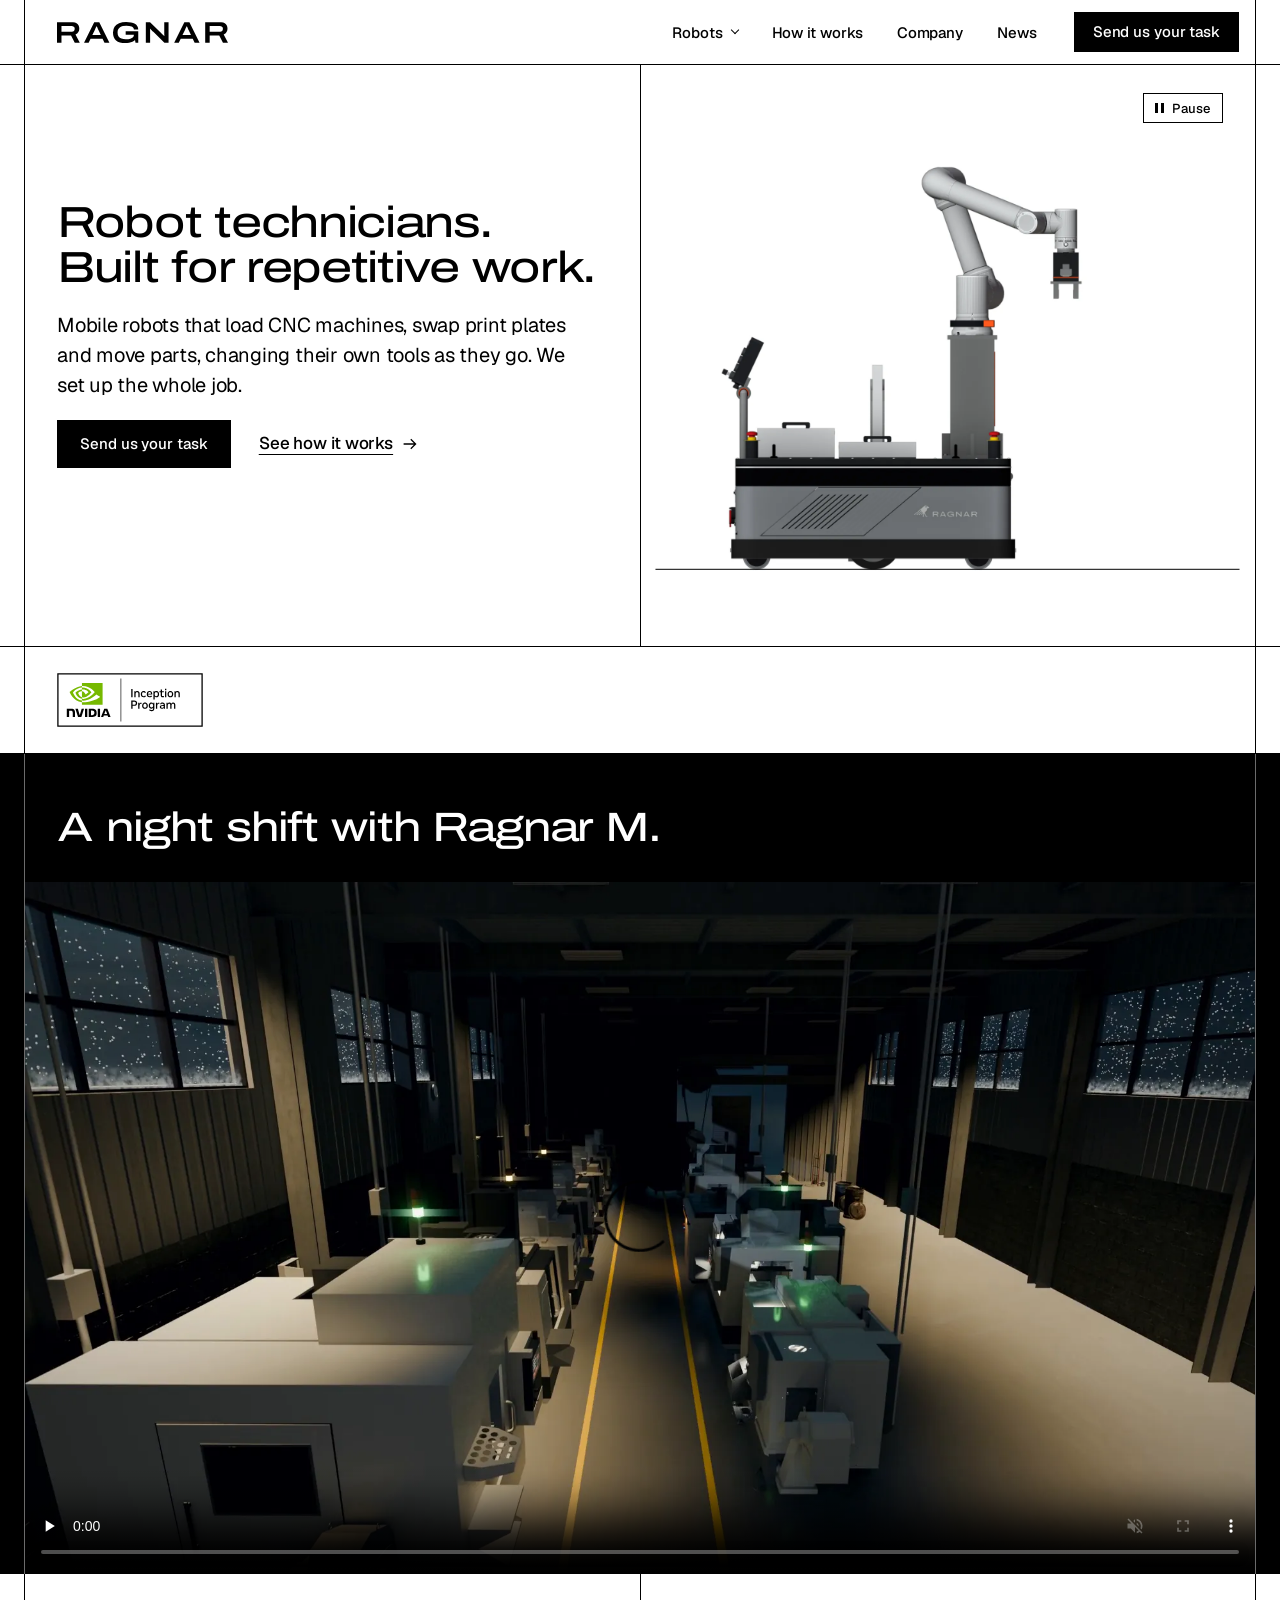
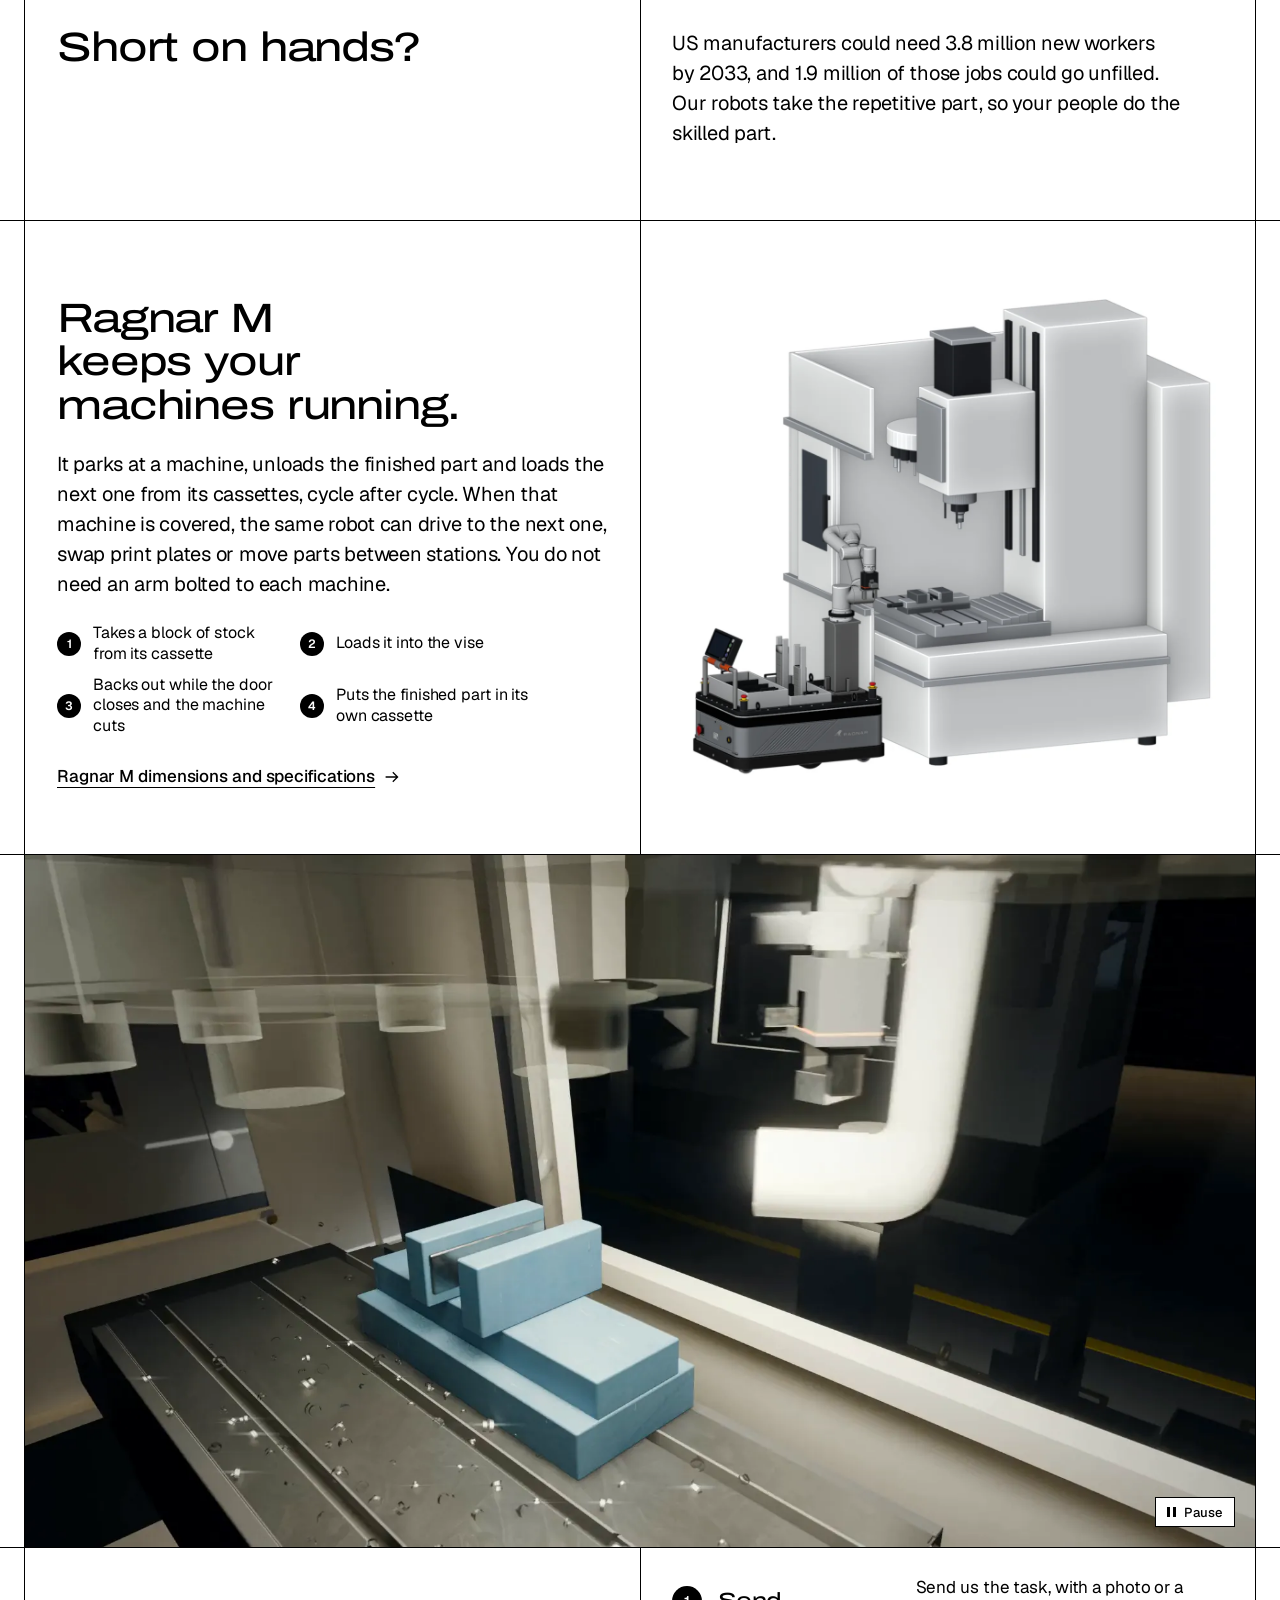
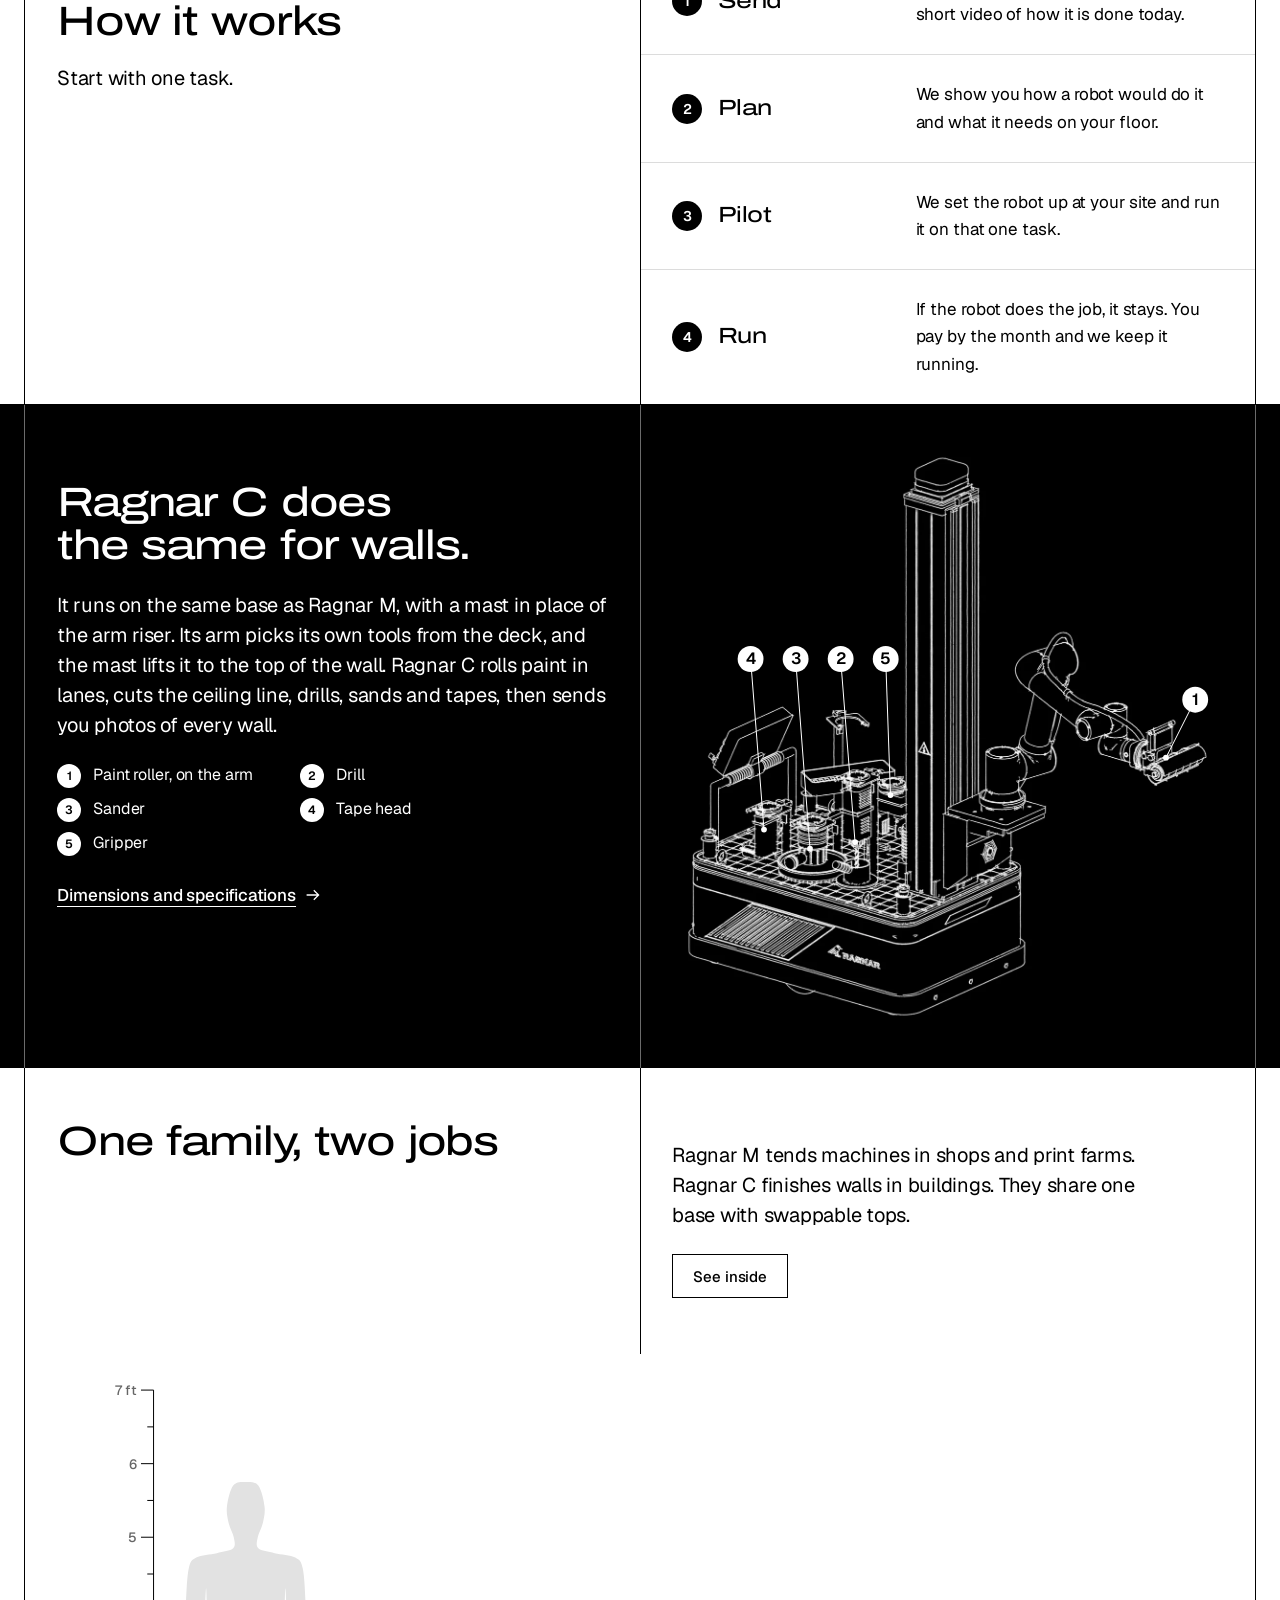
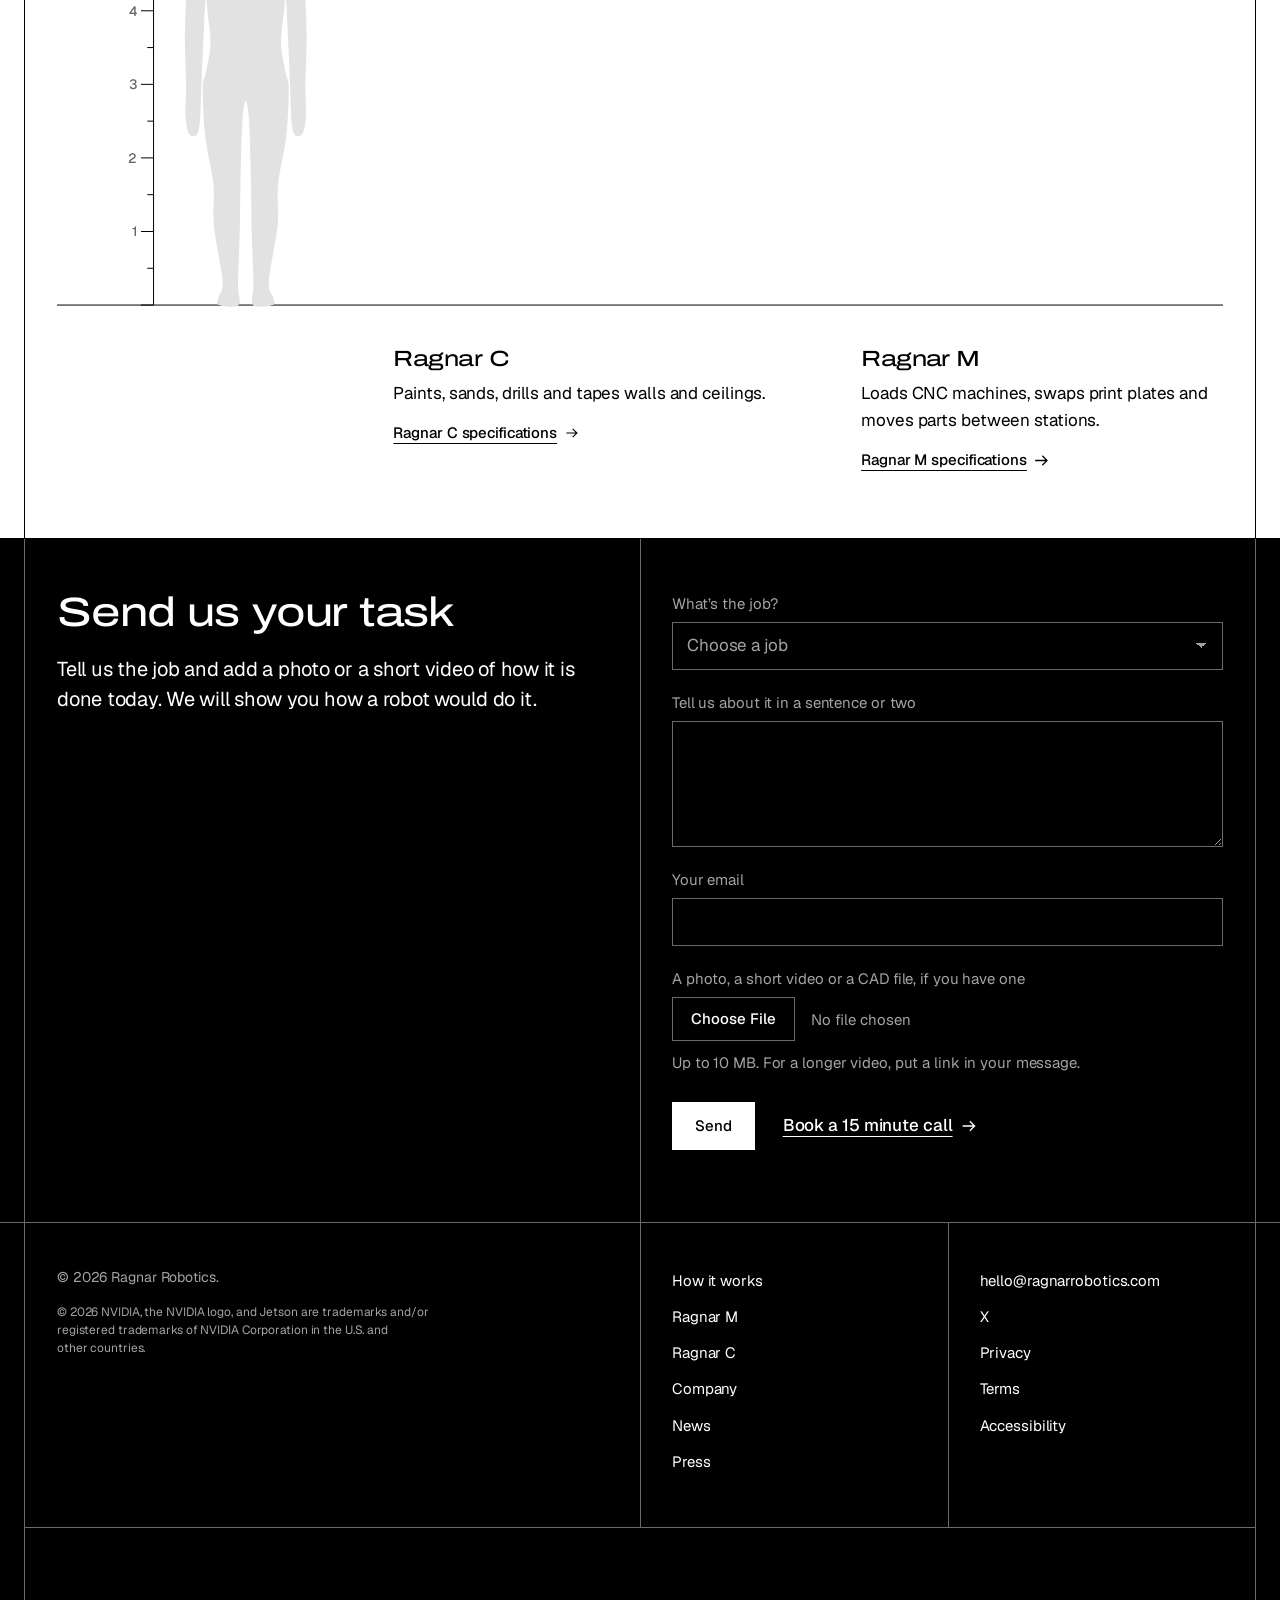
<file: index.html>
<!DOCTYPE html>
<html lang="en">
<head>
<meta charset="utf-8">
<meta name="viewport" content="width=device-width, initial-scale=1, viewport-fit=cover">
<title>Ragnar Robotics | Robot technicians for CNC machine tending</title>
<meta name="description" content="Ragnar Robotics builds mobile robot technicians that change their own tools. Ragnar M tends CNC mills, lathes and industrial 3D printers. In development.">
<link rel="canonical" href="https://ragnarrobotics.com/">
<meta name="msvalidate.01" content="516B04D5060AB87AB0973D9670C84481">
<meta name="referrer" content="strict-origin-when-cross-origin">
<meta name="theme-color" content="#ffffff">
<meta name="color-scheme" content="light">
<link rel="icon" href="favicon.ico" sizes="32x32">
<link rel="icon" href="favicon.svg" type="image/svg+xml">
<link rel="apple-touch-icon" href="apple-touch-icon.png">
<link rel="manifest" href="site.webmanifest">
<meta property="og:type" content="website">
<meta property="og:site_name" content="Ragnar Robotics">
<meta property="og:title" content="Ragnar Robotics | Robot technicians for CNC machine tending">
<meta property="og:description" content="Ragnar Robotics builds mobile robot technicians that change their own tools. Ragnar M tends CNC mills, lathes and industrial 3D printers. In development.">
<meta property="og:url" content="https://ragnarrobotics.com/">
<meta property="og:image" content="https://ragnarrobotics.com/assets/img/og_ragnar_family.jpg?v=8">
<meta property="og:image:width" content="1200">
<meta property="og:image:height" content="630">
<meta property="og:image:alt" content="Renderings of the Ragnar M and Ragnar C robots standing to scale next to a person outline and a height scale, under the words Robot technicians. Built for repetitive work.">
<meta name="twitter:card" content="summary_large_image">
<script type="application/ld+json">{"@context":"https://schema.org","@graph":[{"@type":"Organization","@id":"https://ragnarrobotics.com/#org","name":"Ragnar Robotics","url":"https://ragnarrobotics.com/","logo":"https://ragnarrobotics.com/icon-512.png","email":"hello@ragnarrobotics.com","foundingDate":"2025","founder":{"@id":"https://ragnarrobotics.com/company.html#founder"},"description":"Ragnar Robotics builds mobile robot technicians that change their own tools: Ragnar M for CNC machine tending and 3D printers, and Ragnar C for interior finishing, on one base. In development."},{"@type":"WebSite","@id":"https://ragnarrobotics.com/#site","name":"Ragnar Robotics","url":"https://ragnarrobotics.com/","publisher":{"@id":"https://ragnarrobotics.com/#org"}},{"@type":"Person","@id":"https://ragnarrobotics.com/company.html#founder","name":"Onat Cakici","jobTitle":"Founder","worksFor":{"@id":"https://ragnarrobotics.com/#org"},"alumniOf":{"@type":"CollegeOrUniversity","name":"Florida Institute of Technology"},"sameAs":["https://x.com/ragnarrobotics","https://www.linkedin.com/in/cakici/"]}]}</script>
<meta http-equiv="Content-Security-Policy" content="default-src 'self'; img-src 'self'; style-src 'self'; font-src 'self'; script-src 'self' https://static.cloudflareinsights.com; connect-src 'self' https://cloudflareinsights.com; object-src 'none'; base-uri 'self'; form-action 'self' https://formsubmit.co">
<link rel="preload" href="assets/fonts/archivo_wide.woff2" as="font" type="font/woff2" crossorigin>
<link rel="preload" href="assets/fonts/geist.woff2" as="font" type="font/woff2" crossorigin>
<link rel="preload" href="assets/img/m_loop_poster.webp?v=a44f7e67" as="image" type="image/webp" fetchpriority="high">
<link rel="stylesheet" href="assets/styles.css?v=r30">
<script src="assets/site.js?v=r11" defer></script>
</head>
<body>
<a class="skip" href="#main">Skip to content</a>
<nav class="menu" id="menu" aria-label="Menu" tabindex="-1">
  <p class="menu-h">Robots</p>
  <ul class="menu-bots"><li><a href="m.html"><img src="assets/img/nav_r2.webp?v=17aa3fb0" width="52" height="52" alt=""><span><b>Ragnar M</b><span>Machine shops</span></span></a></li><li><a href="c.html"><img src="assets/img/nav_r1.webp?v=844edc3c" width="52" height="52" alt=""><span><b>Ragnar C</b><span>Construction</span></span></a></li></ul>
  <ul>
    <li><a href="#how">How it works</a></li>
    <li><a href="company.html">Company</a></li>
    <li><a href="news.html">News</a></li>
  </ul>
  <a class="cta-m" href="#pilot">Send us your task</a>
</nav>
<header class="head">
  <div class="wrap">
    <a class="brand" href="#top"><img src="assets/brand/ragnar_wordmark.svg?v=613f972d" width="171" height="21" alt="Ragnar Robotics home"></a>
    <div class="head-r">
      <nav class="nav" aria-label="Main">
        <ul>
          <li class="dd"><button class="dd-btn" type="button" aria-expanded="false" aria-controls="robots-dd">Robots</button>
            <div class="dd-panel" id="robots-dd"><ul><li><a href="m.html"><img src="assets/img/nav_r2.webp?v=17aa3fb0" width="56" height="56" alt=""><span><b>Ragnar M</b><span>Machine shops</span></span></a></li><li><a href="c.html"><img src="assets/img/nav_r1.webp?v=844edc3c" width="56" height="56" alt=""><span><b>Ragnar C</b><span>Construction</span></span></a></li></ul><a class="dd-all" href="#family">Both, drawn to scale</a></div>
          </li>
          <li class="nav-how"><a href="#how">How it works</a></li>
          <li><a href="company.html">Company</a></li>
          <li><a href="news.html">News</a></li>
        </ul>
      </nav>
      <a class="cta" href="#pilot">Send us your task</a>
      <a class="menu-open" href="#menu">Menu</a>
      <a class="menu-x" href="#close">Close</a>
    </div>
  </div>
</header>
<main id="main">
  <section aria-labelledby="top-h">
    <div class="wrap g">
      <div class="c12 hero-copy">
        <h1 id="top-h"><span>Robot technicians.</span> <span>Built for repetitive work.</span></h1>
        <p class="lead">Mobile robots that load CNC machines, swap print plates and move parts, changing their own tools as they go. We set up the whole job.</p>
        <p class="actions"><a class="btn" href="#pilot">Send us your task</a><a class="tlink" href="#how">See how it works</a></p>
      </div>
      <div class="c34 vl hero-fig"><div class="hero-stage">
          <video class="hero-vid" muted loop playsinline preload="auto" poster="assets/img/m_loop_poster.webp?v=a44f7e67" width="1440" height="1280" aria-hidden="true"><source media="(min-width: 760px)" src="assets/video/m_loop.mp4?v=1bb8a286" type="video/mp4"><source src="assets/video/m_loop_m.mp4?v=1f05785a" type="video/mp4"></video>
          <svg class="dwg hero-dwg" viewBox="-730 -1728.9 2000 1921.8" role="img" aria-label="Side view of Ragnar M. Its arm lifts a part out of its cassette, holds it out at the machine and puts it back."><path class="gnd" d="M-790 0H1330"/><rect class="eye" x="401" y="-903.5" width="37.5" height="23" data-cx="419.8" data-cy="-892" data-hx="360" data-range="119.5"/></svg>
          <button class="vt" type="button" hidden><span class="vt-i" aria-hidden="true"></span><span class="vt-l">Pause</span></button>
        </div></div>
    </div>
  </section>
  <section class="proof" aria-label="Programs">
    <div class="wrap g">
      <ul class="c14 proof-list">
        <li><img src="assets/brand/nvidia-inception-program-badge.svg?v=ef473fe3" width="162" height="70" alt="NVIDIA Inception Program member" decoding="async"></li>
      </ul>
    </div>
  </section>
  <section class="inv reel" id="night" aria-labelledby="night-h">
    <div class="wrap g">
      <div class="c14 sh"><h2 id="night-h">A night shift with Ragnar M.</h2></div>
      <div class="c14 flush reel-fig"><video controls muted playsinline preload="none" poster="assets/img/m_film_1920.webp?v=6c00feb9" width="1920" height="1080" aria-label="Concept film: Ragnar M wakes up in the dark shop, takes tonight's queue in plain English and heads to the machines."><source media="(min-width: 760px)" src="assets/video/m_film.mp4?v=7d64834a" type="video/mp4"><source src="assets/video/m_film_m.mp4?v=e60b5c4e" type="video/mp4"></video></div>
    </div>
  </section>
  <section id="where" aria-labelledby="why-h">
    <div class="wrap g">
      <div class="c12 sh"><h2 id="why-h">Short on hands?</h2></div>
      <div class="c34 vlx bd">
        <p class="lead">US manufacturers could need 3.8 million new workers by 2033, and 1.9 million of those jobs could go unfilled. Our robots take the repetitive part, so your people do the skilled part.</p>
      </div>
    </div>
  </section>
  <section id="r2" aria-labelledby="r2-h">
    <div class="wrap">
      <div class="g">
        <div class="c12 plate-copy">
          <h2 id="r2-h">Ragnar M keeps your machines running.</h2>
          <p class="lead">It parks at a machine, unloads the finished part and loads the next one from its cassettes, cycle after cycle. When that machine is covered, the same robot can drive to the next one, swap print plates or move parts between stations. You do not need an arm bolted to each machine.</p>
          <ol class="sk-key">
            <li>Takes a block of stock from its cassette</li>
            <li>Loads it into the vise</li>
            <li>Backs out while the door closes and the machine cuts</li>
            <li>Puts the finished part in its own cassette</li>
          </ol>
          <a class="tlink" href="m.html">Ragnar M dimensions and specifications</a>
        </div>
        <div class="c34 vl plate-fig"><video class="plate-vid" muted loop playsinline preload="none" poster="assets/img/m_cnc_poster.webp?v=96a8aa4a" width="1200" height="1088" aria-label="Ragnar M takes a block of stock from its cassette and loads it into the vise of a CNC mill. It backs out, the door closes and the machine cuts a pocket. The door opens and the robot puts the finished part in its own cassette."><source media="(min-width: 760px)" src="assets/video/m_cnc.mp4?v=979ac08c" type="video/mp4"><source src="assets/video/m_cnc_m.mp4?v=3442bc0e" type="video/mp4"></video></div>
      </div>
    </div>
  </section>
  <section class="band" aria-label="Ragnar M at work">
    <div class="wrap"><video muted loop playsinline preload="none" poster="assets/img/m_night_1920.webp?v=b718e8f0" width="1920" height="1080" aria-label="Ragnar M carries a block of stock into a CNC mill, loads it into the vise, the machine cuts it and the robot checks the finished part."><source media="(min-width: 760px)" src="assets/video/m_night.mp4?v=40899867" type="video/mp4"><source src="assets/video/m_night_m.mp4?v=563a99e4" type="video/mp4"></video><button class="vt" type="button" hidden><span class="vt-i" aria-hidden="true"></span><span class="vt-l">Pause</span></button></div>
  </section>
  <section id="how" aria-labelledby="how-h">
    <div class="wrap g">
      <div class="c12 sh">
        <h2 id="how-h">How it works</h2>
        <p class="lead">Start with one task.</p>
      </div>
      <dl class="c34 vlx flush steps numbered">
        <div><dt>Send</dt><dd>Send us the task, with a photo or a short video of how it is done today.</dd></div>
        <div><dt>Plan</dt><dd>We show you how a robot would do it and what it needs on your floor.</dd></div>
        <div><dt>Pilot</dt><dd>We set the robot up at your site and run it on that one task.</dd></div>
        <div><dt>Run</dt><dd>If the robot does the job, it stays. You pay by the month and we keep it running.</dd></div>
      </dl>
    </div>
  </section>
  <section class="inv" id="r1" aria-labelledby="r1-h">
    <div class="wrap">
      <div class="g">
        <div class="c12 plate-copy">
          <h2 id="r1-h">Ragnar C does the same for walls.</h2>
          <p class="lead">It runs on the same base as Ragnar M, with a mast in place of the arm riser. Its arm picks its own tools from the deck, and the mast lifts it to the top of the wall. Ragnar C rolls paint in lanes, cuts the ceiling line, drills, sands and tapes, then sends you photos of every wall.</p>
          <ol class="sk-key">
            <li>Paint roller, on the arm</li>
            <li>Drill</li>
            <li>Sander</li>
            <li>Tape head</li>
            <li>Gripper</li>
          </ol>
          <a class="tlink" href="c.html">Dimensions and specifications</a>
        </div>
        <div class="c34 vl plate-fig"><svg class="dwg sk" viewBox="0 0 1150 1235" role="img" aria-label="Line drawing of Ragnar C with its tools numbered: 1 paint roller on the arm, 2 drill, 3 sander, 4 tape head, 5 gripper. The sprayer docks behind the mast."><image href="assets/img/r1_sketch.webp?v=0828c47e" x="0" y="0" width="1150" height="1235"/><path d="M1092 540L1031 661"/><circle class="dot" cx="1031" cy="661" r="6"/><g class="bl"><circle cx="1092" cy="540" r="27"/><text x="1092" y="551">1</text></g><path d="M352 455L382 837"/><circle class="dot" cx="382" cy="837" r="6"/><g class="bl"><circle cx="352" cy="455" r="27"/><text x="352" y="466">2</text></g><path d="M258 455L288 851"/><circle class="dot" cx="288" cy="851" r="6"/><g class="bl"><circle cx="258" cy="455" r="27"/><text x="258" y="466">3</text></g><path d="M164 455L192 811"/><circle class="dot" cx="192" cy="811" r="6"/><g class="bl"><circle cx="164" cy="455" r="27"/><text x="164" y="466">4</text></g><path d="M446 455L456 739"/><circle class="dot" cx="456" cy="739" r="6"/><g class="bl"><circle cx="446" cy="455" r="27"/><text x="446" y="466">5</text></g></svg></div>
      </div>
    </div>
  </section>
  <section id="family" aria-labelledby="fam-h">
    <div class="wrap g">
      <div class="c12 sh">
        <h2 id="fam-h">One family, two jobs</h2>
      </div>
      <div class="c34 vlx sh fam-intro">
        <p class="lead">Ragnar M tends machines in shops and print farms. Ragnar C finishes walls in buildings. They share one base with swappable tops.</p>
        <button class="scan-btn" type="button" aria-pressed="false" aria-controls="fam-fig" hidden>See inside</button>
      </div>
      <div class="c14 fam">
<div class="fam-fig" id="fam-fig">
<svg class="dwg fam-back" viewBox="0 -2250 4831 2330" aria-hidden="true"><path d="M0 0H4831"/><path d="M400 0V-2133.6"/><path d="M348 0H400"/><path d="M374 -152.4H400"/><path d="M348 -304.8H400"/><text class="rl" x="330" y="-304.8">1</text><path d="M374 -457.2H400"/><path d="M348 -609.6H400"/><text class="rl" x="330" y="-609.6">2</text><path d="M374 -762H400"/><path d="M348 -914.4H400"/><text class="rl" x="330" y="-914.4">3</text><path d="M374 -1066.8H400"/><path d="M348 -1219.2H400"/><text class="rl" x="330" y="-1219.2">4</text><path d="M374 -1371.6H400"/><path d="M348 -1524H400"/><text class="rl" x="330" y="-1524">5</text><path d="M374 -1676.4H400"/><path d="M348 -1828.8H400"/><text class="rl" x="330" y="-1828.8">6</text><path d="M374 -1981.2H400"/><path d="M348 -2133.6H400"/><text class="rl" x="330" y="-2133.6">7 ft</text><path class="person" d="M782.0 -1753.0C799.3 -1753.0 821.0 -1755.2 834.0 -1738.0C847.0 -1720.8 857.0 -1676.3 860.0 -1650.0C863.0 -1623.7 856.7 -1600.8 852.0 -1580.0C847.3 -1559.2 835.0 -1542.0 832.0 -1525.0C829.0 -1508.0 822.3 -1489.2 834.0 -1478.0C845.7 -1466.8 876.5 -1464.3 902.0 -1458.0C927.5 -1451.7 967.7 -1450.5 987.0 -1440.0C1006.3 -1429.5 1010.8 -1426.7 1018.0 -1395.0C1025.2 -1363.3 1027.3 -1300.8 1030.0 -1250.0C1032.7 -1199.2 1034.2 -1148.3 1034.0 -1090.0C1033.8 -1031.7 1029.3 -950.0 1029.0 -900.0C1028.7 -850.0 1033.8 -821.3 1032.0 -790.0C1030.2 -758.7 1025.7 -726.3 1018.0 -712.0C1010.3 -697.7 993.7 -696.0 986.0 -704.0C978.3 -712.0 975.3 -727.3 972.0 -760.0C968.7 -792.7 968.3 -845.0 966.0 -900.0C963.7 -955.0 960.7 -1031.7 958.0 -1090.0C955.3 -1148.3 952.0 -1213.0 950.0 -1250.0C948.0 -1287.0 947.3 -1315.3 946.0 -1312.0C944.7 -1308.7 945.0 -1267.8 942.0 -1230.0C939.0 -1192.2 927.0 -1130.0 928.0 -1085.0C929.0 -1040.0 942.7 -990.8 948.0 -960.0C953.3 -929.2 959.7 -943.3 960.0 -900.0C960.3 -856.7 957.3 -766.7 950.0 -700.0C942.7 -633.3 922.0 -561.7 916.0 -500.0C910.0 -438.3 920.3 -396.7 914.0 -330.0C907.7 -263.3 881.0 -150.0 878.0 -100.0C875.0 -50.0 893.3 -46.7 896.0 -30.0C898.7 -13.3 908.0 -5.0 894.0 0.0C880.0 5.0 825.3 15.0 812.0 0.0C798.7 -15.0 815.0 -35.0 814.0 -90.0C813.0 -145.0 807.7 -261.7 806.0 -330.0C804.3 -398.3 805.7 -428.3 804.0 -500.0C802.3 -571.7 799.7 -702.5 796.0 -760.0C792.3 -817.5 786.7 -845.0 782.0 -845.0C777.3 -845.0 771.7 -817.5 768.0 -760.0C764.3 -702.5 761.7 -571.7 760.0 -500.0C758.3 -428.3 759.7 -398.3 758.0 -330.0C756.3 -261.7 751.0 -145.0 750.0 -90.0C749.0 -35.0 765.3 -15.0 752.0 0.0C738.7 15.0 684.0 5.0 670.0 0.0C656.0 -5.0 665.3 -13.3 668.0 -30.0C670.7 -46.7 689.0 -50.0 686.0 -100.0C683.0 -150.0 656.3 -263.3 650.0 -330.0C643.7 -396.7 654.0 -438.3 648.0 -500.0C642.0 -561.7 621.3 -633.3 614.0 -700.0C606.7 -766.7 603.7 -856.7 604.0 -900.0C604.3 -943.3 610.7 -929.2 616.0 -960.0C621.3 -990.8 635.0 -1040.0 636.0 -1085.0C637.0 -1130.0 625.0 -1192.2 622.0 -1230.0C619.0 -1267.8 619.3 -1308.7 618.0 -1312.0C616.7 -1315.3 616.0 -1287.0 614.0 -1250.0C612.0 -1213.0 608.7 -1148.3 606.0 -1090.0C603.3 -1031.7 600.3 -955.0 598.0 -900.0C595.7 -845.0 595.3 -792.7 592.0 -760.0C588.7 -727.3 585.7 -712.0 578.0 -704.0C570.3 -696.0 553.7 -697.7 546.0 -712.0C538.3 -726.3 533.8 -758.7 532.0 -790.0C530.2 -821.3 535.3 -850.0 535.0 -900.0C534.7 -950.0 530.2 -1031.7 530.0 -1090.0C529.8 -1148.3 531.3 -1199.2 534.0 -1250.0C536.7 -1300.8 538.8 -1363.3 546.0 -1395.0C553.2 -1426.7 557.7 -1429.5 577.0 -1440.0C596.3 -1450.5 636.5 -1451.7 662.0 -1458.0C687.5 -1464.3 718.3 -1466.8 730.0 -1478.0C741.7 -1489.2 735.0 -1508.0 732.0 -1525.0C729.0 -1542.0 716.7 -1559.2 712.0 -1580.0C707.3 -1600.8 701.0 -1623.7 704.0 -1650.0C707.0 -1676.3 717.0 -1720.8 730.0 -1738.0C743.0 -1755.2 764.7 -1753.0 782.0 -1753.0Z"/><text class="nm" x="1944" y="40">Ragnar C</text><text class="nm" x="3882" y="40">Ragnar M</text></svg>
<img class="fam-bot fam-r1" src="assets/img/r1_side_1x.webp?v=bb897d56" srcset="assets/img/r1_side_1x.webp?v=bb897d56 550w, assets/img/r1_side_2x.webp?v=d3c9b9ea 1100w" sizes="(min-width: 900px) calc(min(1440px, 100vw - 48px) * 0.34), calc((100vw - 40px) * 0.34)" width="1100" height="1249" alt="Ragnar C, the interior finishing robot, holding its paint roller beside its mast" loading="lazy" decoding="async">
<img class="fam-bot fam-r2" src="assets/img/r2_side_1x.webp?v=515608bd" srcset="assets/img/r2_side_1x.webp?v=515608bd 410w, assets/img/r2_side_2x.webp?v=0dc12385 821w" sizes="(min-width: 900px) calc(min(1440px, 100vw - 48px) * 0.2), calc((100vw - 40px) * 0.2)" width="821" height="917" alt="Ragnar M, the CNC machine tending robot, with its arm on a fixed riser and part cassettes on its deck" loading="lazy" decoding="async">
<div class="fam-xl" aria-hidden="true">
<img class="fam-xi fam-r1" src="assets/img/r1_xray_1x.webp?v=66ee1819" srcset="assets/img/r1_xray_1x.webp?v=66ee1819 550w, assets/img/r1_xray_2x.webp?v=03ed4495 1100w" sizes="(min-width: 900px) calc(min(1440px, 100vw - 48px) * 0.34), calc((100vw - 40px) * 0.34)" width="1100" height="1249" alt="" loading="lazy" decoding="async">
<img class="fam-xi fam-r2" src="assets/img/r2_xray_1x.webp?v=ce2a354b" srcset="assets/img/r2_xray_1x.webp?v=ce2a354b 410w, assets/img/r2_xray_2x.webp?v=3e7c03de 821w" sizes="(min-width: 900px) calc(min(1440px, 100vw - 48px) * 0.2), calc((100vw - 40px) * 0.2)" width="821" height="917" alt="" loading="lazy" decoding="async">
</div>
<svg class="dwg fam-front" viewBox="0 -2250 4831 2330" aria-hidden="true"><rect class="eye" x="2360.7" y="-1961.5" width="37.5" height="23" data-cx="2379.4" data-cy="-1950" data-hx="2330.4" data-range="98"/><rect class="eye" x="4283.7" y="-903.5" width="37.5" height="23" data-cx="4302.4" data-cy="-892" data-hx="4242.7" data-range="119.5"/></svg>
<div class="fam-scan" aria-hidden="true"></div>
</div>
<div class="fam-labels">
<div class="fam-0" aria-hidden="true"></div>
<div class="fam-l"><h3>Ragnar C</h3><div class="fam-job"><p>Paints, sands, drills and tapes walls and ceilings.</p></div><a class="tlink fam-more" href="c.html#specs">Ragnar C specifications</a></div>
<div class="fam-l"><h3>Ragnar M</h3><div class="fam-job"><p>Loads CNC machines, swaps print plates and moves parts between stations.</p></div><a class="tlink fam-more" href="m.html">Ragnar M specifications</a></div>
</div>
      </div>
    </div>
  </section>
  <section class="inv" id="pilot" aria-labelledby="pilot-h">
    <div class="wrap g">
      <div class="c12 sh task-intro">
        <h2 id="pilot-h">Send us your task</h2>
        <p class="lead">Tell us the job and add a photo or a short video of how it is done today. We will show you how a robot would do it.</p>
      </div>
      <form class="c34 vlx bd task" action="https://formsubmit.co/hello@ragnarrobotics.com" method="POST" enctype="multipart/form-data">
        <input type="hidden" name="_subject" value="New task from ragnarrobotics.com">
        <input type="hidden" name="_next" value="https://ragnarrobotics.com/thanks.html">
        <input type="hidden" name="_captcha" value="false">
        <input type="hidden" name="_template" value="table">
        <input class="hp" type="text" name="_honey" tabindex="-1" autocomplete="off" aria-hidden="true">
        <label class="tf"><span>What&rsquo;s the job?</span>
          <select name="Job" required>
            <option value="" selected disabled>Choose a job</option>
            <option>Load and unload a CNC machine</option>
            <option>Swap plates on 3D printers</option>
            <option>Move parts between stations</option>
            <option>Paint walls and ceilings</option>
            <option>Something else</option>
          </select>
        </label>
        <label class="tf"><span>Tell us about it in a sentence or two</span><textarea name="Task" rows="4" required></textarea></label>
        <label class="tf"><span>Your email</span><input type="email" name="email" autocomplete="email" required></label>
        <label class="tf"><span>A photo, a short video or a CAD file, if you have one</span><input type="file" name="attachment" accept="image/*,video/*,.stl,.step,.stp,.pdf"></label>
        <p class="fine">Up to 10&nbsp;MB. For a longer video, put a link in your message.</p>
        <p class="actions"><button class="btn" type="submit">Send</button><a class="tlink" href="https://calendly.com/ragnarrobotics/intro" rel="noopener">Book a 15&nbsp;minute call</a></p>
      </form>
    </div>
  </section>
</main>
<footer class="foot inv sep">
  <div class="wrap">
    <div class="g foot-top">
      <div class="c12 foot-legal">
        <p>© 2026 Ragnar Robotics.</p>
        <p class="foot-tm">&copy; 2026 NVIDIA, the NVIDIA logo, and Jetson are trademarks and/or registered trademarks of NVIDIA Corporation in the U.S. and other countries.</p>
      </div>
      <nav class="c3 vlx foot-nav" aria-label="Site">
        <ul class="foot-links">
          <li><a href="#how">How it works</a></li>
          <li><a href="m.html">Ragnar M</a></li><li><a href="c.html">Ragnar C</a></li>
          <li><a href="company.html">Company</a></li>
          <li><a href="news.html">News</a></li>
          <li><a href="press.html">Press</a></li>
        </ul>
      </nav>
      <nav class="c4 vlx foot-nav" aria-label="Contact and legal">
        <ul class="foot-links">
          <li class="wide"><a href="mailto:hello@ragnarrobotics.com">hello@ragnarrobotics.com</a></li>
          <li><a href="https://x.com/ragnarrobotics" rel="me noopener" aria-label="Ragnar Robotics on X">X</a></li>
          <li><a href="privacy.html">Privacy</a></li>
          <li><a href="terms.html">Terms</a></li>
          <li><a href="terms.html#accessibility">Accessibility</a></li>
        </ul>
      </nav>
    </div>
    <div class="foot-mark"><img src="assets/brand/ragnar_on_dark.svg?v=767340fc" width="556" height="101" alt="Ragnar Robotics" loading="lazy" decoding="async"></div>
  </div>
</footer>
<script type="module" src="https://static.cloudflareinsights.com/beacon.min.js" data-cf-beacon='{"token": "46b439e327c74472a907cba465087139"}'></script>
</body>
</html>
</file>
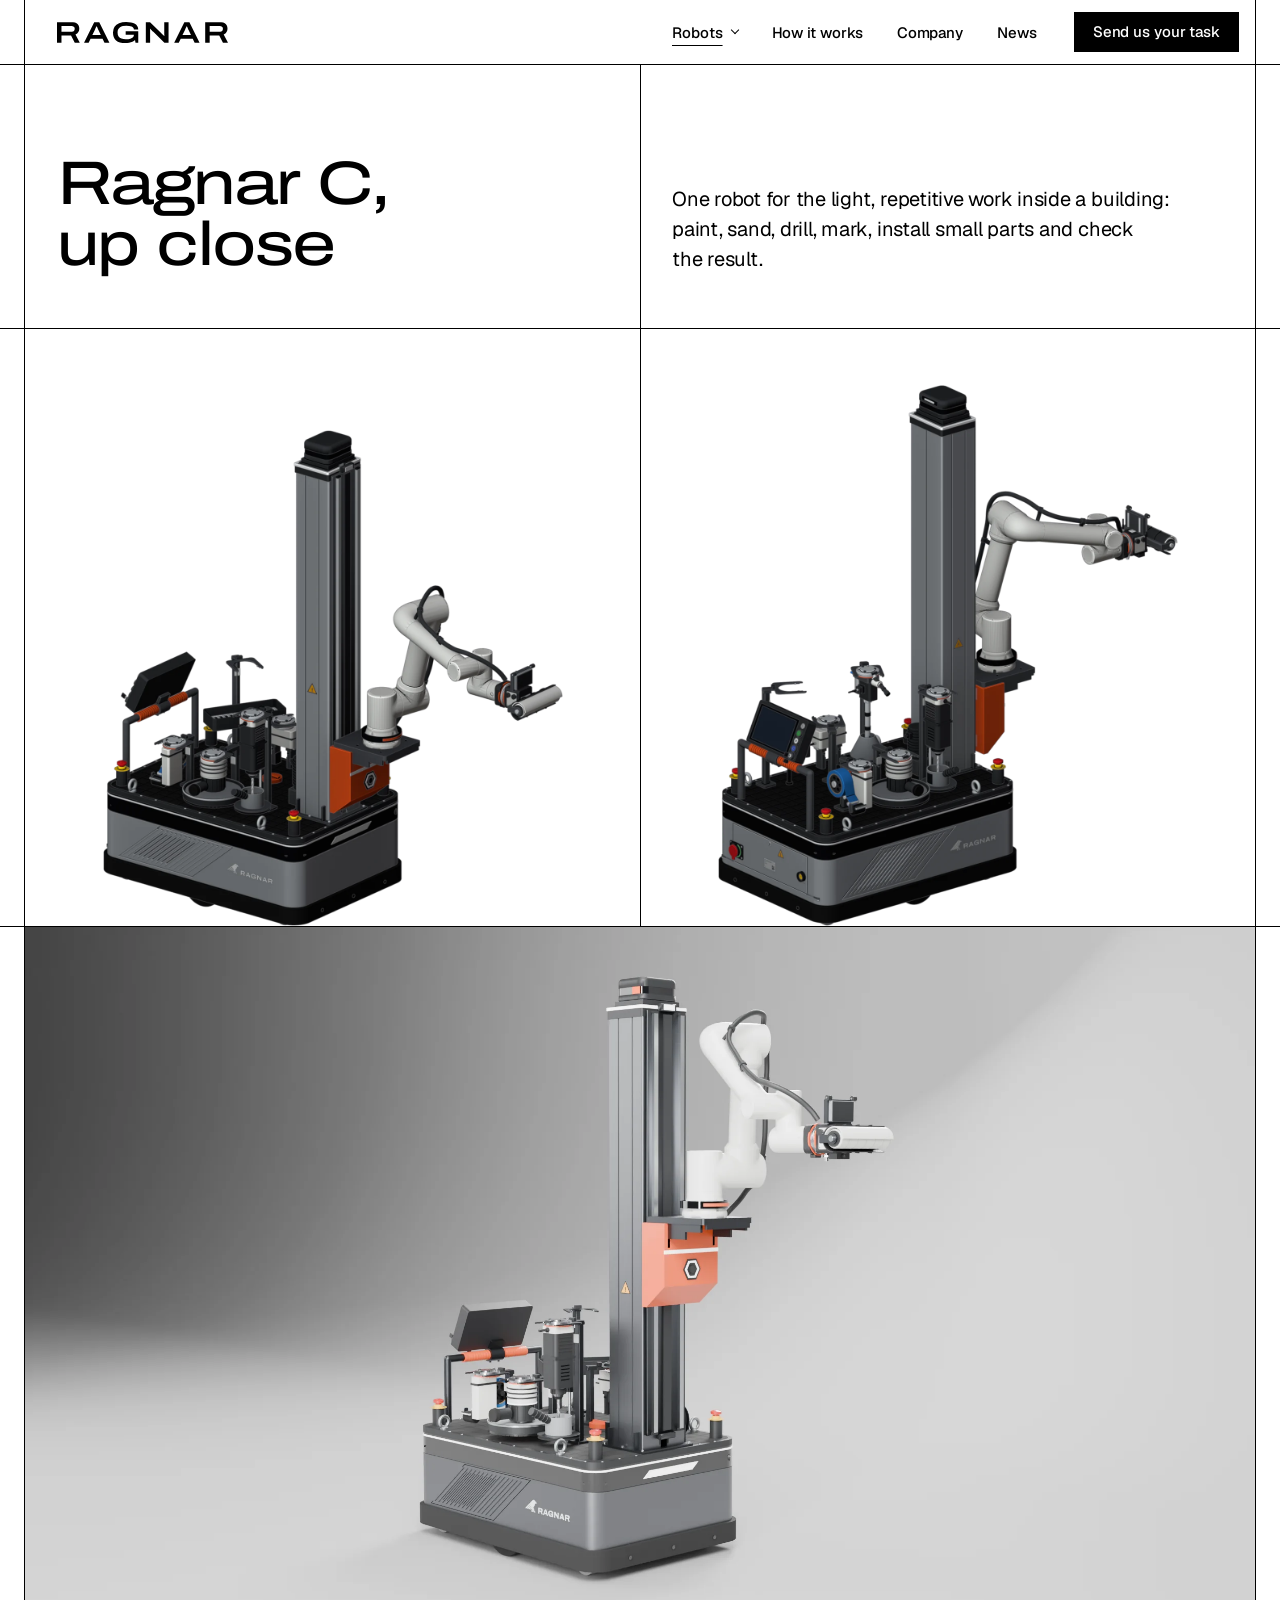
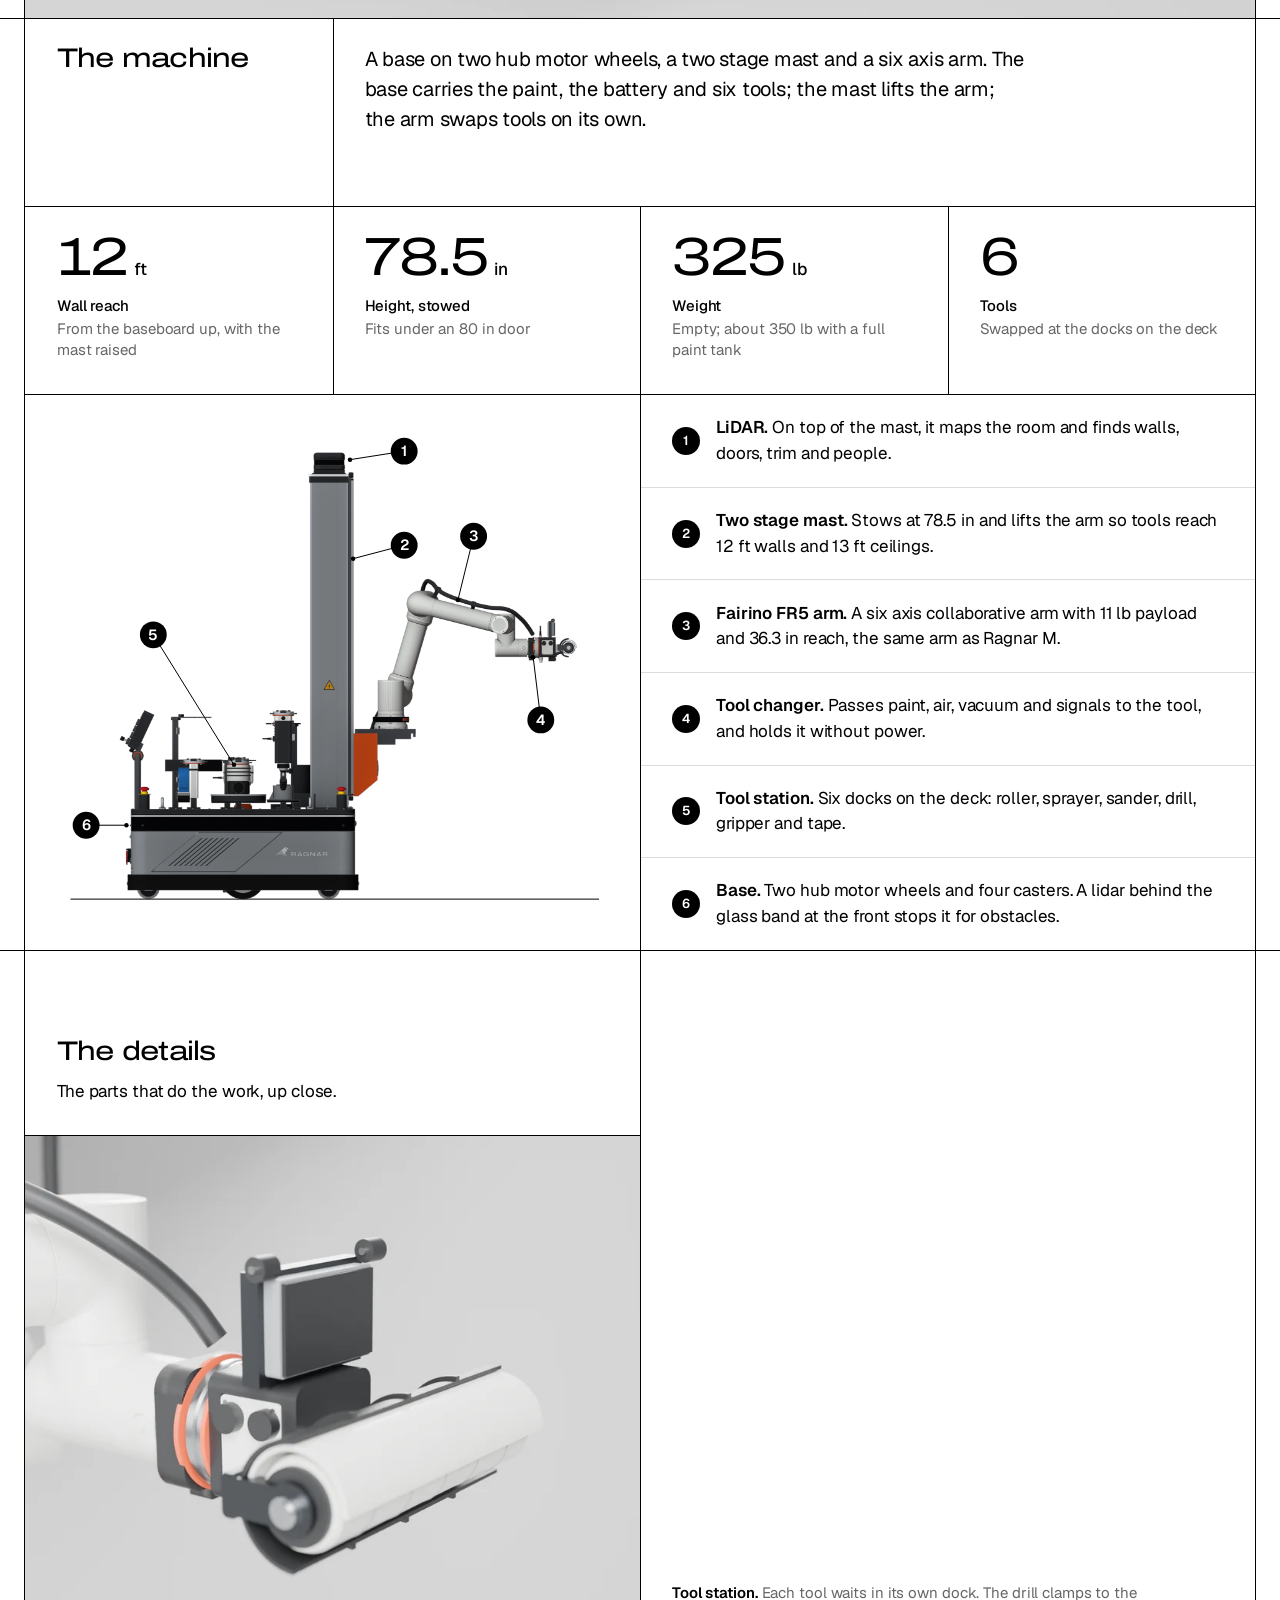
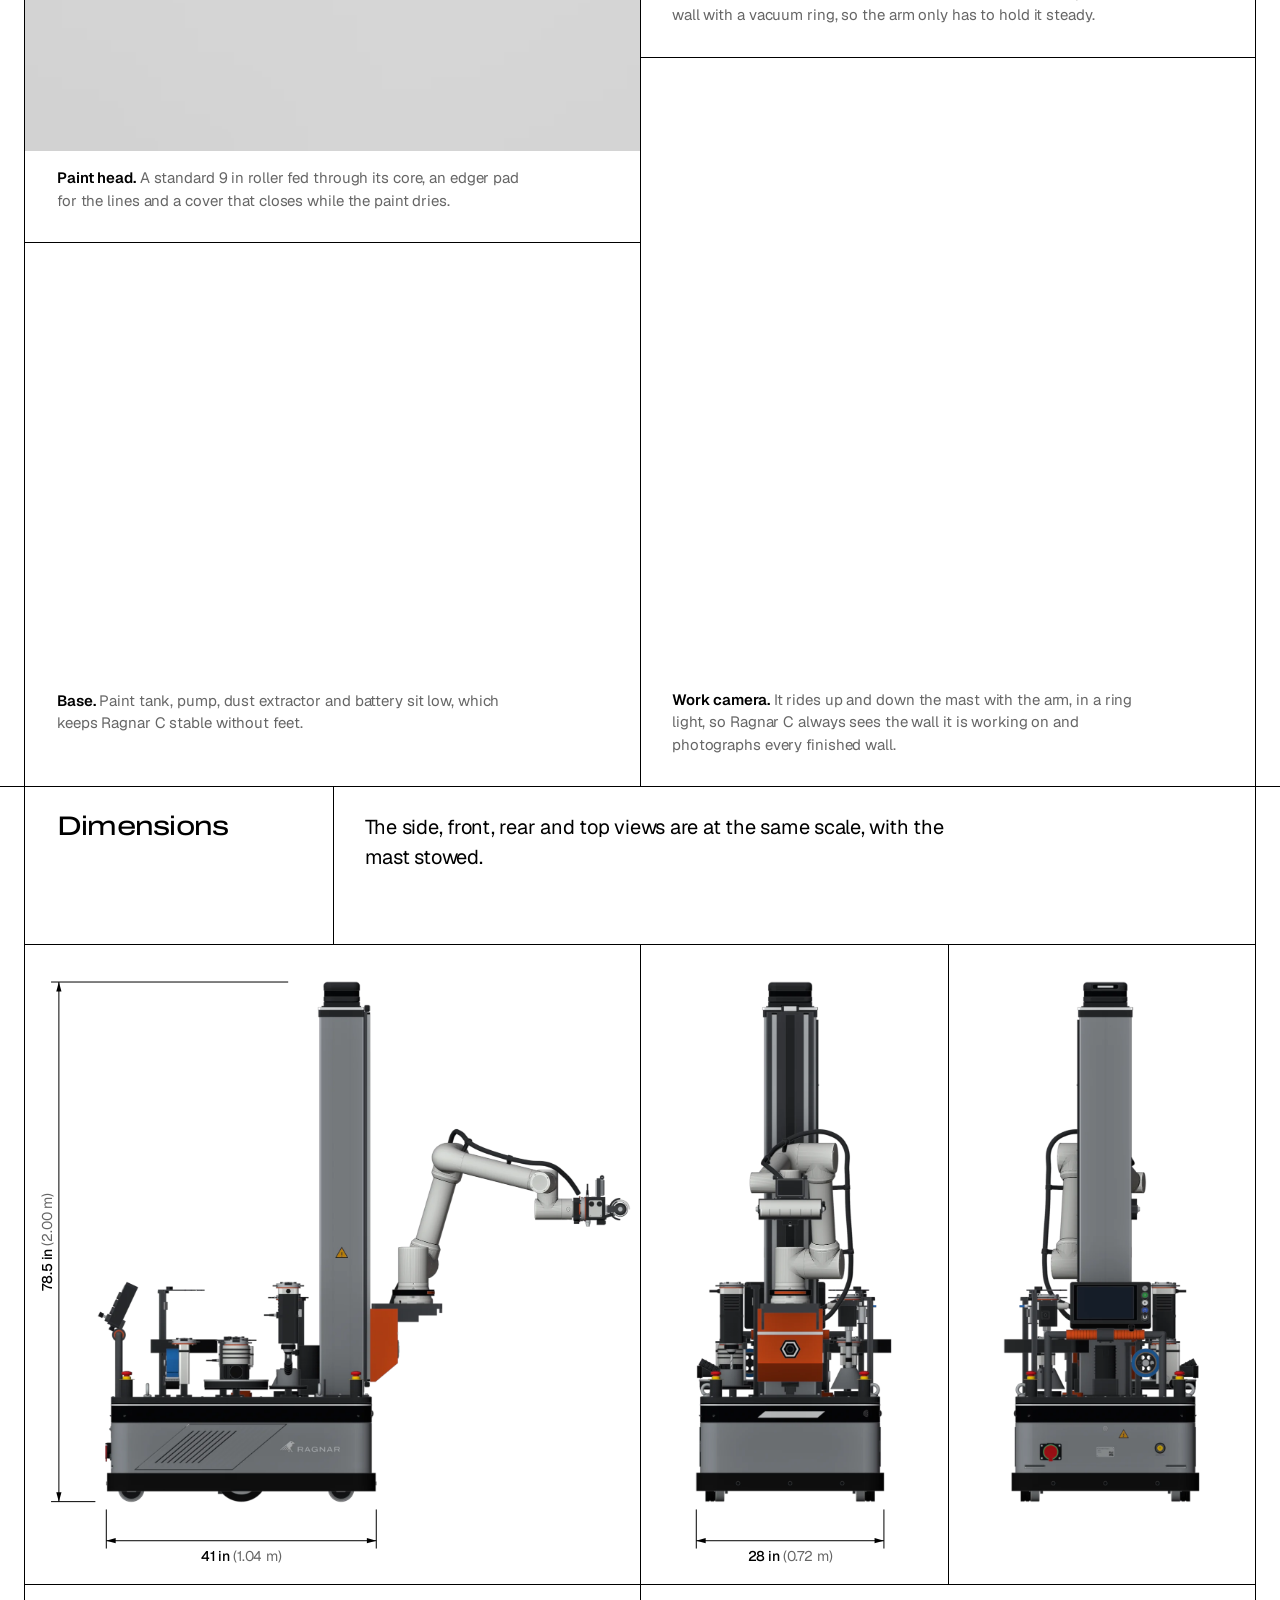
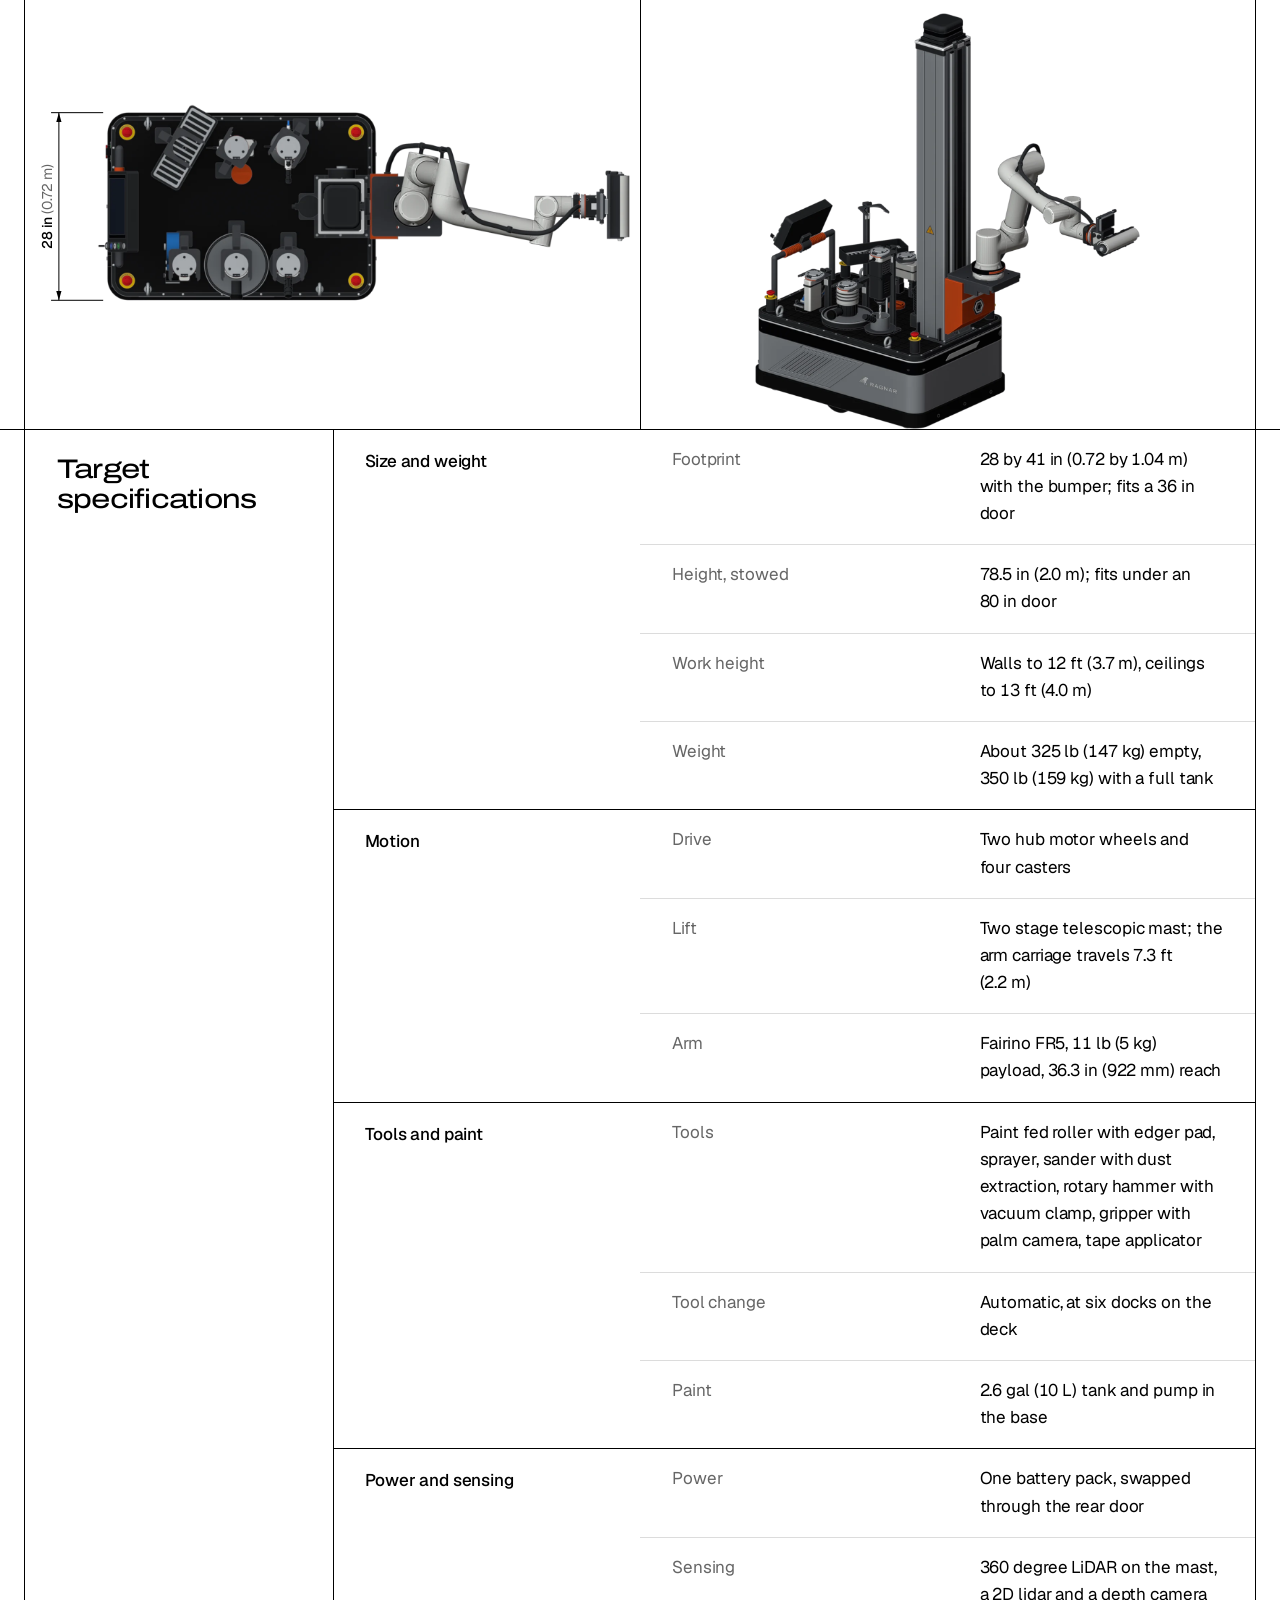
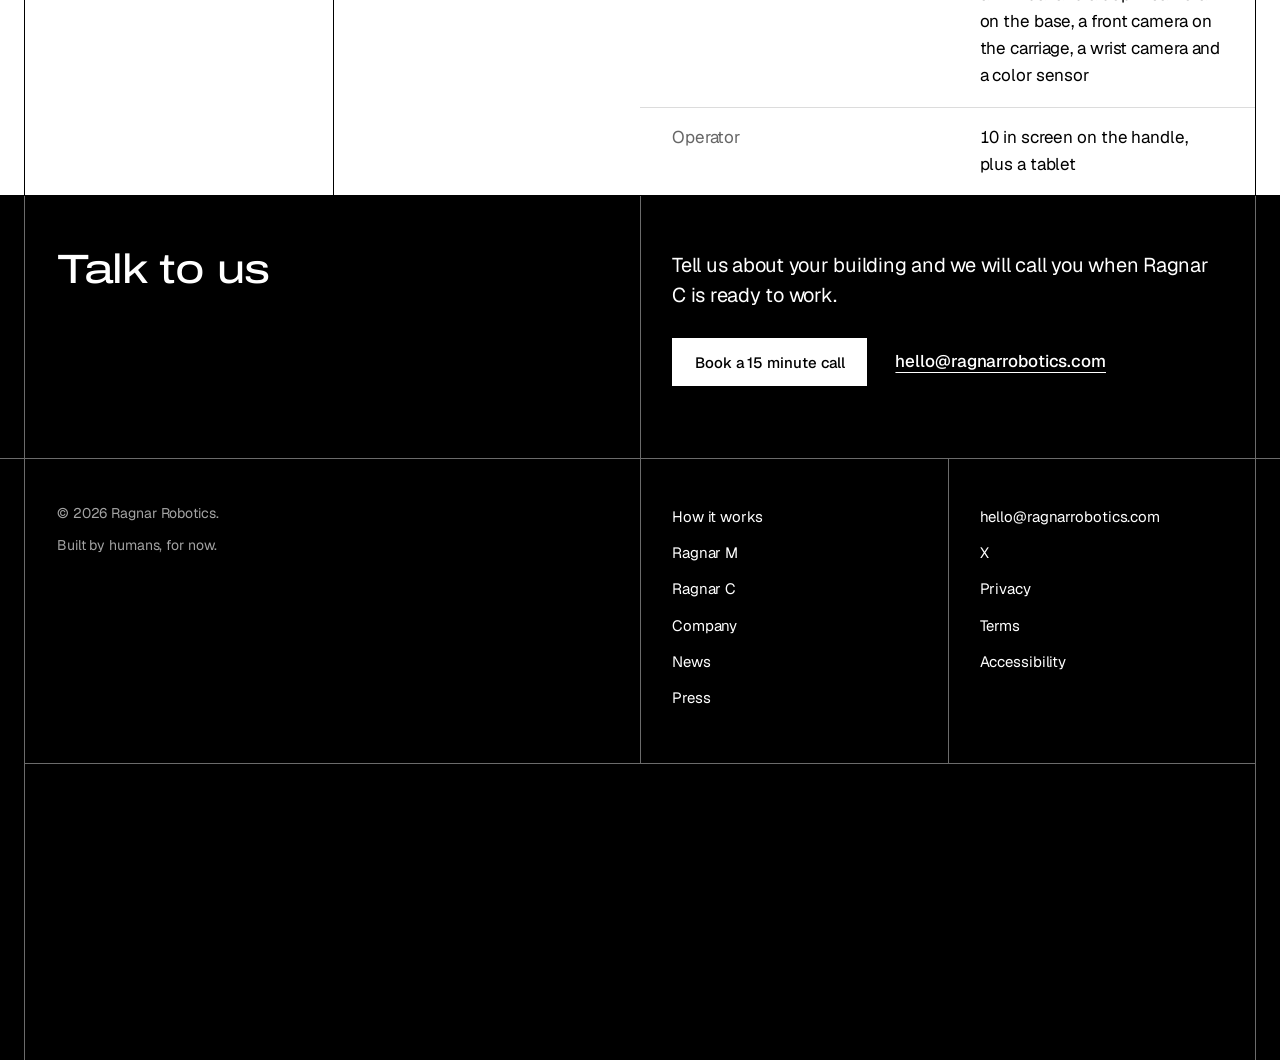
<file: c.html>
<!DOCTYPE html>
<html lang="en">
<head>
<meta charset="utf-8">
<meta name="viewport" content="width=device-width, initial-scale=1, viewport-fit=cover">
<title>Ragnar C, the interior finishing robot: specs and tools | Ragnar Robotics</title>
<meta name="description" content="How Ragnar C is built: a base on two hub motor wheels, a two stage mast and a six axis arm with an onboard station of six tools. Paints, sands, drills and more, to 12 ft.">
<link rel="canonical" href="https://ragnarrobotics.com/c.html">
<meta name="referrer" content="strict-origin-when-cross-origin">
<meta name="theme-color" content="#ffffff">
<meta name="color-scheme" content="light">
<link rel="icon" href="favicon.ico" sizes="32x32">
<link rel="icon" href="favicon.svg" type="image/svg+xml">
<link rel="apple-touch-icon" href="apple-touch-icon.png">
<link rel="manifest" href="site.webmanifest">
<meta property="og:type" content="website">
<meta property="og:site_name" content="Ragnar Robotics">
<meta property="og:title" content="Ragnar C, the interior finishing robot: specs and tools | Ragnar Robotics">
<meta property="og:description" content="How Ragnar C is built: a base on two hub motor wheels, a two stage mast and a six axis arm with an onboard station of six tools. Paints, sands, drills and more, to 12 ft.">
<meta property="og:url" content="https://ragnarrobotics.com/c.html">
<meta property="og:image" content="https://ragnarrobotics.com/assets/img/og_ragnar_r1.jpg?v=5">
<meta property="og:image:width" content="1200">
<meta property="og:image:height" content="630">
<meta property="og:image:alt" content="Ragnar C, the interior finishing robot, drawn from the CAD model in side view, next to its name and the words: Paints, sands, drills and tapes walls and ceilings.">
<meta name="twitter:card" content="summary_large_image">
<script type="application/ld+json">{"@context":"https://schema.org","@graph":[{"@type":"ItemPage","@id":"https://ragnarrobotics.com/c.html","url":"https://ragnarrobotics.com/c.html","name":"Ragnar C, the interior finishing robot","description":"How Ragnar C is built: a base on two hub motor wheels, a two stage mast and a six axis arm with an onboard station of six tools. Paints, sands, drills and more, to 12 ft.","primaryImageOfPage":{"@type":"ImageObject","url":"https://ragnarrobotics.com/assets/img/r1_iso.webp"},"publisher":{"@id":"https://ragnarrobotics.com/#org"},"isPartOf":{"@id":"https://ragnarrobotics.com/#site"}},{"@type":"BreadcrumbList","itemListElement":[{"@type":"ListItem","position":1,"name":"Ragnar Robotics","item":"https://ragnarrobotics.com/"},{"@type":"ListItem","position":2,"name":"Ragnar C","item":"https://ragnarrobotics.com/c.html"}]}]}</script>
<meta http-equiv="Content-Security-Policy" content="default-src 'self'; img-src 'self'; style-src 'self'; font-src 'self'; script-src 'self' https://static.cloudflareinsights.com; connect-src 'self' https://cloudflareinsights.com; object-src 'none'; base-uri 'self'; form-action 'none'">
<link rel="preload" href="assets/fonts/archivo_wide.woff2" as="font" type="font/woff2" crossorigin>
<link rel="preload" href="assets/fonts/geist.woff2" as="font" type="font/woff2" crossorigin>
<link rel="stylesheet" href="assets/styles.css?v=r30">
<script src="assets/site.js?v=r11" defer></script>
</head>
<body>
<a class="skip" href="#main">Skip to content</a>
<nav class="menu" id="menu" aria-label="Menu" tabindex="-1">
  <p class="menu-h">Robots</p>
  <ul class="menu-bots"><li><a href="m.html"><img src="assets/img/nav_r2.webp?v=17aa3fb0" width="52" height="52" alt=""><span><b>Ragnar M</b><span>Machine shops</span></span></a></li><li><a href="c.html" aria-current="page"><img src="assets/img/nav_r1.webp?v=844edc3c" width="52" height="52" alt=""><span><b>Ragnar C</b><span>Construction</span></span></a></li></ul>
  <ul>
    <li><a href="./#how">How it works</a></li>
    <li><a href="company.html">Company</a></li>
    <li><a href="news.html">News</a></li>
  </ul>
  <a class="cta-m" href="./#pilot">Send us your task</a>
</nav>
<header class="head">
  <div class="wrap">
    <a class="brand" href="./"><img src="assets/brand/ragnar_wordmark.svg?v=613f972d" width="171" height="21" alt="Ragnar Robotics home"></a>
    <div class="head-r">
      <nav class="nav" aria-label="Main">
        <ul>
          <li class="dd cur"><button class="dd-btn" type="button" aria-expanded="false" aria-controls="robots-dd">Robots</button>
            <div class="dd-panel" id="robots-dd"><ul><li><a href="m.html"><img src="assets/img/nav_r2.webp?v=17aa3fb0" width="56" height="56" alt=""><span><b>Ragnar M</b><span>Machine shops</span></span></a></li><li><a href="c.html" aria-current="page"><img src="assets/img/nav_r1.webp?v=844edc3c" width="56" height="56" alt=""><span><b>Ragnar C</b><span>Construction</span></span></a></li></ul><a class="dd-all" href="./#family">Both, drawn to scale</a></div>
          </li>
          <li class="nav-how"><a href="./#how">How it works</a></li>
          <li><a href="company.html">Company</a></li>
          <li><a href="news.html">News</a></li>
        </ul>
      </nav>
      <a class="cta" href="./#pilot">Send us your task</a>
      <a class="menu-open" href="#menu">Menu</a>
      <a class="menu-x" href="#close">Close</a>
    </div>
  </div>
</header>
<main id="main">
  <section aria-labelledby="top-h">
    <div class="wrap g">
      <div class="c12 ph-title"><h1 id="top-h">Ragnar C, up close</h1></div>
      <div class="c34 vlx ph-lead"><p class="lead">One robot for the light, repetitive work inside a building: paint, sand, drill, mark, install small parts and check the result.</p></div>
    </div>
  </section>
  <section aria-label="Ragnar C from the front and from the rear">
    <div class="wrap g pair">
      <div class="c12"><img src="assets/img/r1_iso.webp?v=8b98651b" width="1140" height="1228" alt="CAD view of Ragnar C, the interior finishing robot, from the front right: the base with docked tools, the mast and the arm holding a paint roller." fetchpriority="high"></div>
      <div class="c34 vl"><img src="assets/img/r1_iso_rear.webp?v=ec5d407d" width="1140" height="1340" alt="CAD view of Ragnar C from the rear: the push handle with the operator screen, the docked tools and the mast." decoding="async"></div>
    </div>
  </section>
  <section class="band" aria-label="Ragnar C in the studio">
    <div class="wrap"><img src="assets/img/r1_studio_eye_2400.webp?v=b95a4668" srcset="assets/img/r1_studio_eye_1200.webp?v=082e4498 1200w, assets/img/r1_studio_eye_2400.webp?v=b95a4668 2400w" sizes="(min-width: 900px) min(1440px, 100vw - 48px), 100vw" width="2400" height="1350" alt="Rendering of Ragnar C in a grey studio with its orange eye light on: the base with its docked tools, the mast with the orange arm carriage and the arm holding a paint roller." loading="lazy" decoding="async"></div>
  </section>
  <section id="machine" aria-labelledby="machine-h">
    <div class="wrap">
      <div class="g">
        <div class="c1 sh"><h2 id="machine-h">The machine</h2></div>
        <div class="c24 vlx bd"><p class="lead">A base on two hub motor wheels, a two stage mast and a six axis arm. The base carries the paint, the battery and six tools; the mast lifts the arm; the arm swaps tools on its own.</p></div>
      </div>
      <dl class="nums keys">
      <div><dt>Wall reach <span>From the baseboard up, with the mast raised</span></dt><dd>12<span class="u"> ft</span></dd></div>
      <div><dt>Height, stowed <span>Fits under an 80&nbsp;in door</span></dt><dd>78.5<span class="u"> in</span></dd></div>
      <div><dt>Weight <span>Empty; about 350&nbsp;lb with a full paint tank</span></dt><dd>325<span class="u"> lb</span></dd></div>
      <div><dt>Tools <span>Swapped at the docks on the deck</span></dt><dd>6</dd></div>
      </dl>
      <div class="g parts">
        <figure class="c12 parts-fig"><svg class="dwg" viewBox="-830 -2090 2460 2190" role="img" aria-label="Side view of the Ragnar C CAD model with six numbered parts: 1 LiDAR, 2 two stage mast, 3 Fairino FR5 arm, 4 tool changer, 5 tool station, 6 base."><image href="assets/img/r1_side.webp?v=625700bb" x="-551" y="-1996" width="2044" height="1999"/><path d="M-770 0H1590"/><path d="M720 -2000L478 -1962"/><circle class="dot" cx="478" cy="-1962" r="10"/><g class="bl"><circle cx="720" cy="-2000" r="60"/><text x="720" y="-1977">1</text></g><path d="M720 -1580L492 -1520"/><circle class="dot" cx="492" cy="-1520" r="10"/><g class="bl"><circle cx="720" cy="-1580" r="60"/><text x="720" y="-1557">2</text></g><path d="M1030 -1620L960 -1335"/><circle class="dot" cx="960" cy="-1335" r="10"/><g class="bl"><circle cx="1030" cy="-1620" r="60"/><text x="1030" y="-1597">3</text></g><path d="M1330 -800L1296 -1080"/><circle class="dot" cx="1296" cy="-1080" r="10"/><g class="bl"><circle cx="1330" cy="-800" r="60"/><text x="1330" y="-777">4</text></g><path d="M-400 -1180L-40 -600"/><circle class="dot" cx="-40" cy="-600" r="10"/><g class="bl"><circle cx="-400" cy="-1180" r="60"/><text x="-400" y="-1157">5</text></g><path d="M-700 -330L-520 -330"/><circle class="dot" cx="-520" cy="-330" r="10"/><g class="bl"><circle cx="-700" cy="-330" r="60"/><text x="-700" y="-307">6</text></g></svg></figure>
        <ol class="c34 vlx flush legend">
          <li><div><strong>LiDAR.</strong> On top of the mast, it maps the room and finds walls, doors, trim and people.</div></li>
          <li><div><strong>Two stage mast.</strong> Stows at 78.5&nbsp;in and lifts the arm so tools reach 12&nbsp;ft walls and 13&nbsp;ft ceilings.</div></li>
          <li><div><strong>Fairino FR5 arm.</strong> A six axis collaborative arm with 11&nbsp;lb payload and 36.3&nbsp;in reach, the same arm as Ragnar M.</div></li>
          <li><div><strong>Tool changer.</strong> Passes paint, air, vacuum and signals to the tool, and holds it without power.</div></li>
          <li><div><strong>Tool station.</strong> Six docks on the deck: roller, sprayer, sander, drill, gripper and tape.</div></li>
          <li><div><strong>Base.</strong> Two hub motor wheels and four casters. A lidar behind the glass band at the front stops it for obstacles.</div></li>
        </ol>
      </div>
    </div>
  </section>
  <section id="details" aria-labelledby="details-h">
    <div class="wrap plates">
      <div class="pcol">
        <div class="plates-h"><h2 id="details-h">The details</h2><p>The parts that do the work, up close.</p></div>
        <figure><img src="assets/img/r1_paint_1400.webp?v=2636647c" srcset="assets/img/r1_paint_800.webp?v=96c5bd90 800w, assets/img/r1_paint_1400.webp?v=2636647c 1400w" sizes="(min-width: 900px) min(720px, 50vw), 100vw" width="1400" height="1400" alt="Close up CAD rendering of the Ragnar C paint head on the arm." loading="lazy" decoding="async"><figcaption><b>Paint head.</b> A standard 9&nbsp;in roller fed through its core, an edger pad for the lines and a cover that closes while the paint dries.</figcaption></figure>
        <figure><img src="assets/img/r1_base_1400.webp?v=4b85e628" srcset="assets/img/r1_base_800.webp?v=71450efd 800w, assets/img/r1_base_1400.webp?v=4b85e628 1400w" sizes="(min-width: 900px) min(720px, 50vw), 100vw" width="1400" height="980" alt="Close up CAD rendering of the Ragnar C base: the ribbed service door, the light line and the black glass band." loading="lazy" decoding="async"><figcaption><b>Base.</b> Paint tank, pump, dust extractor and battery sit low, which keeps Ragnar C stable without feet.</figcaption></figure>
      </div>
      <div class="pcol">
        <figure><img src="assets/img/r1_deck_1400.webp?v=b54efba2" srcset="assets/img/r1_deck_800.webp?v=7af4c8ba 800w, assets/img/r1_deck_1400.webp?v=b54efba2 1400w" sizes="(min-width: 900px) min(720px, 50vw), 100vw" width="1400" height="1400" alt="Close up CAD rendering of the Ragnar C deck with the docked tools." loading="lazy" decoding="async"><figcaption><b>Tool station.</b> Each tool waits in its own dock. The drill clamps to the wall with a vacuum ring, so the arm only has to hold it steady.</figcaption></figure>
        <figure><img src="assets/img/r1_eye_1400.webp?v=230bbd0d" srcset="assets/img/r1_eye_800.webp?v=f3e029f2 800w, assets/img/r1_eye_1400.webp?v=230bbd0d 1400w" sizes="(min-width: 900px) min(720px, 50vw), 100vw" width="1400" height="1400" alt="Close up CAD rendering of the work camera on the Ragnar C carriage, set in a hexagonal ring light." loading="lazy" decoding="async"><figcaption><b>Work camera.</b> It rides up and down the mast with the arm, in a ring light, so Ragnar C always sees the wall it is working on and photographs every finished wall.</figcaption></figure>
      </div>
    </div>
  </section>
  <section id="dimensions" aria-labelledby="dims-h">
    <div class="wrap">
      <div class="g">
        <div class="c1 sh"><h2 id="dims-h">Dimensions</h2></div>
        <div class="c24 vlx bd"><p class="lead">The side, front, rear and top views are at the same scale, with the mast stowed.</p></div>
      </div>
    <div class="sheet">
      <div class="d-side"><svg class="dwg" viewBox="-830 -2090 2360 2360" role="img" aria-label="Side view of Ragnar C with dimensions: 41 inches long and 78.5 inches tall with the mast stowed."><image href="assets/img/r1_side.webp?v=625700bb" x="-551" y="-1996" width="2044" height="1999"/><path d="M-518 30V180M518 30V180M-518 150H518"/><path class="ah" d="M-518 150L-482 160L-482 140Z"/><path class="ah" d="M518 150L482 140L482 160Z"/><text x="0" y="228" text-anchor="middle">41 in <tspan>(1.04 m)</tspan></text><path d="M-560 0H-730M180 -1994H-730M-700 0V-1994"/><path class="ah" d="M-700 0L-690 -36L-710 -36Z"/><path class="ah" d="M-700 -1994L-710 -1958L-690 -1958Z"/><text transform="translate(-726 -997) rotate(-90)" text-anchor="middle">78.5 in <tspan>(2.00 m)</tspan></text></svg></div>
      <div class="d-front"><svg class="dwg" viewBox="-590 -2090 1180 2360" role="img" aria-label="Front view of Ragnar C with its width: 28 inches."><image href="assets/img/r1_front.webp?v=5908283f" x="-376" y="-1996" width="752" height="1999"/><path d="M-374 30V180M346 30V180M-374 150H346"/><path class="ah" d="M-374 150L-338 160L-338 140Z"/><path class="ah" d="M346 150L310 140L310 160Z"/><text x="-14" y="228" text-anchor="middle">28 in <tspan>(0.72 m)</tspan></text></svg></div>
      <div class="d-rear"><svg class="dwg" viewBox="-590 -2090 1180 2360" role="img" aria-label="Rear view of Ragnar C showing the push handle and the operator screen."><image href="assets/img/r1_rear.webp?v=343012b3" x="-376" y="-1996" width="752" height="1999"/></svg></div>
      <div class="d-top"><svg class="dwg" viewBox="-830 -470 2360 940" role="img" aria-label="Top view of Ragnar C with the arm reaching forward. Ragnar C is 28 inches wide."><image href="assets/img/r1_top.webp?v=6244ada9" x="-552" y="-390" width="2045" height="752"/><path d="M-530 360H-730M-530 -360H-730M-700 360V-360"/><path class="ah" d="M-700 360L-690 324L-710 324Z"/><path class="ah" d="M-700 -360L-710 -324L-690 -324Z"/><text transform="translate(-726 0) rotate(-90)" text-anchor="middle">28 in <tspan>(0.72 m)</tspan></text></svg></div>
      <div class="d-iso"><img src="assets/img/r1_iso.webp?v=8b98651b" width="1140" height="1228" alt="Three quarter view of the Ragnar C CAD model." loading="lazy" decoding="async"></div>
    </div>
    </div>
  </section>
  <section id="specs" aria-labelledby="specs-h">
    <div class="wrap g">
      <div class="c1 sh"><h2 id="specs-h">Target specifications</h2></div>
      <div class="c24 vlx flush tbl">
        <div class="grp"><h3>Size and weight</h3><dl class="rows">
          <div><dt>Footprint</dt><dd>28 by 41&nbsp;in (0.72 by 1.04&nbsp;m) with the bumper; fits a 36&nbsp;in door</dd></div>
          <div><dt>Height, stowed</dt><dd>78.5&nbsp;in (2.0&nbsp;m); fits under an 80&nbsp;in door</dd></div>
          <div><dt>Work height</dt><dd>Walls to 12&nbsp;ft (3.7&nbsp;m), ceilings to 13&nbsp;ft (4.0&nbsp;m)</dd></div>
          <div><dt>Weight</dt><dd>About 325&nbsp;lb (147&nbsp;kg) empty, 350&nbsp;lb (159&nbsp;kg) with a full tank</dd></div>
        </dl></div>
        <div class="grp"><h3>Motion</h3><dl class="rows">
          <div><dt>Drive</dt><dd>Two hub motor wheels and four casters</dd></div>
          <div><dt>Lift</dt><dd>Two stage telescopic mast; the arm carriage travels 7.3&nbsp;ft (2.2&nbsp;m)</dd></div>
          <div><dt>Arm</dt><dd>Fairino FR5, 11&nbsp;lb (5&nbsp;kg) payload, 36.3&nbsp;in (922&nbsp;mm) reach</dd></div>
        </dl></div>
        <div class="grp"><h3>Tools and paint</h3><dl class="rows">
          <div><dt>Tools</dt><dd>Paint fed roller with edger pad, sprayer, sander with dust extraction, rotary hammer with vacuum clamp, gripper with palm camera, tape applicator</dd></div>
          <div><dt>Tool change</dt><dd>Automatic, at six docks on the deck</dd></div>
          <div><dt>Paint</dt><dd>2.6&nbsp;gal (10&nbsp;L) tank and pump in the base</dd></div>
        </dl></div>
        <div class="grp"><h3>Power and sensing</h3><dl class="rows">
          <div><dt>Power</dt><dd>One battery pack, swapped through the rear door</dd></div>
          <div><dt>Sensing</dt><dd>360&nbsp;degree LiDAR on the mast, a 2D lidar and a depth camera on the base, a front camera on the carriage, a wrist camera and a color sensor</dd></div>
          <div><dt>Operator</dt><dd>10&nbsp;in screen on the handle, plus a tablet</dd></div>
        </dl></div>
      </div>
    </div>
  </section>
  <section class="inv" id="pilot" aria-labelledby="pilot-h">
    <div class="wrap g">
      <div class="c12 sh"><h2 id="pilot-h">Talk to us</h2></div>
      <div class="c34 vlx bd contact">
        <p class="lead">Tell us about your building and we will call you when Ragnar C is ready to work.</p>
        <p class="actions"><a class="btn" href="https://calendly.com/ragnarrobotics/intro" rel="noopener">Book a 15&nbsp;minute call</a><a class="tlink plain" href="mailto:hello@ragnarrobotics.com">hello@ragnarrobotics.com</a></p>
      </div>
    </div>
  </section>
</main>
<footer class="foot inv sep">
  <div class="wrap">
    <div class="g foot-top">
      <div class="c12 foot-legal">
        <p>© 2026 Ragnar Robotics.</p>
        <p>Built by humans, for now.</p>
      </div>
      <nav class="c3 vlx foot-nav" aria-label="Site">
        <ul class="foot-links">
          <li><a href="./#how">How it works</a></li>
          <li><a href="m.html">Ragnar M</a></li><li><a href="c.html">Ragnar C</a></li>
          <li><a href="company.html">Company</a></li>
          <li><a href="news.html">News</a></li>
          <li><a href="press.html">Press</a></li>
        </ul>
      </nav>
      <nav class="c4 vlx foot-nav" aria-label="Contact and legal">
        <ul class="foot-links">
          <li class="wide"><a href="mailto:hello@ragnarrobotics.com">hello@ragnarrobotics.com</a></li>
          <li><a href="https://x.com/ragnarrobotics" rel="me noopener" aria-label="Ragnar Robotics on X">X</a></li>
          <li><a href="privacy.html">Privacy</a></li>
          <li><a href="terms.html">Terms</a></li>
          <li><a href="terms.html#accessibility">Accessibility</a></li>
        </ul>
      </nav>
    </div>
    <div class="foot-mark"><img src="assets/brand/ragnar_on_dark.svg?v=767340fc" width="556" height="101" alt="Ragnar Robotics" loading="lazy" decoding="async"></div>
  </div>
</footer>
<script type="module" src="https://static.cloudflareinsights.com/beacon.min.js" data-cf-beacon='{"token": "46b439e327c74472a907cba465087139"}'></script>
</body>
</html>
</file>
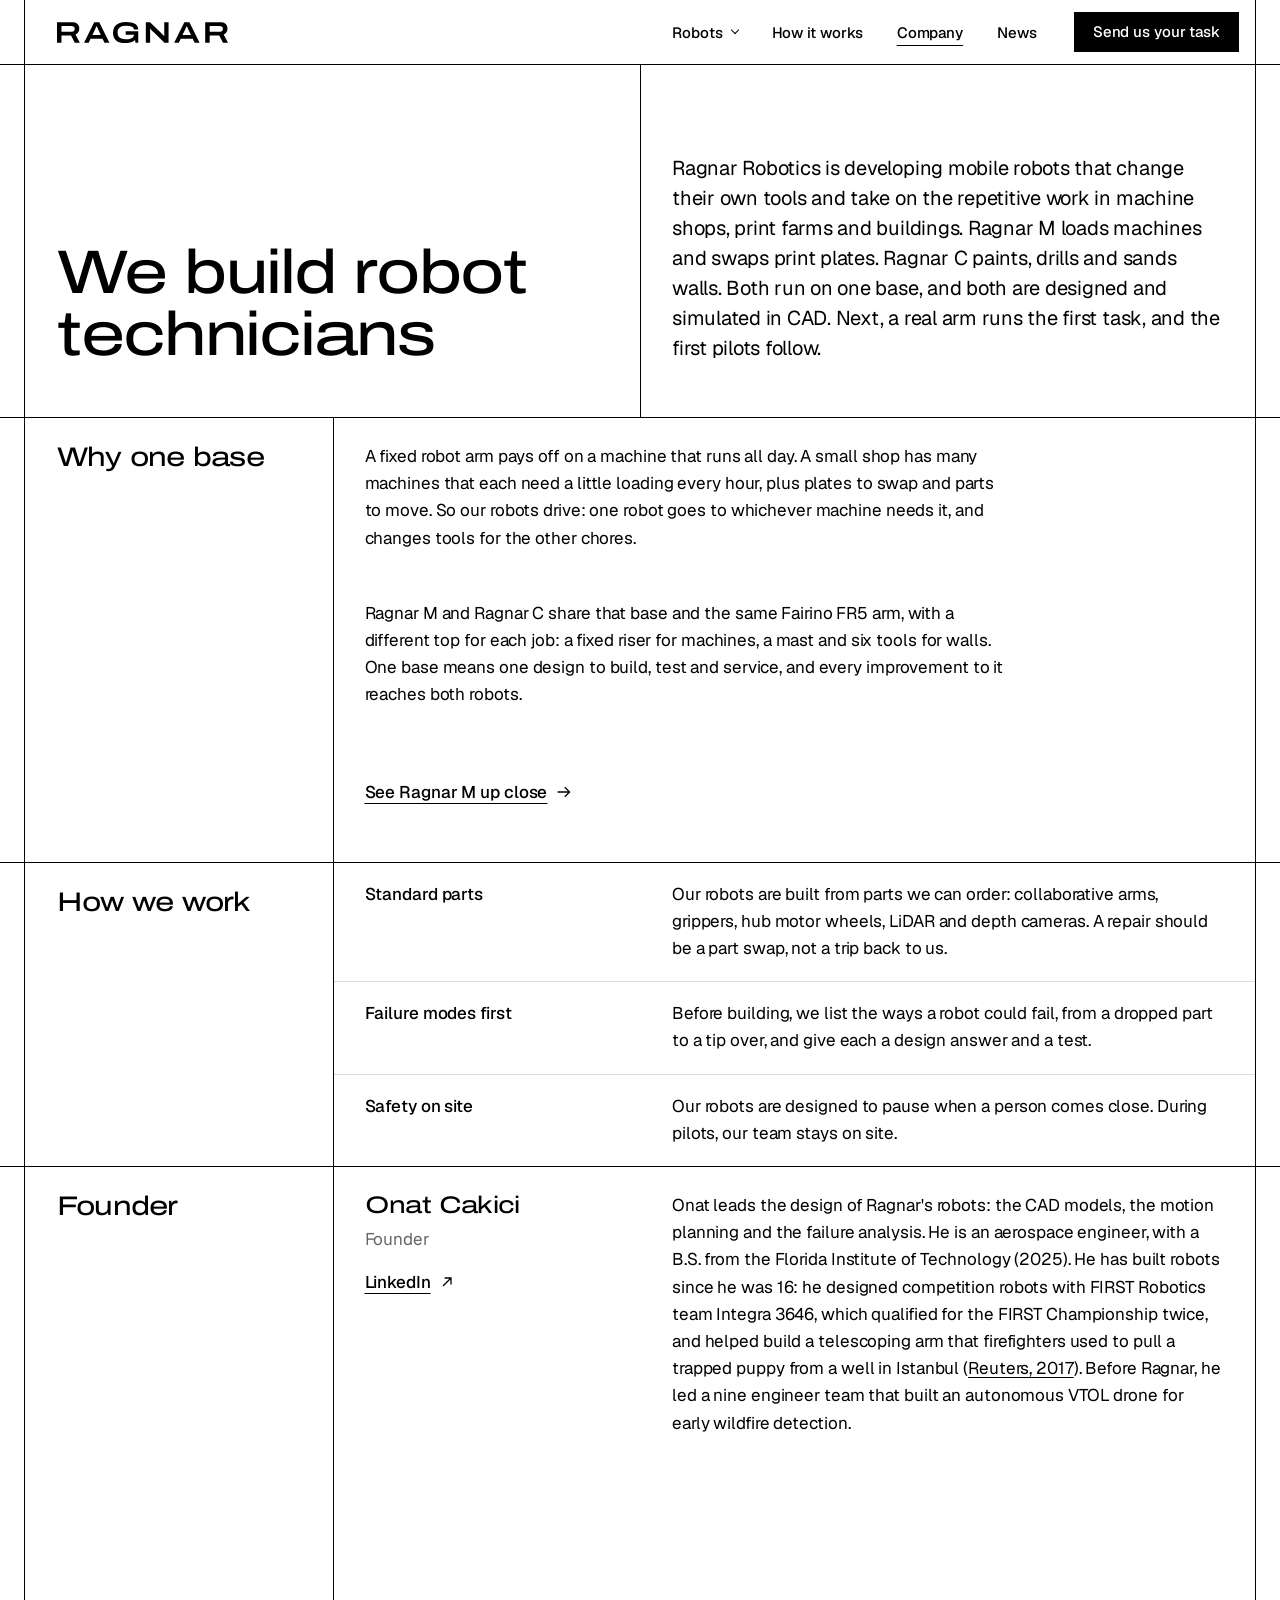
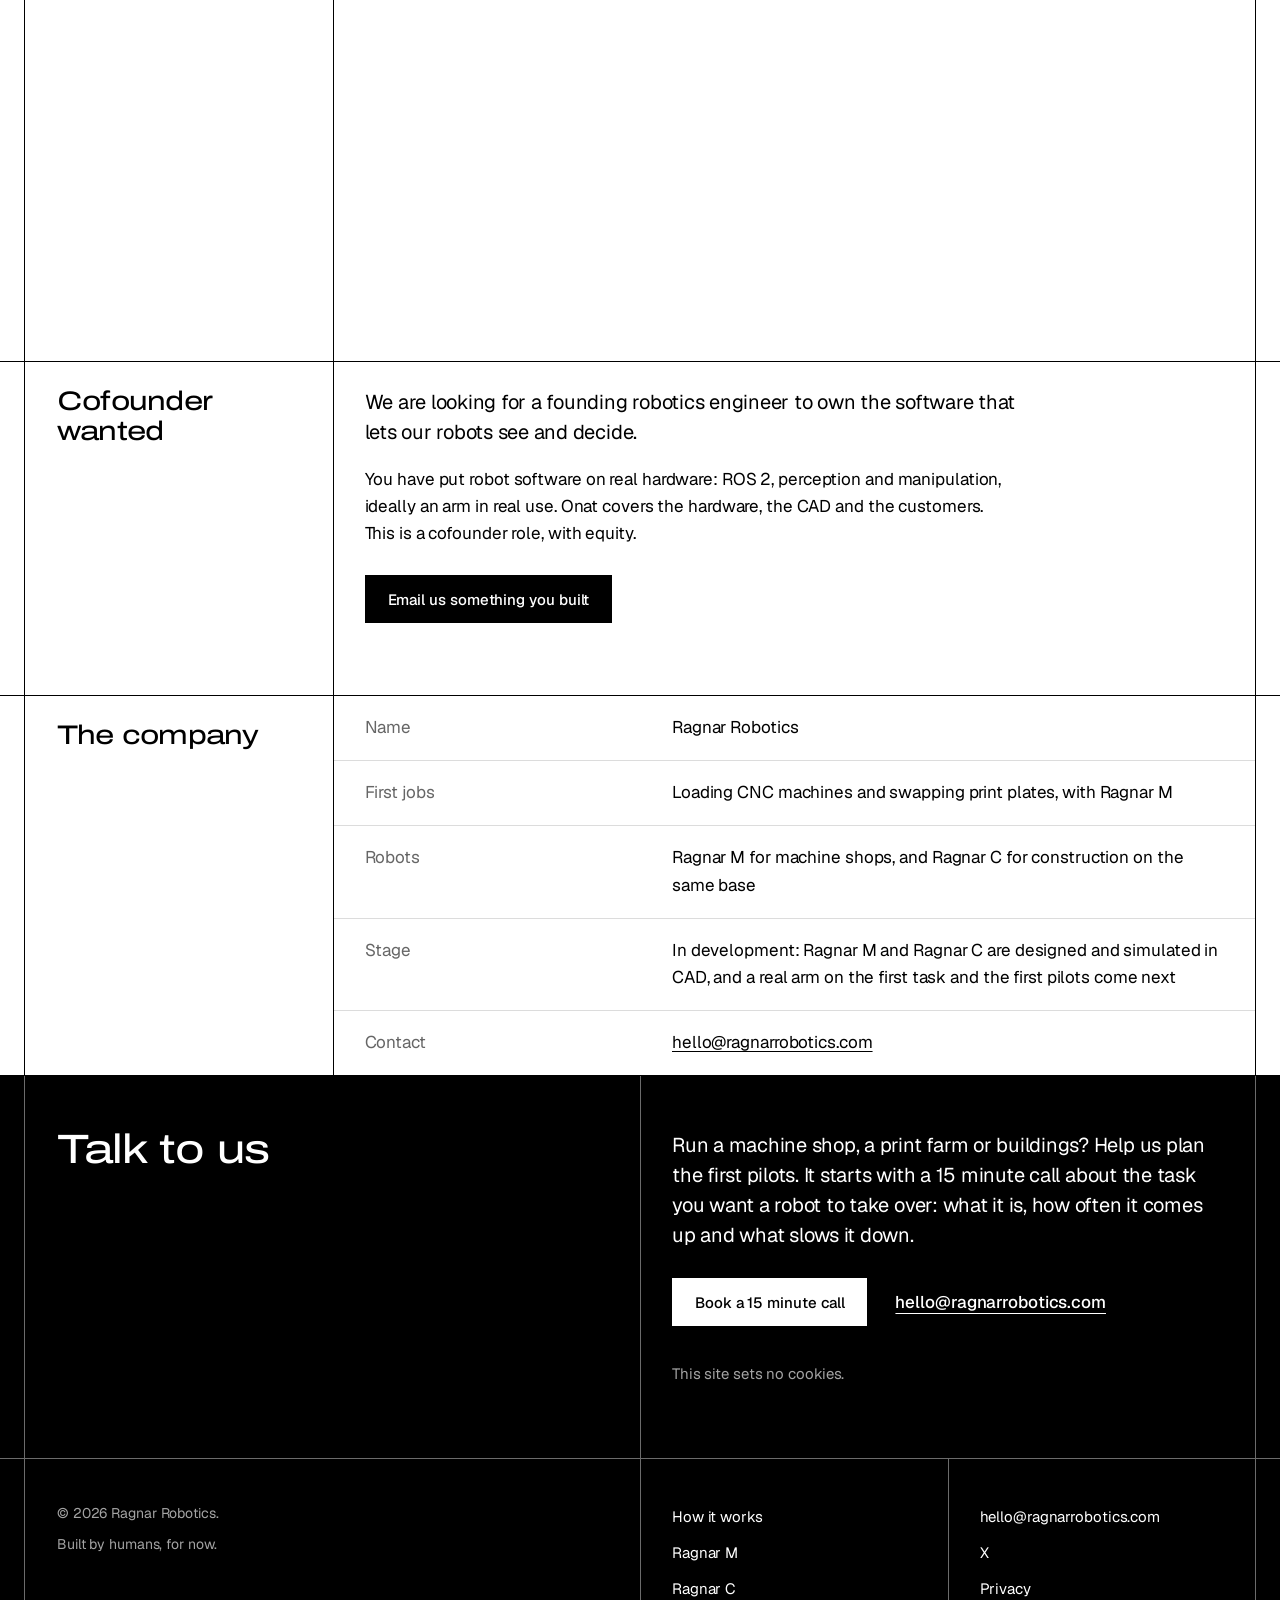
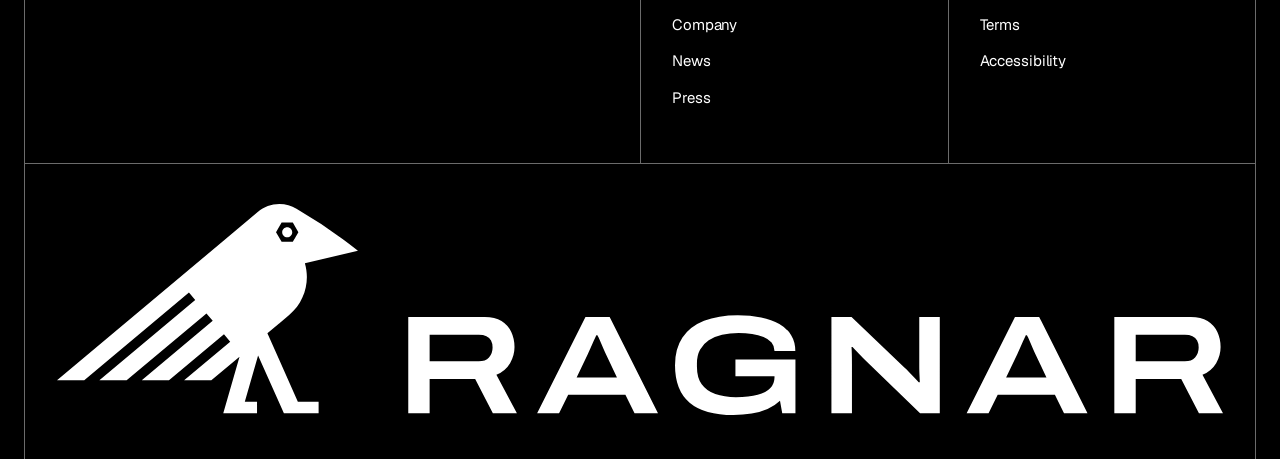
<file: company.html>
<!DOCTYPE html>
<html lang="en">
<head>
<meta charset="utf-8">
<meta name="viewport" content="width=device-width, initial-scale=1, viewport-fit=cover">
<title>Company and founder | Ragnar Robotics</title>
<meta name="description" content="Ragnar Robotics builds mobile robot technicians that change their own tools, for machine shops, print farms and buildings. Founded by aerospace engineer Onat Cakici.">
<link rel="canonical" href="https://ragnarrobotics.com/company.html">
<meta name="referrer" content="strict-origin-when-cross-origin">
<meta name="theme-color" content="#ffffff">
<meta name="color-scheme" content="light">
<link rel="icon" href="favicon.ico" sizes="32x32">
<link rel="icon" href="favicon.svg" type="image/svg+xml">
<link rel="apple-touch-icon" href="apple-touch-icon.png">
<link rel="manifest" href="site.webmanifest">
<meta property="og:type" content="website">
<meta property="og:site_name" content="Ragnar Robotics">
<meta property="og:title" content="Company and founder | Ragnar Robotics">
<meta property="og:description" content="Ragnar Robotics builds mobile robot technicians that change their own tools, for machine shops, print farms and buildings. Founded by aerospace engineer Onat Cakici.">
<meta property="og:url" content="https://ragnarrobotics.com/company.html">
<meta property="og:image" content="https://ragnarrobotics.com/assets/img/og_ragnar_family.jpg?v=8">
<meta property="og:image:width" content="1200">
<meta property="og:image:height" content="630">
<meta property="og:image:alt" content="Renderings of the Ragnar M and Ragnar C robots standing to scale next to a person outline and a height scale, under the words Robot technicians. Built for repetitive work.">
<meta name="twitter:card" content="summary_large_image">
<script type="application/ld+json">{"@context":"https://schema.org","@graph":[{"@type":"AboutPage","@id":"https://ragnarrobotics.com/company.html","url":"https://ragnarrobotics.com/company.html","name":"Ragnar Robotics, company and founder","about":{"@id":"https://ragnarrobotics.com/#org"},"isPartOf":{"@id":"https://ragnarrobotics.com/#site"}},{"@type":"Person","@id":"https://ragnarrobotics.com/company.html#founder","name":"Onat Cakici","jobTitle":"Founder","worksFor":{"@id":"https://ragnarrobotics.com/#org"},"alumniOf":{"@type":"CollegeOrUniversity","name":"Florida Institute of Technology"},"sameAs":["https://www.linkedin.com/in/cakici/"]},{"@type":"BreadcrumbList","itemListElement":[{"@type":"ListItem","position":1,"name":"Ragnar Robotics","item":"https://ragnarrobotics.com/"},{"@type":"ListItem","position":2,"name":"Company","item":"https://ragnarrobotics.com/company.html"}]}]}</script>
<meta http-equiv="Content-Security-Policy" content="default-src 'self'; img-src 'self'; style-src 'self'; font-src 'self'; script-src 'self' https://static.cloudflareinsights.com; connect-src 'self' https://cloudflareinsights.com; object-src 'none'; base-uri 'self'; form-action 'none'">
<link rel="preload" href="assets/fonts/archivo_wide.woff2" as="font" type="font/woff2" crossorigin>
<link rel="preload" href="assets/fonts/geist.woff2" as="font" type="font/woff2" crossorigin>
<link rel="stylesheet" href="assets/styles.css?v=r30">
<script src="assets/site.js?v=r11" defer></script>
</head>
<body>
<a class="skip" href="#main">Skip to content</a>
<nav class="menu" id="menu" aria-label="Menu" tabindex="-1">
  <p class="menu-h">Robots</p>
  <ul class="menu-bots"><li><a href="m.html"><img src="assets/img/nav_r2.webp?v=17aa3fb0" width="52" height="52" alt=""><span><b>Ragnar M</b><span>Machine shops</span></span></a></li><li><a href="c.html"><img src="assets/img/nav_r1.webp?v=844edc3c" width="52" height="52" alt=""><span><b>Ragnar C</b><span>Construction</span></span></a></li></ul>
  <ul>
    <li><a href="./#how">How it works</a></li>
    <li><a href="company.html" aria-current="page">Company</a></li>
    <li><a href="news.html">News</a></li>
  </ul>
  <a class="cta-m" href="./#pilot">Send us your task</a>
</nav>
<header class="head">
  <div class="wrap">
    <a class="brand" href="./"><img src="assets/brand/ragnar_wordmark.svg?v=613f972d" width="171" height="21" alt="Ragnar Robotics home"></a>
    <div class="head-r">
      <nav class="nav" aria-label="Main">
        <ul>
          <li class="dd"><button class="dd-btn" type="button" aria-expanded="false" aria-controls="robots-dd">Robots</button>
            <div class="dd-panel" id="robots-dd"><ul><li><a href="m.html"><img src="assets/img/nav_r2.webp?v=17aa3fb0" width="56" height="56" alt=""><span><b>Ragnar M</b><span>Machine shops</span></span></a></li><li><a href="c.html"><img src="assets/img/nav_r1.webp?v=844edc3c" width="56" height="56" alt=""><span><b>Ragnar C</b><span>Construction</span></span></a></li></ul><a class="dd-all" href="./#family">Both, drawn to scale</a></div>
          </li>
          <li class="nav-how"><a href="./#how">How it works</a></li>
          <li><a href="company.html" aria-current="page">Company</a></li>
          <li><a href="news.html">News</a></li>
        </ul>
      </nav>
      <a class="cta" href="./#pilot">Send us your task</a>
      <a class="menu-open" href="#menu">Menu</a>
      <a class="menu-x" href="#close">Close</a>
    </div>
  </div>
</header>
<main id="main">
  <section aria-labelledby="top-h">
    <div class="wrap g">
      <div class="c12 ph-title"><h1 id="top-h">We build robot technicians</h1></div>
      <div class="c34 vlx ph-lead"><p class="lead">Ragnar Robotics is developing mobile robots that change their own tools and take on the repetitive work in machine shops, print farms and buildings. Ragnar M loads machines and swaps print plates. Ragnar C paints, drills and sands walls. Both run on one base, and both are designed and simulated in CAD. Next, a real arm runs the first task, and the first pilots follow.</p></div>
    </div>
  </section>
  <section id="why-base" aria-labelledby="why-h">
    <div class="wrap g">
      <div class="c1 sh"><h2 id="why-h">Why one base</h2></div>
      <div class="c24 vlx flush why">
        <p class="measure">A fixed robot arm pays off on a machine that runs all day. A small shop has many machines that each need a little loading every hour, plus plates to swap and parts to move. So our robots drive: one robot goes to whichever machine needs it, and changes tools for the other chores.</p>
        <p class="measure">Ragnar M and Ragnar C share that base and the same Fairino FR5 arm, with a different top for each job: a fixed riser for machines, a mast and six tools for walls. One base means one design to build, test and service, and every improvement to it reaches both robots.</p>
        <p class="after"><a class="tlink" href="m.html">See Ragnar M up close</a></p>
      </div>
    </div>
  </section>
  <section id="principles" aria-labelledby="principles-h">
    <div class="wrap g">
      <div class="c1 sh"><h2 id="principles-h">How we work</h2></div>
      <div class="c24 vlx flush tbl">
        <dl class="rows strong">
          <div><dt>Standard parts</dt><dd>Our robots are built from parts we can order: collaborative arms, grippers, hub motor wheels, LiDAR and depth cameras. A repair should be a part swap, not a trip back to us.</dd></div>
          <div><dt>Failure modes first</dt><dd>Before building, we list the ways a robot could fail, from a dropped part to a tip over, and give each a design answer and a test.</dd></div>
          <div><dt>Safety on site</dt><dd>Our robots are designed to pause when a person comes close. During pilots, our team stays on site.</dd></div>
        </dl>
      </div>
    </div>
  </section>
  <section id="founder" aria-labelledby="founder-h">
    <div class="wrap g">
      <div class="c1 sh"><h2 id="founder-h">Founder</h2></div>
      <div class="c24 vlx flush">
        <div class="founder-grid founder">
          <div>
            <h3>Onat Cakici</h3>
            <p class="role">Founder</p>
            <a class="tlink out" href="https://www.linkedin.com/in/cakici/" rel="noopener">LinkedIn</a>
          </div>
          <p>Onat leads the design of Ragnar's robots: the CAD models, the motion planning and the failure analysis. He is an aerospace engineer, with a B.S. from the Florida Institute of Technology (2025). He has built robots since he was 16: he designed competition robots with FIRST Robotics team Integra 3646, which qualified for the FIRST Championship twice, and helped build a telescoping arm that firefighters used to pull a trapped puppy from a well in Istanbul (<a href="https://www.reuters.com/article/lifestyle/rescue-of-puppy-from-istanbul-well-captivates-turks-idUSKBN15U1Y8/" rel="noopener">Reuters, 2017</a>). Before Ragnar, he led a nine engineer team that built an autonomous VTOL drone for early wildfire detection.</p>
        </div>
        <div class="built">
          <img src="assets/img/built_frc.webp?v=10f14107" width="1024" height="768" alt="Onat Cakici at 16 beside the competition robot he built with Team Integra 3646, in the pit at the FIRST Championship." loading="lazy" decoding="async">
          <img src="assets/img/built_arm.webp?v=13841424" width="1325" height="700" alt="A telescoping pneumatic arm with a soft gripper, assembled on a workbench." loading="lazy" decoding="async">
          <img src="assets/img/built_vtol.webp?v=9d505559" width="1043" height="800" alt="Onat Cakici standing behind a white VTOL drone at a design showcase." loading="lazy" decoding="async">
        </div>
      </div>
    </div>
  </section>
  <section id="cofounder" aria-labelledby="cofounder-h">
    <div class="wrap g">
      <div class="c1 sh"><h2 id="cofounder-h">Cofounder wanted</h2></div>
      <div class="c24 vlx bd">
        <p class="lead">We are looking for a founding robotics engineer to own the software that lets our robots see and decide.</p>
        <p class="measure">You have put robot software on real hardware: ROS&nbsp;2, perception and manipulation, ideally an arm in real use. Onat covers the hardware, the CAD and the customers. This is a cofounder role, with equity.</p>
        <p class="actions"><a class="btn" href="mailto:hello@ragnarrobotics.com?subject=Cofounder">Email us something you built</a></p>
      </div>
    </div>
  </section>
  <section id="facts" aria-labelledby="facts-h">
    <div class="wrap g">
      <div class="c1 sh"><h2 id="facts-h">The company</h2></div>
      <div class="c24 vlx flush tbl">
        <dl class="rows">
          <div><dt>Name</dt><dd>Ragnar Robotics</dd></div>
          <div><dt>First jobs</dt><dd>Loading CNC machines and swapping print plates, with Ragnar M</dd></div>
          <div><dt>Robots</dt><dd>Ragnar M for machine shops, and Ragnar C for construction on the same base</dd></div>
          <div><dt>Stage</dt><dd>In development: Ragnar M and Ragnar C are designed and simulated in CAD, and a real arm on the first task and the first pilots come next</dd></div>
          <div><dt>Contact</dt><dd><a href="mailto:hello@ragnarrobotics.com?subject=Ragnar%20Robotics">hello@ragnarrobotics.com</a></dd></div>
        </dl>
      </div>
    </div>
  </section>
  <section class="inv" id="pilot" aria-labelledby="pilot-h">
    <div class="wrap g">
      <div class="c12 sh"><h2 id="pilot-h">Talk to us</h2></div>
      <div class="c34 vlx bd contact">
        <p class="lead">Run a machine shop, a print farm or buildings? Help us plan the first pilots. It starts with a 15&nbsp;minute call about the task you want a robot to take over: what it is, how often it comes up and what slows it down.</p>
        <p class="actions"><a class="btn" href="https://calendly.com/ragnarrobotics/intro" rel="noopener">Book a 15&nbsp;minute call</a><a class="tlink plain" href="mailto:hello@ragnarrobotics.com?subject=15%20minute%20call">hello@ragnarrobotics.com</a></p>
        <p class="fine">This site sets no cookies.</p>
      </div>
    </div>
  </section>
</main>
<footer class="foot inv sep">
  <div class="wrap">
    <div class="g foot-top">
      <div class="c12 foot-legal">
        <p>© 2026 Ragnar Robotics.</p>
        <p>Built by humans, for now.</p>
      </div>
      <nav class="c3 vlx foot-nav" aria-label="Site">
        <ul class="foot-links">
          <li><a href="./#how">How it works</a></li>
          <li><a href="m.html">Ragnar M</a></li><li><a href="c.html">Ragnar C</a></li>
          <li><a href="company.html">Company</a></li>
          <li><a href="news.html">News</a></li>
          <li><a href="press.html">Press</a></li>
        </ul>
      </nav>
      <nav class="c4 vlx foot-nav" aria-label="Contact and legal">
        <ul class="foot-links">
          <li class="wide"><a href="mailto:hello@ragnarrobotics.com">hello@ragnarrobotics.com</a></li>
          <li><a href="https://x.com/ragnarrobotics" rel="me noopener" aria-label="Ragnar Robotics on X">X</a></li>
          <li><a href="privacy.html">Privacy</a></li>
          <li><a href="terms.html">Terms</a></li>
          <li><a href="terms.html#accessibility">Accessibility</a></li>
        </ul>
      </nav>
    </div>
    <div class="foot-mark"><img src="assets/brand/ragnar_on_dark.svg?v=767340fc" width="556" height="101" alt="Ragnar Robotics" loading="lazy" decoding="async"></div>
  </div>
</footer>
<script type="module" src="https://static.cloudflareinsights.com/beacon.min.js" data-cf-beacon='{"token": "46b439e327c74472a907cba465087139"}'></script>
</body>
</html>
</file>
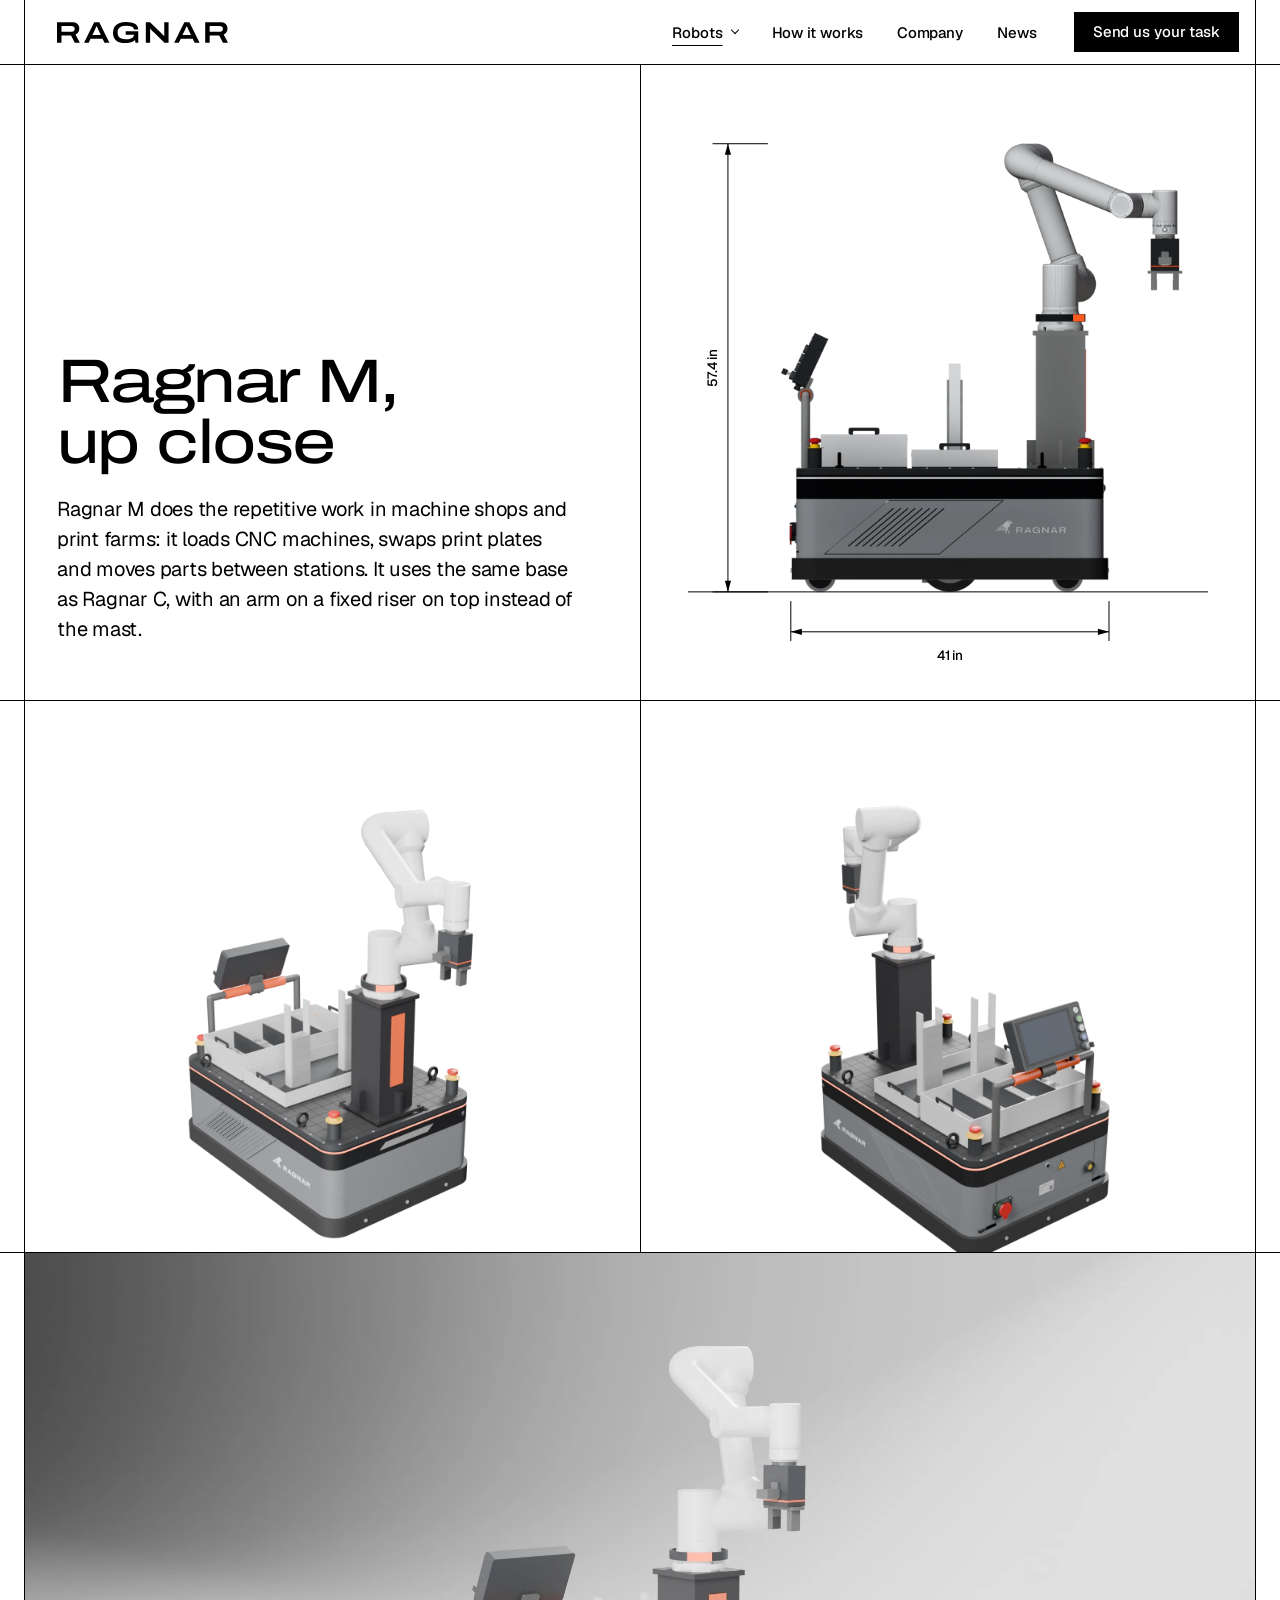
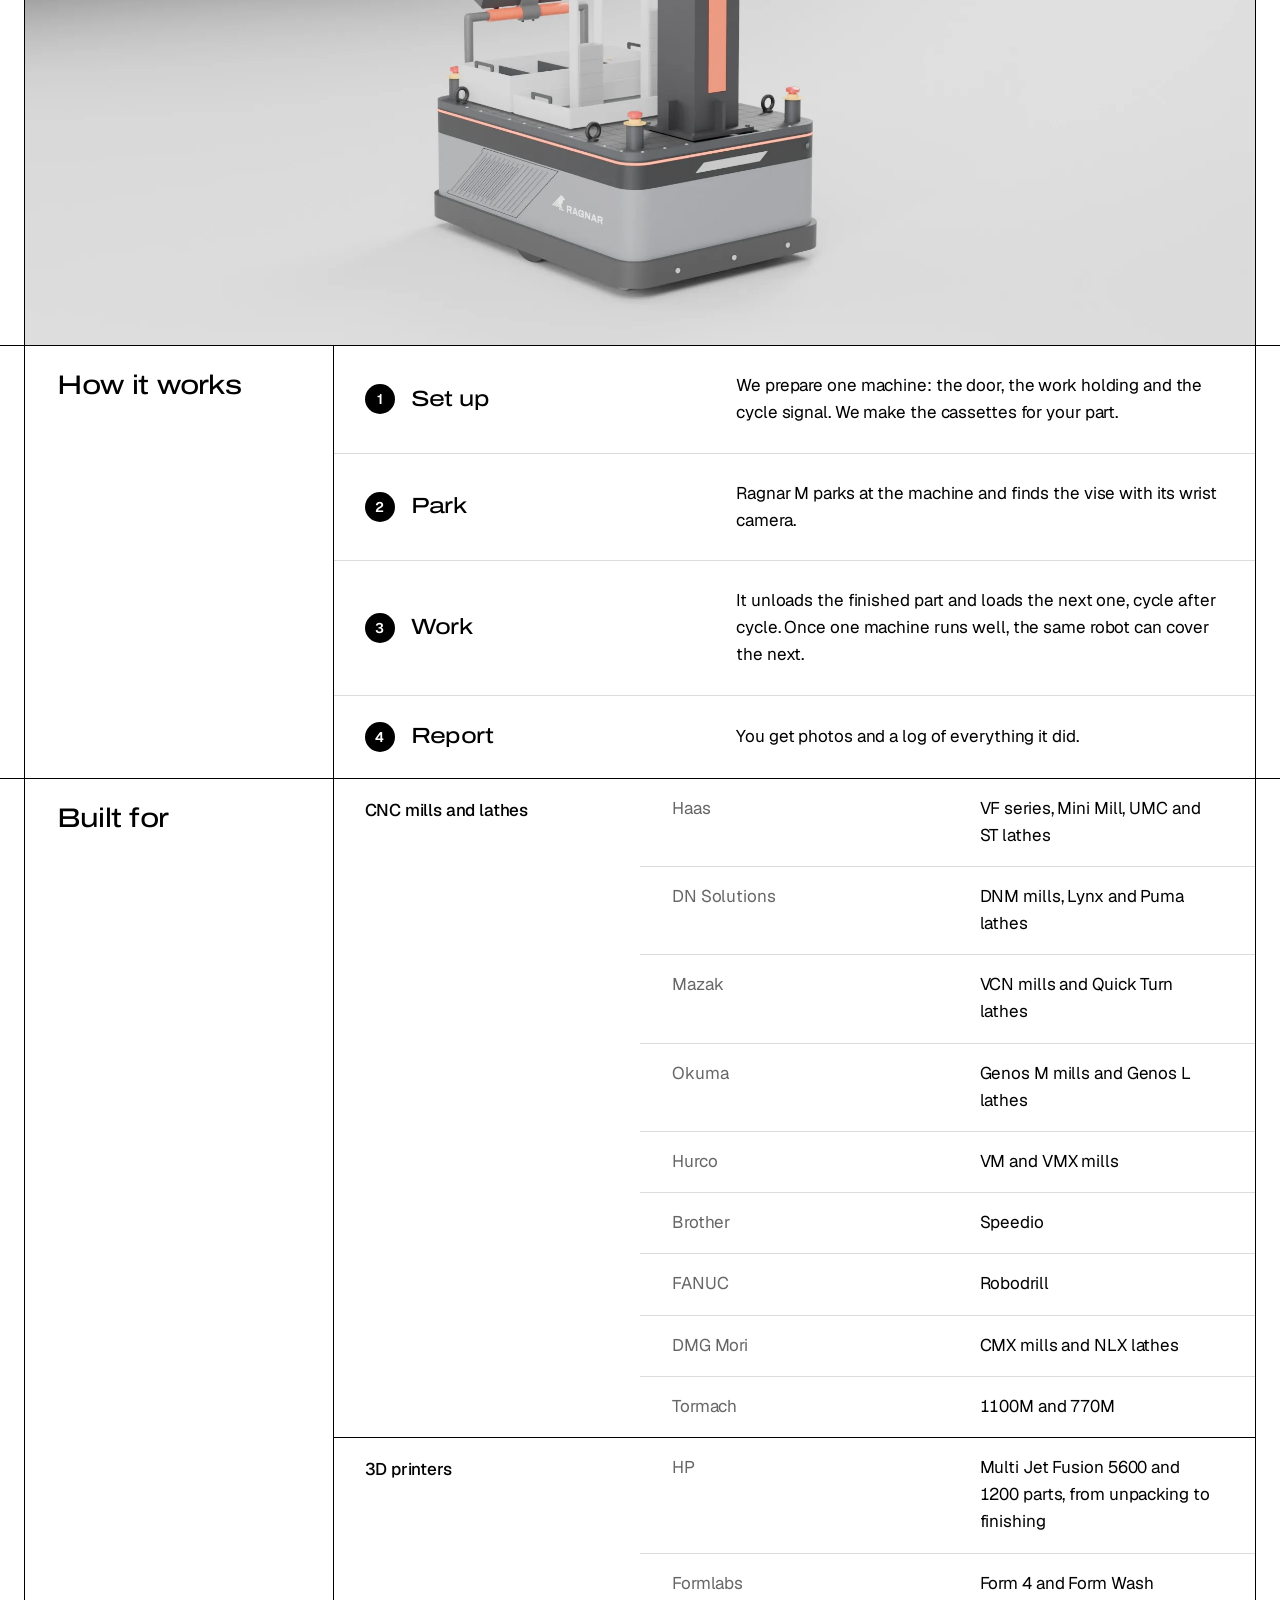
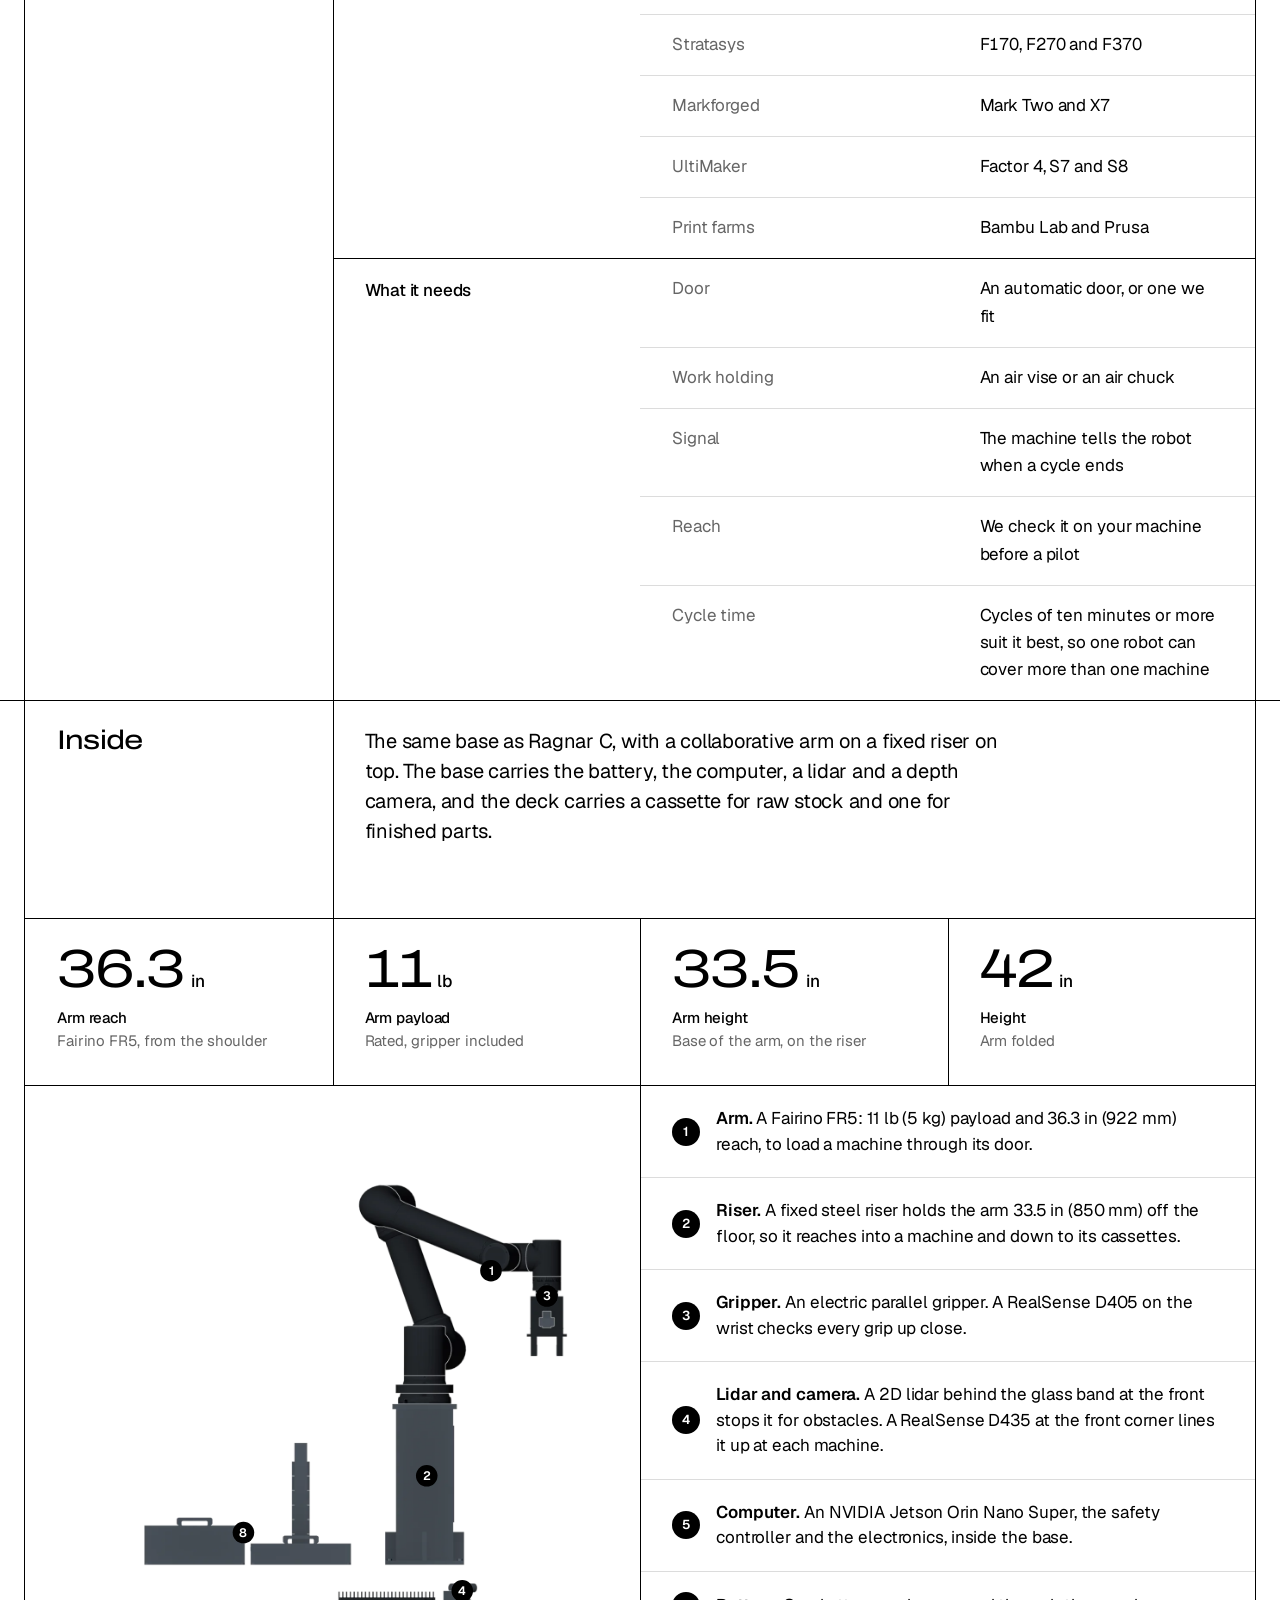
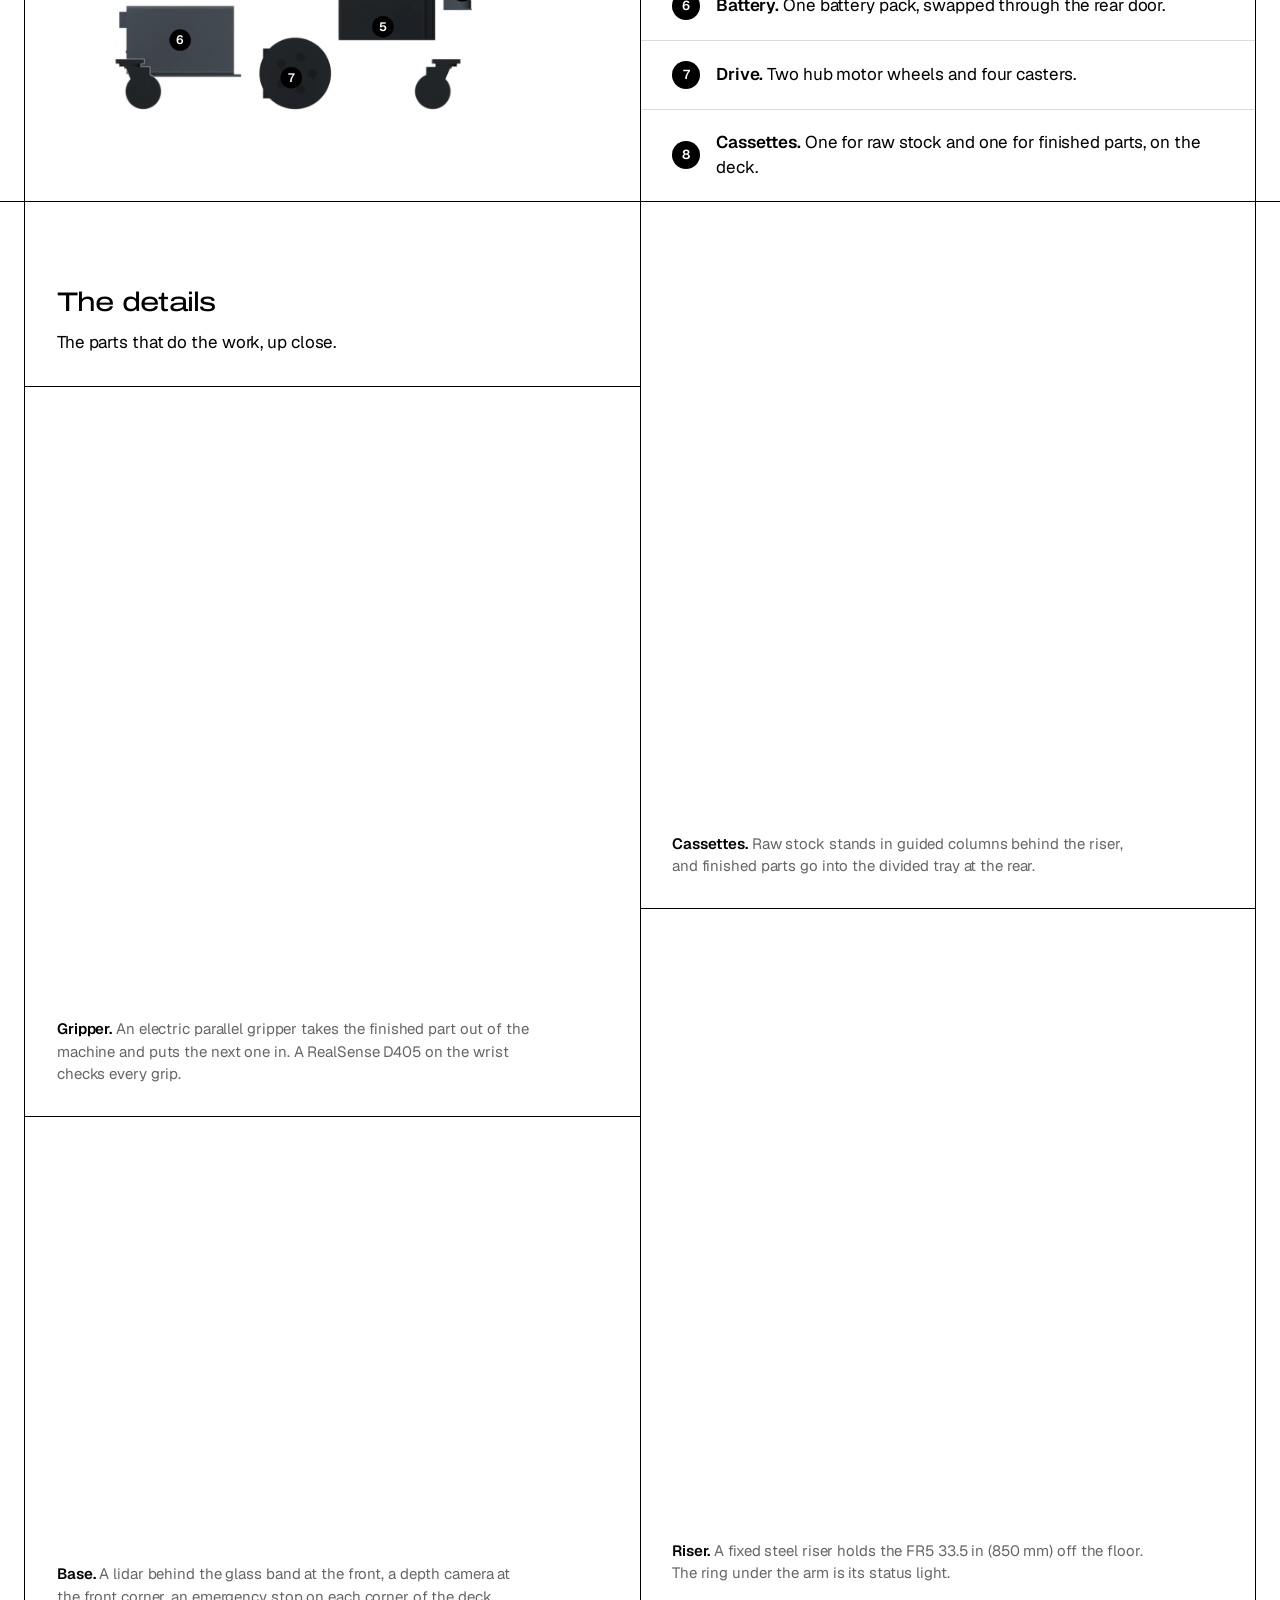
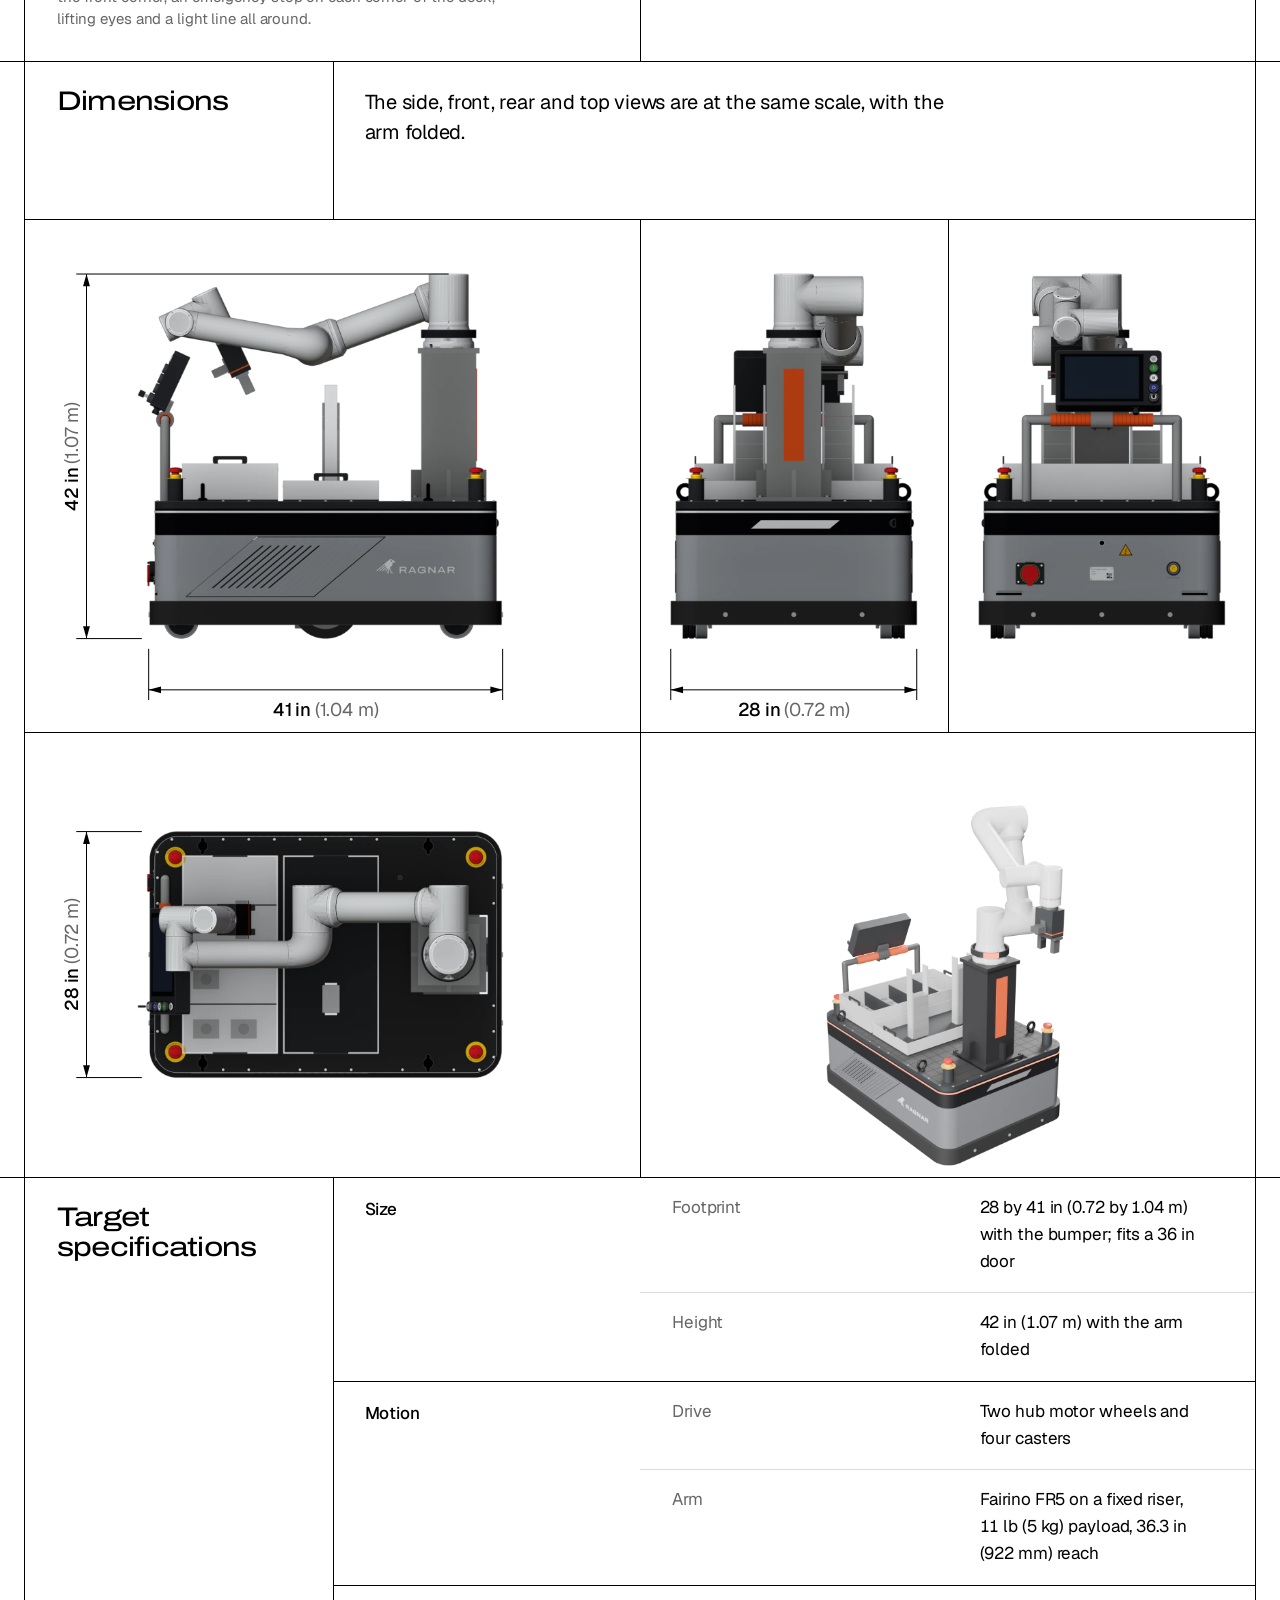
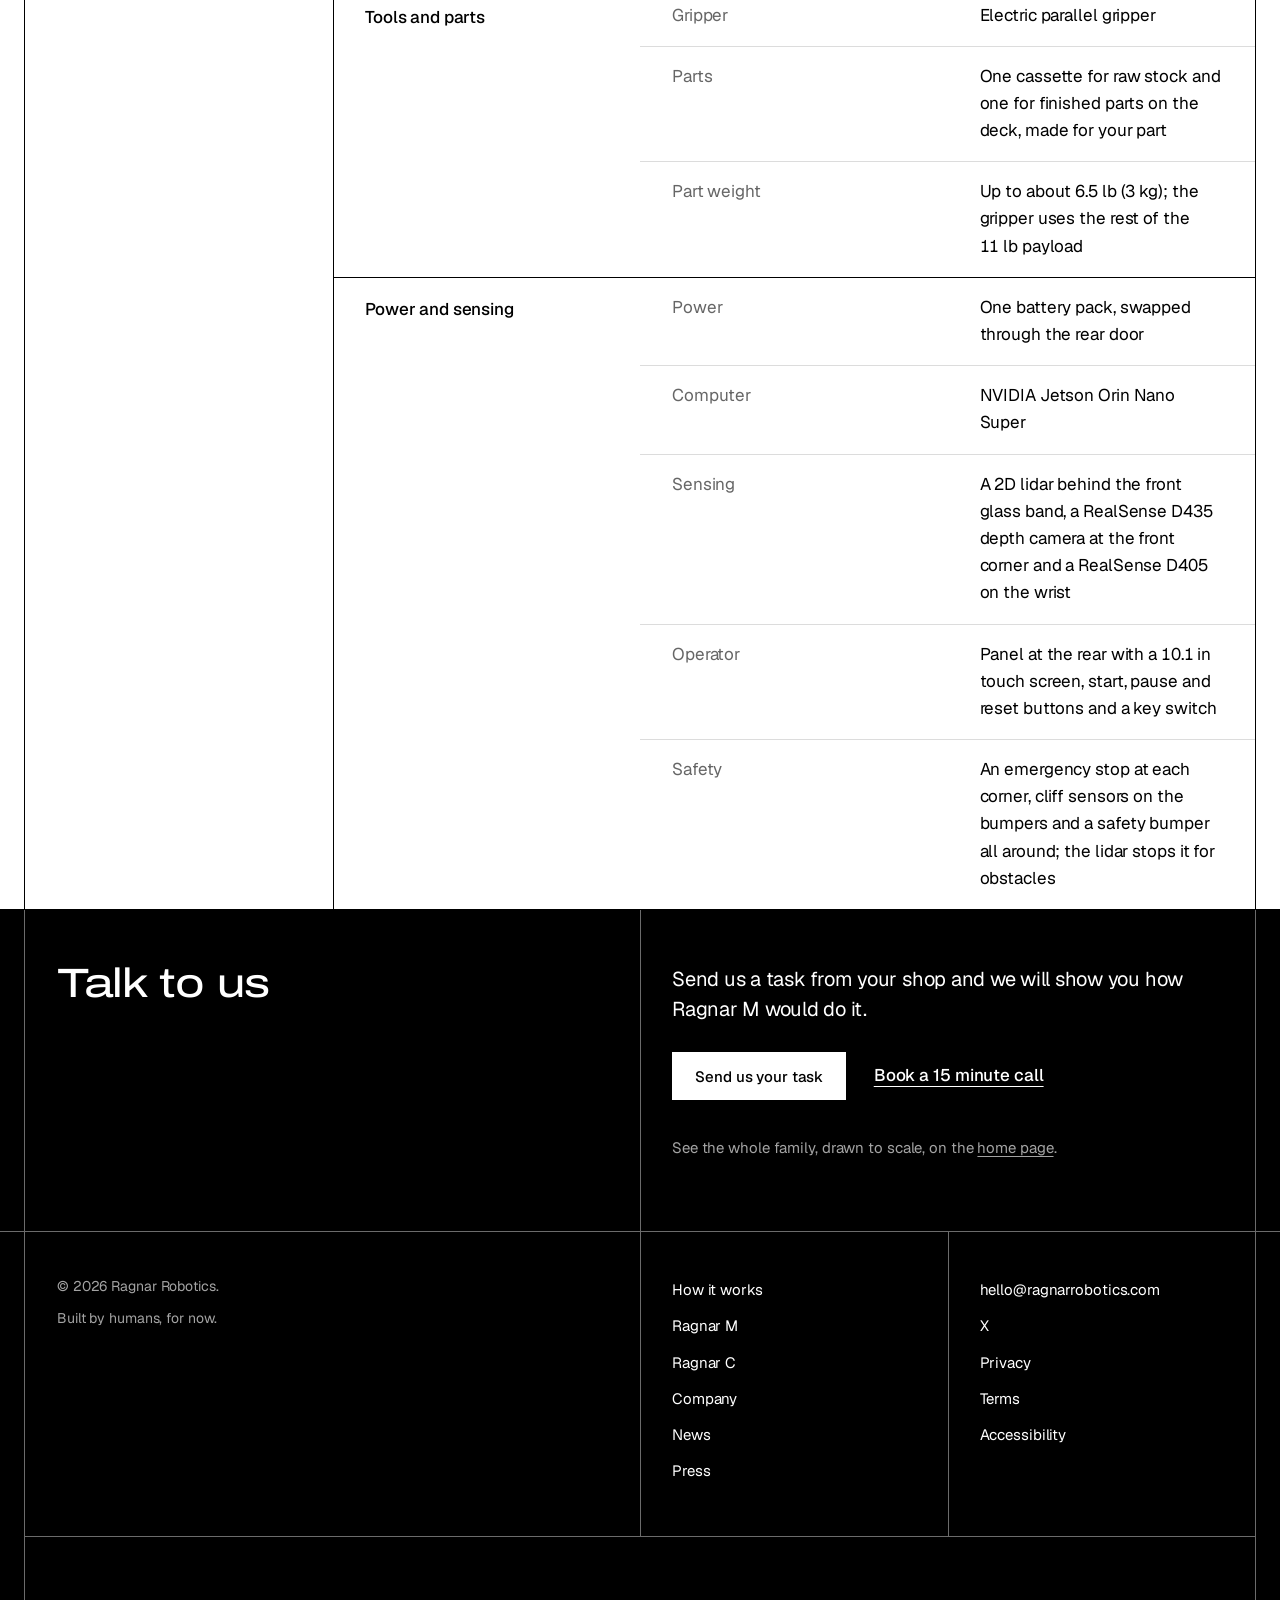
<file: m.html>
<!DOCTYPE html>
<html lang="en">
<head>
<meta charset="utf-8">
<meta name="viewport" content="width=device-width, initial-scale=1, viewport-fit=cover">
<title>Ragnar M, the CNC machine tending robot: specs | Ragnar Robotics</title>
<meta name="description" content="Ragnar M is a mobile robot built to load CNC mills and lathes and to tend industrial 3D printers. A Fairino FR5 arm on a fixed riser, on the same base as Ragnar C.">
<link rel="canonical" href="https://ragnarrobotics.com/m.html">
<meta name="referrer" content="strict-origin-when-cross-origin">
<meta name="theme-color" content="#ffffff">
<meta name="color-scheme" content="light">
<link rel="icon" href="favicon.ico" sizes="32x32">
<link rel="icon" href="favicon.svg" type="image/svg+xml">
<link rel="apple-touch-icon" href="apple-touch-icon.png">
<link rel="manifest" href="site.webmanifest">
<meta property="og:type" content="website">
<meta property="og:site_name" content="Ragnar Robotics">
<meta property="og:title" content="Ragnar M, the CNC machine tending robot: specs | Ragnar Robotics">
<meta property="og:description" content="Ragnar M is a mobile robot built to load CNC mills and lathes and to tend industrial 3D printers. A Fairino FR5 arm on a fixed riser, on the same base as Ragnar C.">
<meta property="og:url" content="https://ragnarrobotics.com/m.html">
<meta property="og:image" content="https://ragnarrobotics.com/assets/img/og_ragnar_r2.jpg?v=6">
<meta property="og:image:width" content="1200">
<meta property="og:image:height" content="630">
<meta property="og:image:alt" content="Ragnar M, the CNC machine tending robot, drawn from the CAD model in side view, next to its name and the words: Loads CNC machines, swaps print plates and moves parts between stations.">
<meta name="twitter:card" content="summary_large_image">
<script type="application/ld+json">{"@context":"https://schema.org","@graph":[{"@type":"ItemPage","@id":"https://ragnarrobotics.com/m.html","url":"https://ragnarrobotics.com/m.html","name":"Ragnar M, the CNC machine tending robot","description":"Ragnar M is a mobile robot built to load CNC mills and lathes and to tend industrial 3D printers. A Fairino FR5 arm on a fixed riser, on the same base as Ragnar C.","primaryImageOfPage":{"@type":"ImageObject","url":"https://ragnarrobotics.com/assets/img/m_iso.webp"},"publisher":{"@id":"https://ragnarrobotics.com/#org"},"isPartOf":{"@id":"https://ragnarrobotics.com/#site"}},{"@type":"BreadcrumbList","itemListElement":[{"@type":"ListItem","position":1,"name":"Ragnar Robotics","item":"https://ragnarrobotics.com/"},{"@type":"ListItem","position":2,"name":"Ragnar M","item":"https://ragnarrobotics.com/m.html"}]}]}</script>
<meta http-equiv="Content-Security-Policy" content="default-src 'self'; img-src 'self'; style-src 'self'; font-src 'self'; script-src 'self' https://static.cloudflareinsights.com; connect-src 'self' https://cloudflareinsights.com; object-src 'none'; base-uri 'self'; form-action 'none'">
<link rel="preload" href="assets/fonts/archivo_wide.woff2" as="font" type="font/woff2" crossorigin>
<link rel="preload" href="assets/fonts/geist.woff2" as="font" type="font/woff2" crossorigin>
<link rel="stylesheet" href="assets/styles.css?v=r30">
<script src="assets/site.js?v=r11" defer></script>
</head>
<body>
<a class="skip" href="#main">Skip to content</a>
<nav class="menu" id="menu" aria-label="Menu" tabindex="-1">
  <p class="menu-h">Robots</p>
  <ul class="menu-bots"><li><a href="m.html" aria-current="page"><img src="assets/img/nav_r2.webp?v=17aa3fb0" width="52" height="52" alt=""><span><b>Ragnar M</b><span>Machine shops</span></span></a></li><li><a href="c.html"><img src="assets/img/nav_r1.webp?v=844edc3c" width="52" height="52" alt=""><span><b>Ragnar C</b><span>Construction</span></span></a></li></ul>
  <ul>
    <li><a href="./#how">How it works</a></li>
    <li><a href="company.html">Company</a></li>
    <li><a href="news.html">News</a></li>
  </ul>
  <a class="cta-m" href="./#pilot">Send us your task</a>
</nav>
<header class="head">
  <div class="wrap">
    <a class="brand" href="./"><img src="assets/brand/ragnar_wordmark.svg?v=613f972d" width="171" height="21" alt="Ragnar Robotics home"></a>
    <div class="head-r">
      <nav class="nav" aria-label="Main">
        <ul>
          <li class="dd cur"><button class="dd-btn" type="button" aria-expanded="false" aria-controls="robots-dd">Robots</button>
            <div class="dd-panel" id="robots-dd"><ul><li><a href="m.html" aria-current="page"><img src="assets/img/nav_r2.webp?v=17aa3fb0" width="56" height="56" alt=""><span><b>Ragnar M</b><span>Machine shops</span></span></a></li><li><a href="c.html"><img src="assets/img/nav_r1.webp?v=844edc3c" width="56" height="56" alt=""><span><b>Ragnar C</b><span>Construction</span></span></a></li></ul><a class="dd-all" href="./#family">Both, drawn to scale</a></div>
          </li>
          <li class="nav-how"><a href="./#how">How it works</a></li>
          <li><a href="company.html">Company</a></li>
          <li><a href="news.html">News</a></li>
        </ul>
      </nav>
      <a class="cta" href="./#pilot">Send us your task</a>
      <a class="menu-open" href="#menu">Menu</a>
      <a class="menu-x" href="#close">Close</a>
    </div>
  </div>
</header>
<main id="main">
  <section aria-labelledby="top-h">
    <div class="wrap g">
      <div class="c12 bot-copy"><h1 id="top-h">Ragnar M, up close</h1><p class="lead">Ragnar M does the repetitive work in machine shops and print farms: it loads CNC machines, swaps print plates and moves parts between stations. It uses the same base as Ragnar C, with an arm on a fixed riser on top instead of the mast.</p></div>
      <figure class="c34 vl bot-fig"><svg class="dwg bot-dwg" viewBox="-300 -70 1693 1793.5" role="img" aria-label="Side view of Ragnar M from the CAD model, 57.4 inches tall with its arm raised and 41 inches long, on the same base as Ragnar C, with its orange status light on the ring under the arm."><image href="assets/img/r2_side_page.webp?v=115f25d7" x="0" y="0" width="1313" height="1467"/><path d="M-300 1463.1H1393"/><path d="M-220 1463.1H-40M-220 4H-40M-170 1463.1V4"/><path class="ah" d="M-170 1463.1L-180 1427.1L-160 1427.1Z"/><path class="ah" d="M-170 4L-160 40L-180 40Z"/><text class="dim" transform="translate(-204 733.6) rotate(-90)" text-anchor="middle">57.4 in</text><path d="M34.7 1493.1V1623.1M1070.7 1493.1V1623.1M34.7 1593.1H1070.7"/><path class="ah" d="M34.7 1593.1L70.7 1603.1L70.7 1583.1Z"/><path class="ah" d="M1070.7 1593.1L1034.7 1583.1L1034.7 1603.1Z"/><text class="dim" x="552.7" y="1685.1" text-anchor="middle">41 in</text><rect class="eye" x="953.7" y="559.6" width="37.5" height="23" data-cx="972.4" data-cy="571.1" data-hx="912.7" data-range="119.5"/></svg></figure>
    </div>
  </section>
  <section aria-label="Ragnar M from the front and from the rear">
    <div class="wrap g pair">
      <div class="c12"><img src="assets/img/m_iso.webp?v=fc87f0d1" width="1140" height="1228" alt="CAD view of Ragnar M, the CNC machine tending robot, from the front right: the base, the two cassettes, the riser and the arm with its gripper." loading="lazy" decoding="async"></div>
      <div class="c34 vl"><img src="assets/img/m_iso_rear.webp?v=04ce801d" width="1140" height="1228" alt="CAD view of Ragnar M from the rear left: the push handle with the operator panel, the cassettes and the riser." loading="lazy" decoding="async"></div>
    </div>
  </section>
  <section class="band" aria-label="Ragnar M in the studio">
    <div class="wrap"><img src="assets/img/m_studio_2400.webp?v=4b833711" srcset="assets/img/m_studio_1200.webp?v=3a53d305 1200w, assets/img/m_studio_2400.webp?v=4b833711 2400w" sizes="(min-width: 900px) min(1440px, 100vw - 48px), 100vw" width="2400" height="1350" alt="Rendering of Ragnar M, a mobile robot for CNC machine tending, in a grey studio with its orange status lights on: the base, the cassettes, the riser and the arm with its gripper." loading="lazy" decoding="async"></div>
  </section>
  <section id="how" aria-labelledby="how-h">
    <div class="wrap g">
      <div class="c1 sh"><h2 id="how-h">How it works</h2></div>
      <dl class="c24 vlx flush steps numbered">
        <div><dt>Set up</dt><dd>We prepare one machine: the door, the work holding and the cycle signal. We make the cassettes for your part.</dd></div>
        <div><dt>Park</dt><dd>Ragnar M parks at the machine and finds the vise with its wrist camera.</dd></div>
        <div><dt>Work</dt><dd>It unloads the finished part and loads the next one, cycle after cycle. Once one machine runs well, the same robot can cover the next.</dd></div>
        <div><dt>Report</dt><dd>You get photos and a log of everything it did.</dd></div>
      </dl>
    </div>
  </section>
  <section id="machines" aria-labelledby="mach-h">
    <div class="wrap g">
      <div class="c1 sh"><h2 id="mach-h">Built for</h2></div>
      <div class="c24 vlx flush tbl">
        <div class="grp"><h3>CNC mills and lathes</h3><dl class="rows"><div><dt>Haas</dt><dd>VF series, Mini Mill, UMC and ST lathes</dd></div><div><dt>DN Solutions</dt><dd>DNM mills, Lynx and Puma lathes</dd></div><div><dt>Mazak</dt><dd>VCN mills and Quick Turn lathes</dd></div><div><dt>Okuma</dt><dd>Genos M mills and Genos L lathes</dd></div><div><dt>Hurco</dt><dd>VM and VMX mills</dd></div><div><dt>Brother</dt><dd>Speedio</dd></div><div><dt>FANUC</dt><dd>Robodrill</dd></div><div><dt>DMG Mori</dt><dd>CMX mills and NLX lathes</dd></div><div><dt>Tormach</dt><dd>1100M and 770M</dd></div></dl></div><div class="grp"><h3>3D printers</h3><dl class="rows"><div><dt>HP</dt><dd>Multi Jet Fusion 5600 and 1200 parts, from unpacking to finishing</dd></div><div><dt>Formlabs</dt><dd>Form 4 and Form Wash</dd></div><div><dt>Stratasys</dt><dd>F170, F270 and F370</dd></div><div><dt>Markforged</dt><dd>Mark Two and X7</dd></div><div><dt>UltiMaker</dt><dd>Factor 4, S7 and S8</dd></div><div><dt>Print farms</dt><dd>Bambu Lab and Prusa</dd></div></dl></div><div class="grp"><h3>What it needs</h3><dl class="rows"><div><dt>Door</dt><dd>An automatic door, or one we fit</dd></div><div><dt>Work holding</dt><dd>An air vise or an air chuck</dd></div><div><dt>Signal</dt><dd>The machine tells the robot when a cycle ends</dd></div><div><dt>Reach</dt><dd>We check it on your machine before a pilot</dd></div><div><dt>Cycle time</dt><dd>Cycles of ten minutes or more suit it best, so one robot can cover more than one machine</dd></div></dl></div>
      </div>
    </div>
  </section>
  <section id="inside" aria-labelledby="inside-h">
    <div class="wrap">
      <div class="g">
        <div class="c1 sh"><h2 id="inside-h">Inside</h2></div>
        <div class="c24 vlx bd"><p class="lead">The same base as Ragnar C, with a collaborative arm on a fixed riser on top. The base carries the battery, the computer, a lidar and a depth camera, and the deck carries a cassette for raw stock and one for finished parts.</p></div>
      </div>
      <dl class="nums keys"><div><dt>Arm reach <span>Fairino FR5, from the shoulder</span></dt><dd>36.3<span class="u"> in</span></dd></div><div><dt>Arm payload <span>Rated, gripper included</span></dt><dd>11<span class="u"> lb</span></dd></div><div><dt>Arm height <span>Base of the arm, on the riser</span></dt><dd>33.5<span class="u"> in</span></dd></div><div><dt>Height <span>Arm folded</span></dt><dd>42<span class="u"> in</span></dd></div></dl>
      <div class="g parts">
        <figure class="c12 parts-fig"><svg class="dwg bot-xr" viewBox="-110 -110 1533 1687" role="img" aria-label="X ray view of Ragnar M with eight numbered parts: 1 Fairino FR5 arm, 2 fixed riser, 3 electric gripper, 4 lidar and depth cameras, 5 computer and electronics, 6 battery, 7 drive wheels, 8 part cassettes."><image href="assets/img/r2_xray_page.webp?v=ec4e89df" x="0" y="0" width="1313" height="1467"/><g class="bl"><circle cx="1097.4" cy="242.6" r="30"/><text x="1097.4" y="254.6">1</text></g><g class="bl"><circle cx="918.7" cy="813.1" r="30"/><text x="918.7" y="825.1">2</text></g><g class="bl"><circle cx="1253.2" cy="313.1" r="30"/><text x="1253.2" y="325.1">3</text></g><g class="bl"><circle cx="1017.5" cy="1133.1" r="30"/><text x="1017.5" y="1145.1">4</text></g><g class="bl"><circle cx="796.7" cy="1233.1" r="30"/><text x="796.7" y="1245.1">5</text></g><g class="bl"><circle cx="232.7" cy="1270.1" r="30"/><text x="232.7" y="1282.1">6</text></g><g class="bl"><circle cx="541.7" cy="1374.8" r="30"/><text x="541.7" y="1386.8">7</text></g><g class="bl"><circle cx="408.7" cy="971.1" r="30"/><text x="408.7" y="983.1">8</text></g></svg></figure>
        <ol class="c34 vlx flush legend"><li><div><strong>Arm.</strong> A Fairino FR5: 11&nbsp;lb (5&nbsp;kg) payload and 36.3&nbsp;in (922&nbsp;mm) reach, to load a machine through its door.</div></li><li><div><strong>Riser.</strong> A fixed steel riser holds the arm 33.5&nbsp;in (850&nbsp;mm) off the floor, so it reaches into a machine and down to its cassettes.</div></li><li><div><strong>Gripper.</strong> An electric parallel gripper. A RealSense D405 on the wrist checks every grip up close.</div></li><li><div><strong>Lidar and camera.</strong> A 2D lidar behind the glass band at the front stops it for obstacles. A RealSense D435 at the front corner lines it up at each machine.</div></li><li><div><strong>Computer.</strong> An NVIDIA Jetson Orin Nano Super, the safety controller and the electronics, inside the base.</div></li><li><div><strong>Battery.</strong> One battery pack, swapped through the rear door.</div></li><li><div><strong>Drive.</strong> Two hub motor wheels and four casters.</div></li><li><div><strong>Cassettes.</strong> One for raw stock and one for finished parts, on the deck.</div></li></ol>
      </div>
    </div>
  </section>
  <section id="details" aria-labelledby="details-h">
    <div class="wrap plates">
      <div class="pcol">
        <div class="plates-h"><h2 id="details-h">The details</h2><p>The parts that do the work, up close.</p></div>
        <figure><img src="assets/img/m_grip_1400.webp?v=51a4c97d" srcset="assets/img/m_grip_800.webp?v=5b42fa0a 800w, assets/img/m_grip_1400.webp?v=51a4c97d 1400w" sizes="(min-width: 900px) min(720px, 50vw), 100vw" width="1400" height="1400" alt="Close up CAD rendering of the electric gripper on the wrist of the arm, with the RealSense D405 on its side." loading="lazy" decoding="async"><figcaption><b>Gripper.</b> An electric parallel gripper takes the finished part out of the machine and puts the next one in. A RealSense D405 on the wrist checks every grip.</figcaption></figure>
        <figure><img src="assets/img/m_corner_1400.webp?v=a1aaf2f1" srcset="assets/img/m_corner_800.webp?v=f413d66e 800w, assets/img/m_corner_1400.webp?v=a1aaf2f1 1400w" sizes="(min-width: 900px) min(720px, 50vw), 100vw" width="1400" height="980" alt="Close up CAD rendering of a corner of the Ragnar M base: the black glass band, the light line, an emergency stop and a lifting eye." loading="lazy" decoding="async"><figcaption><b>Base.</b> A lidar behind the glass band at the front, a depth camera at the front corner, an emergency stop on each corner of the deck, lifting eyes and a light line all around.</figcaption></figure>
      </div>
      <div class="pcol">
        <figure><img src="assets/img/m_deck_1400.webp?v=9b629835" srcset="assets/img/m_deck_800.webp?v=a5ee6f04 800w, assets/img/m_deck_1400.webp?v=9b629835 1400w" sizes="(min-width: 900px) min(720px, 50vw), 100vw" width="1400" height="1400" alt="Close up CAD rendering of the Ragnar M deck with the raw stock columns behind the riser and the divided tray for finished parts at the rear." loading="lazy" decoding="async"><figcaption><b>Cassettes.</b> Raw stock stands in guided columns behind the riser, and finished parts go into the divided tray at the rear.</figcaption></figure>
        <figure><img src="assets/img/m_riser_1400.webp?v=34981ee9" srcset="assets/img/m_riser_800.webp?v=b210d8b8 800w, assets/img/m_riser_1400.webp?v=34981ee9 1400w" sizes="(min-width: 900px) min(720px, 50vw), 100vw" width="1400" height="1400" alt="Close up CAD rendering of the arm base on top of the fixed riser, with the orange status light on the ring." loading="lazy" decoding="async"><figcaption><b>Riser.</b> A fixed steel riser holds the FR5 33.5&nbsp;in (850&nbsp;mm) off the floor. The ring under the arm is its status light.</figcaption></figure>
      </div>
    </div>
  </section>
  <section id="dimensions" aria-labelledby="dims-h">
    <div class="wrap">
      <div class="g">
        <div class="c1 sh"><h2 id="dims-h">Dimensions</h2></div>
        <div class="c24 vlx bd"><p class="lead">The side, front, rear and top views are at the same scale, with the arm folded.</p></div>
      </div>
    <div class="sheet">
      <div class="d-side"><svg class="dwg" viewBox="-880 -1190 1800 1430" role="img" aria-label="Side view of Ragnar M with dimensions: 41 inches long and 42 inches tall with the arm folded."><image href="assets/img/m_side.webp?v=0490d035" x="-600" y="-1150" width="1200" height="1155"/><path d="M-518 30V180M518 30V180M-518 150H518"/><path class="ah" d="M-518 150L-482 160L-482 140Z"/><path class="ah" d="M518 150L482 140L482 160Z"/><text x="0" y="228" text-anchor="middle">41 in <tspan>(1.04 m)</tspan></text><path d="M-538 0H-730M360 -1067H-730M-700 0V-1067"/><path class="ah" d="M-700 0L-690 -36L-710 -36Z"/><path class="ah" d="M-700 -1067L-710 -1031L-690 -1031Z"/><text transform="translate(-726 -533.5) rotate(-90)" text-anchor="middle">42 in <tspan>(1.07 m)</tspan></text></svg></div>
      <div class="d-front"><svg class="dwg" viewBox="-450 -1190 900 1430" role="img" aria-label="Front view of Ragnar M with its width: 28 inches."><image href="assets/img/m_front.webp?v=f4a6cbfb" x="-420" y="-1150" width="840" height="1155"/><path d="M-360 30V180M360 30V180M-360 150H360"/><path class="ah" d="M-360 150L-324 160L-324 140Z"/><path class="ah" d="M360 150L324 140L324 160Z"/><text x="0" y="228" text-anchor="middle">28 in <tspan>(0.72 m)</tspan></text></svg></div>
      <div class="d-rear"><svg class="dwg" viewBox="-450 -1190 900 1430" role="img" aria-label="Rear view of Ragnar M showing the push handle and the operator panel."><image href="assets/img/m_rear.webp?v=98fb3153" x="-420" y="-1150" width="840" height="1155"/></svg></div>
      <div class="d-top"><svg class="dwg" viewBox="-880 -470 1800 940" role="img" aria-label="Top view of Ragnar M with the arm folded. Ragnar M is 28 inches wide."><image href="assets/img/m_top.webp?v=458dd5cd" x="-600" y="-420" width="1200" height="840"/><path d="M-538 360H-730M-538 -360H-730M-700 360V-360"/><path class="ah" d="M-700 360L-690 324L-710 324Z"/><path class="ah" d="M-700 -360L-710 -324L-690 -324Z"/><text transform="translate(-726 0) rotate(-90)" text-anchor="middle">28 in <tspan>(0.72 m)</tspan></text></svg></div>
      <div class="d-iso"><img src="assets/img/m_iso.webp?v=fc87f0d1" width="1140" height="1228" alt="Three quarter view of the Ragnar M CAD model." loading="lazy" decoding="async"></div>
    </div>
    </div>
  </section>
  <section id="specs" aria-labelledby="specs-h">
    <div class="wrap g">
      <div class="c1 sh"><h2 id="specs-h">Target specifications</h2></div>
      <div class="c24 vlx flush tbl">
        <div class="grp"><h3>Size</h3><dl class="rows"><div><dt>Footprint</dt><dd>28 by 41&nbsp;in (0.72 by 1.04&nbsp;m) with the bumper; fits a 36&nbsp;in door</dd></div><div><dt>Height</dt><dd>42&nbsp;in (1.07&nbsp;m) with the arm folded</dd></div></dl></div><div class="grp"><h3>Motion</h3><dl class="rows"><div><dt>Drive</dt><dd>Two hub motor wheels and four casters</dd></div><div><dt>Arm</dt><dd>Fairino FR5 on a fixed riser, 11&nbsp;lb (5&nbsp;kg) payload, 36.3&nbsp;in (922&nbsp;mm) reach</dd></div></dl></div><div class="grp"><h3>Tools and parts</h3><dl class="rows"><div><dt>Gripper</dt><dd>Electric parallel gripper</dd></div><div><dt>Parts</dt><dd>One cassette for raw stock and one for finished parts on the deck, made for your part</dd></div><div><dt>Part weight</dt><dd>Up to about 6.5&nbsp;lb (3&nbsp;kg); the gripper uses the rest of the 11&nbsp;lb payload</dd></div></dl></div><div class="grp"><h3>Power and sensing</h3><dl class="rows"><div><dt>Power</dt><dd>One battery pack, swapped through the rear door</dd></div><div><dt>Computer</dt><dd>NVIDIA Jetson Orin Nano Super</dd></div><div><dt>Sensing</dt><dd>A 2D lidar behind the front glass band, a RealSense D435 depth camera at the front corner and a RealSense D405 on the wrist</dd></div><div><dt>Operator</dt><dd>Panel at the rear with a 10.1&nbsp;in touch screen, start, pause and reset buttons and a key switch</dd></div><div><dt>Safety</dt><dd>An emergency stop at each corner, cliff sensors on the bumpers and a safety bumper all around; the lidar stops it for obstacles</dd></div></dl></div>
      </div>
    </div>
  </section>
  <section class="inv" id="pilot" aria-labelledby="pilot-h">
    <div class="wrap g">
      <div class="c12 sh"><h2 id="pilot-h">Talk to us</h2></div>
      <div class="c34 vlx bd contact">
        <p class="lead">Send us a task from your shop and we will show you how Ragnar M would do it.</p>
        <p class="actions"><a class="btn" href="./#pilot">Send us your task</a><a class="tlink plain" href="https://calendly.com/ragnarrobotics/intro" rel="noopener">Book a 15&nbsp;minute call</a></p>
        <p class="fine">See the whole family, drawn to scale, on the <a href="./#family">home page</a>.</p>
      </div>
    </div>
  </section>
</main>
<footer class="foot inv sep">
  <div class="wrap">
    <div class="g foot-top">
      <div class="c12 foot-legal">
        <p>© 2026 Ragnar Robotics.</p>
        <p>Built by humans, for now.</p>
      </div>
      <nav class="c3 vlx foot-nav" aria-label="Site">
        <ul class="foot-links">
          <li><a href="./#how">How it works</a></li>
          <li><a href="m.html">Ragnar M</a></li><li><a href="c.html">Ragnar C</a></li>
          <li><a href="company.html">Company</a></li>
          <li><a href="news.html">News</a></li>
          <li><a href="press.html">Press</a></li>
        </ul>
      </nav>
      <nav class="c4 vlx foot-nav" aria-label="Contact and legal">
        <ul class="foot-links">
          <li class="wide"><a href="mailto:hello@ragnarrobotics.com">hello@ragnarrobotics.com</a></li>
          <li><a href="https://x.com/ragnarrobotics" rel="me noopener" aria-label="Ragnar Robotics on X">X</a></li>
          <li><a href="privacy.html">Privacy</a></li>
          <li><a href="terms.html">Terms</a></li>
          <li><a href="terms.html#accessibility">Accessibility</a></li>
        </ul>
      </nav>
    </div>
    <div class="foot-mark"><img src="assets/brand/ragnar_on_dark.svg?v=767340fc" width="556" height="101" alt="Ragnar Robotics" loading="lazy" decoding="async"></div>
  </div>
</footer>
<script type="module" src="https://static.cloudflareinsights.com/beacon.min.js" data-cf-beacon='{"token": "46b439e327c74472a907cba465087139"}'></script>
</body>
</html>
</file>
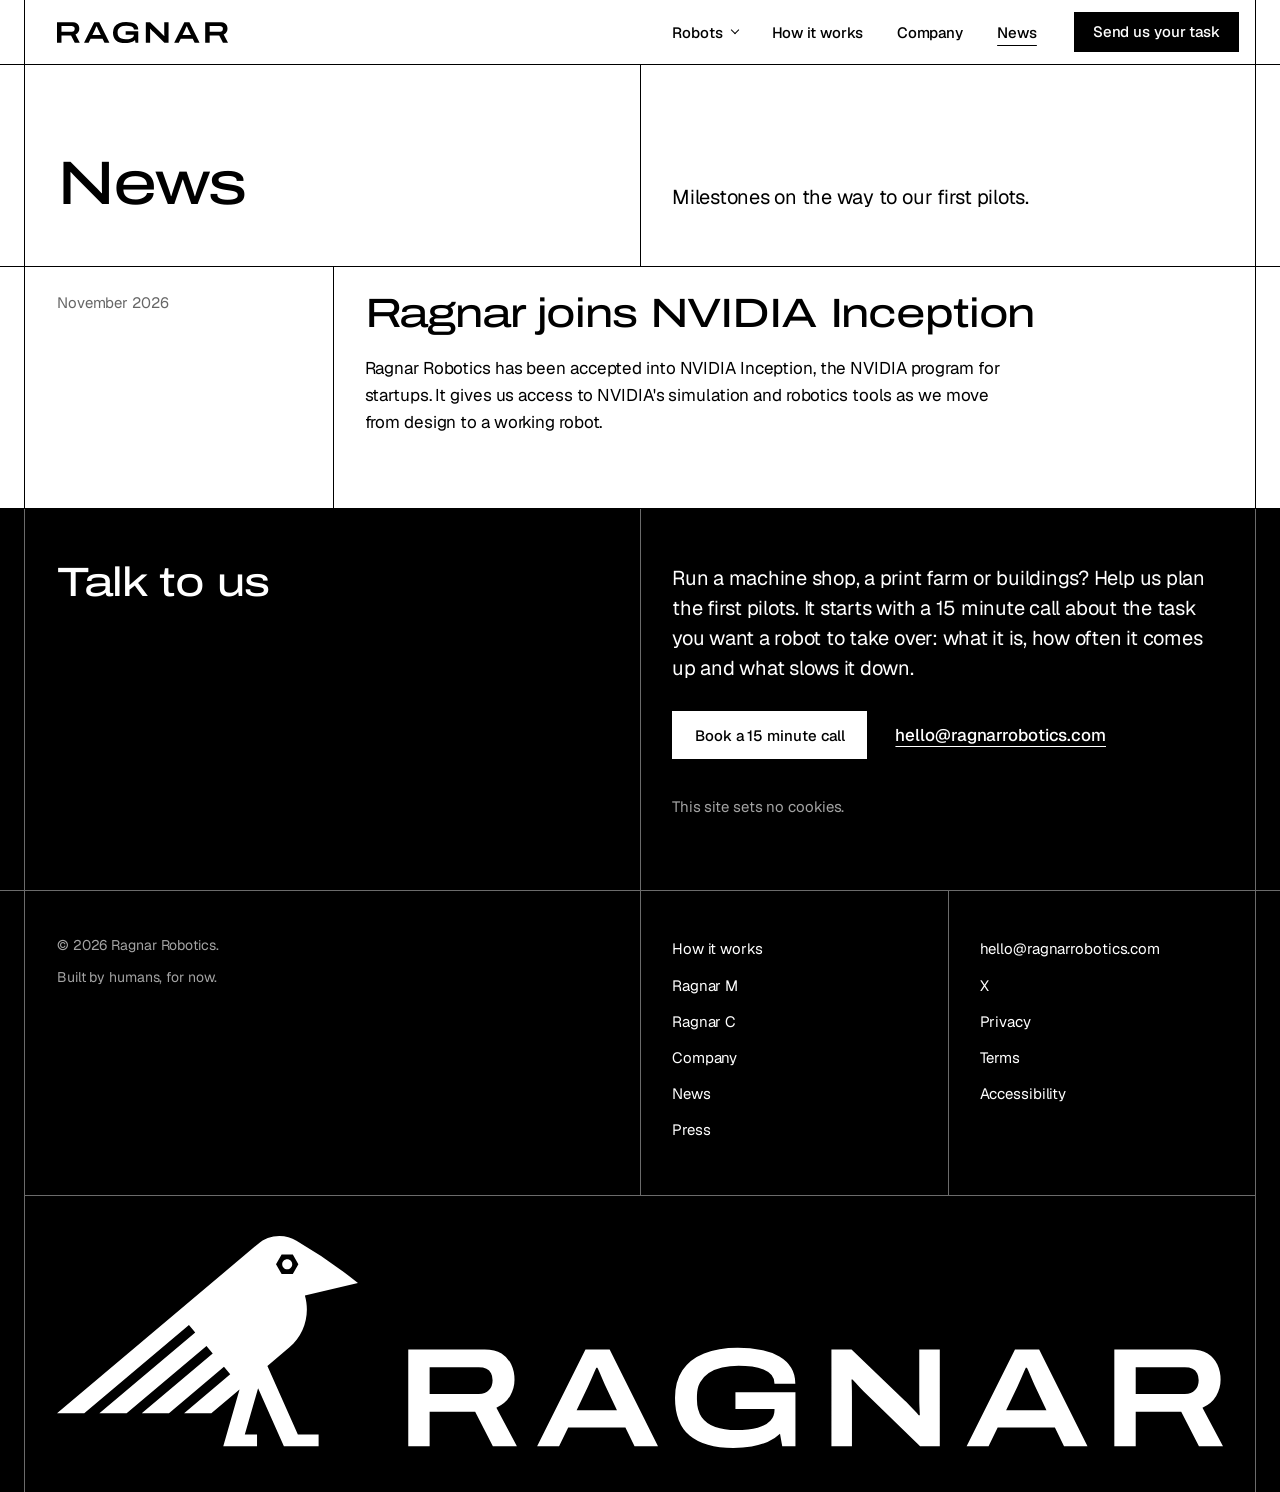
<file: news.html>
<!DOCTYPE html>
<html lang="en">
<head>
<meta charset="utf-8">
<meta name="viewport" content="width=device-width, initial-scale=1, viewport-fit=cover">
<title>News | Ragnar Robotics</title>
<meta name="description" content="Milestones from Ragnar Robotics: new robots, programs we join and the steps toward our first pilots.">
<link rel="canonical" href="https://ragnarrobotics.com/news.html">
<meta name="referrer" content="strict-origin-when-cross-origin">
<meta name="theme-color" content="#ffffff">
<meta name="color-scheme" content="light">
<link rel="icon" href="favicon.ico" sizes="32x32">
<link rel="icon" href="favicon.svg" type="image/svg+xml">
<link rel="apple-touch-icon" href="apple-touch-icon.png">
<link rel="manifest" href="site.webmanifest">
<meta property="og:type" content="website">
<meta property="og:site_name" content="Ragnar Robotics">
<meta property="og:title" content="News | Ragnar Robotics">
<meta property="og:description" content="Milestones from Ragnar Robotics: new robots, programs we join and the steps toward our first pilots.">
<meta property="og:url" content="https://ragnarrobotics.com/news.html">
<meta property="og:image" content="https://ragnarrobotics.com/assets/img/og_ragnar_family.jpg?v=8">
<meta property="og:image:width" content="1200">
<meta property="og:image:height" content="630">
<meta property="og:image:alt" content="Renderings of the Ragnar M and Ragnar C robots standing to scale next to a person outline and a height scale, under the words Robot technicians. Built for repetitive work.">
<meta name="twitter:card" content="summary_large_image">
<script type="application/ld+json">{"@context":"https://schema.org","@graph":[{"@type":"CollectionPage","@id":"https://ragnarrobotics.com/news.html","url":"https://ragnarrobotics.com/news.html","name":"Ragnar Robotics news","about":{"@id":"https://ragnarrobotics.com/#org"},"isPartOf":{"@id":"https://ragnarrobotics.com/#site"}},{"@type":"BreadcrumbList","itemListElement":[{"@type":"ListItem","position":1,"name":"Ragnar Robotics","item":"https://ragnarrobotics.com/"},{"@type":"ListItem","position":2,"name":"News","item":"https://ragnarrobotics.com/news.html"}]}]}</script>
<meta http-equiv="Content-Security-Policy" content="default-src 'self'; img-src 'self'; style-src 'self'; font-src 'self'; script-src 'self' https://static.cloudflareinsights.com; connect-src 'self' https://cloudflareinsights.com; object-src 'none'; base-uri 'self'; form-action 'none'">
<link rel="preload" href="assets/fonts/archivo_wide.woff2" as="font" type="font/woff2" crossorigin>
<link rel="preload" href="assets/fonts/geist.woff2" as="font" type="font/woff2" crossorigin>
<link rel="stylesheet" href="assets/styles.css?v=r30">
<script src="assets/site.js?v=r11" defer></script>
</head>
<body>
<a class="skip" href="#main">Skip to content</a>
<nav class="menu" id="menu" aria-label="Menu" tabindex="-1">
  <p class="menu-h">Robots</p>
  <ul class="menu-bots"><li><a href="m.html"><img src="assets/img/nav_r2.webp?v=17aa3fb0" width="52" height="52" alt=""><span><b>Ragnar M</b><span>Machine shops</span></span></a></li><li><a href="c.html"><img src="assets/img/nav_r1.webp?v=844edc3c" width="52" height="52" alt=""><span><b>Ragnar C</b><span>Construction</span></span></a></li></ul>
  <ul>
    <li><a href="./#how">How it works</a></li>
    <li><a href="company.html">Company</a></li>
    <li><a href="news.html" aria-current="page">News</a></li>
  </ul>
  <a class="cta-m" href="./#pilot">Send us your task</a>
</nav>
<header class="head">
  <div class="wrap">
    <a class="brand" href="./"><img src="assets/brand/ragnar_wordmark.svg?v=613f972d" width="171" height="21" alt="Ragnar Robotics home"></a>
    <div class="head-r">
      <nav class="nav" aria-label="Main">
        <ul>
          <li class="dd"><button class="dd-btn" type="button" aria-expanded="false" aria-controls="robots-dd">Robots</button>
            <div class="dd-panel" id="robots-dd"><ul><li><a href="m.html"><img src="assets/img/nav_r2.webp?v=17aa3fb0" width="56" height="56" alt=""><span><b>Ragnar M</b><span>Machine shops</span></span></a></li><li><a href="c.html"><img src="assets/img/nav_r1.webp?v=844edc3c" width="56" height="56" alt=""><span><b>Ragnar C</b><span>Construction</span></span></a></li></ul><a class="dd-all" href="./#family">Both, drawn to scale</a></div>
          </li>
          <li class="nav-how"><a href="./#how">How it works</a></li>
          <li><a href="company.html">Company</a></li>
          <li><a href="news.html" aria-current="page">News</a></li>
        </ul>
      </nav>
      <a class="cta" href="./#pilot">Send us your task</a>
      <a class="menu-open" href="#menu">Menu</a>
      <a class="menu-x" href="#close">Close</a>
    </div>
  </div>
</header>
<main id="main">
  <section aria-labelledby="top-h">
    <div class="wrap g">
      <div class="c12 ph-title"><h1 id="top-h">News</h1></div>
      <div class="c34 vlx ph-lead"><p class="lead">Milestones on the way to our first pilots.</p></div>
    </div>
  </section>
  <section class="news-item" aria-labelledby="n0-h">
    <div class="wrap g">
      <div class="c1 sh"><p class="news-date"><time datetime="2026-11">November 2026</time></p></div>
      <div class="c24 vlx bd">
        <h2 id="n0-h">Ragnar joins NVIDIA Inception</h2>
        <p class="measure">Ragnar Robotics has been accepted into NVIDIA Inception, the NVIDIA program for startups. It gives us access to NVIDIA's simulation and robotics tools as we move from design to a working robot.</p>
      </div>
    </div>
  </section>
  <section class="inv" id="pilot" aria-labelledby="pilot-h">
    <div class="wrap g">
      <div class="c12 sh"><h2 id="pilot-h">Talk to us</h2></div>
      <div class="c34 vlx bd contact">
        <p class="lead">Run a machine shop, a print farm or buildings? Help us plan the first pilots. It starts with a 15&nbsp;minute call about the task you want a robot to take over: what it is, how often it comes up and what slows it down.</p>
        <p class="actions"><a class="btn" href="https://calendly.com/ragnarrobotics/intro" rel="noopener">Book a 15&nbsp;minute call</a><a class="tlink plain" href="mailto:hello@ragnarrobotics.com?subject=15%20minute%20call">hello@ragnarrobotics.com</a></p>
        <p class="fine">This site sets no cookies.</p>
      </div>
    </div>
  </section>
</main>
<footer class="foot inv sep">
  <div class="wrap">
    <div class="g foot-top">
      <div class="c12 foot-legal">
        <p>© 2026 Ragnar Robotics.</p>
        <p>Built by humans, for now.</p>
      </div>
      <nav class="c3 vlx foot-nav" aria-label="Site">
        <ul class="foot-links">
          <li><a href="./#how">How it works</a></li>
          <li><a href="m.html">Ragnar M</a></li><li><a href="c.html">Ragnar C</a></li>
          <li><a href="company.html">Company</a></li>
          <li><a href="news.html" aria-current="page">News</a></li>
          <li><a href="press.html">Press</a></li>
        </ul>
      </nav>
      <nav class="c4 vlx foot-nav" aria-label="Contact and legal">
        <ul class="foot-links">
          <li class="wide"><a href="mailto:hello@ragnarrobotics.com">hello@ragnarrobotics.com</a></li>
          <li><a href="https://x.com/ragnarrobotics" rel="me noopener" aria-label="Ragnar Robotics on X">X</a></li>
          <li><a href="privacy.html">Privacy</a></li>
          <li><a href="terms.html">Terms</a></li>
          <li><a href="terms.html#accessibility">Accessibility</a></li>
        </ul>
      </nav>
    </div>
    <div class="foot-mark"><img src="assets/brand/ragnar_on_dark.svg?v=767340fc" width="556" height="101" alt="Ragnar Robotics" loading="lazy" decoding="async"></div>
  </div>
</footer>
<script type="module" src="https://static.cloudflareinsights.com/beacon.min.js" data-cf-beacon='{"token": "46b439e327c74472a907cba465087139"}'></script>
</body>
</html>
</file>
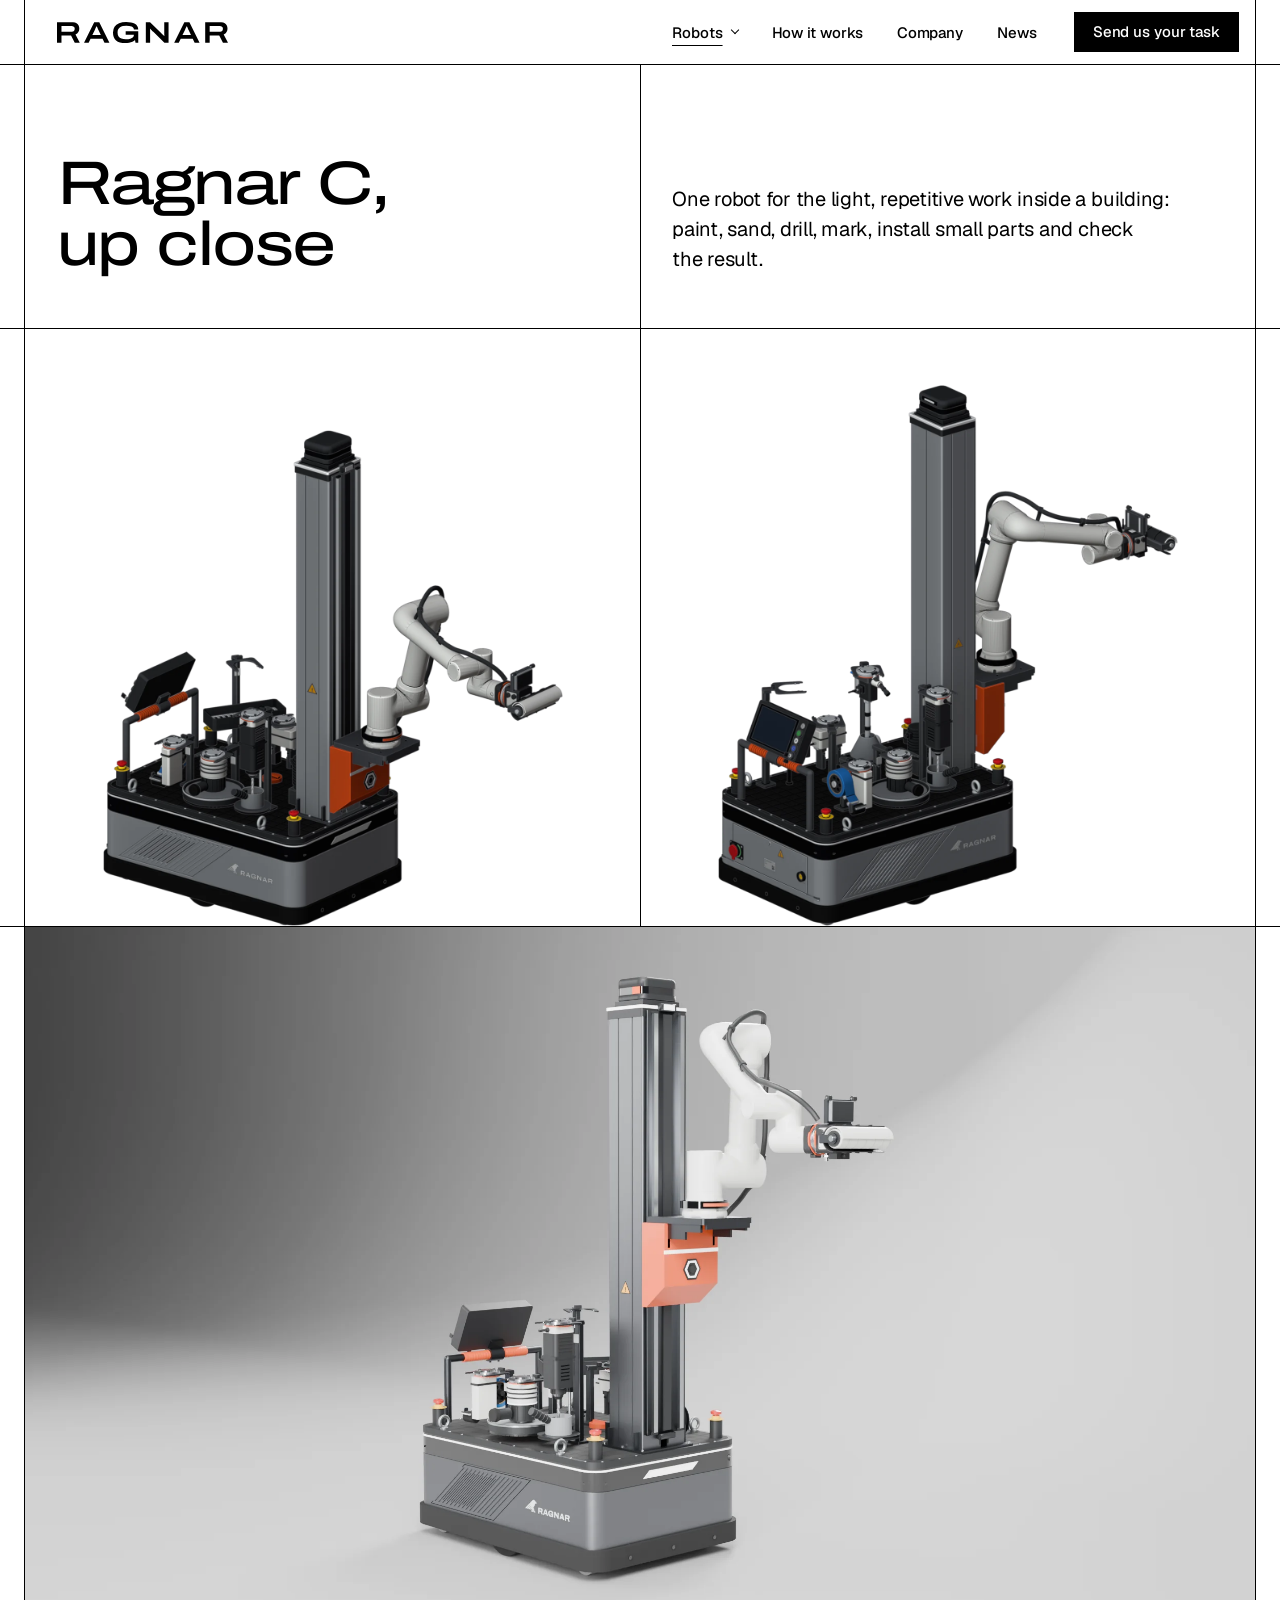
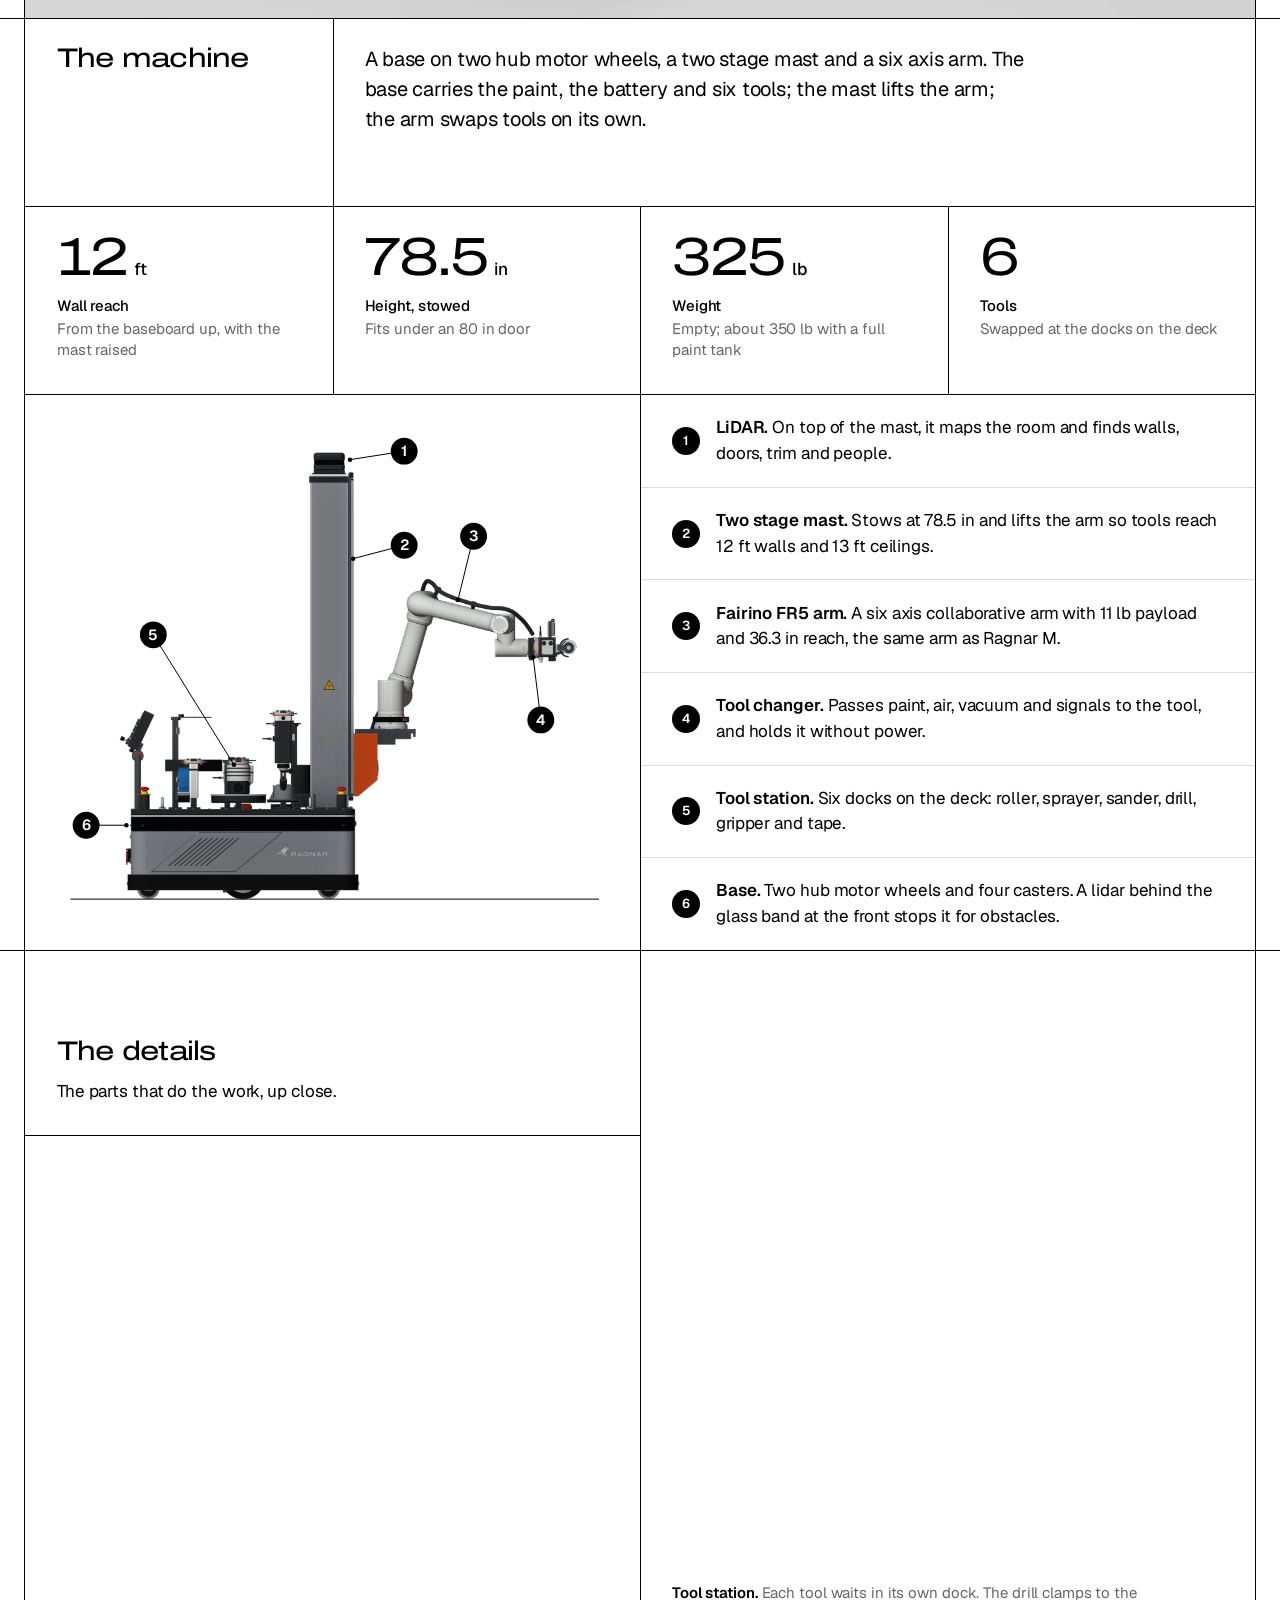
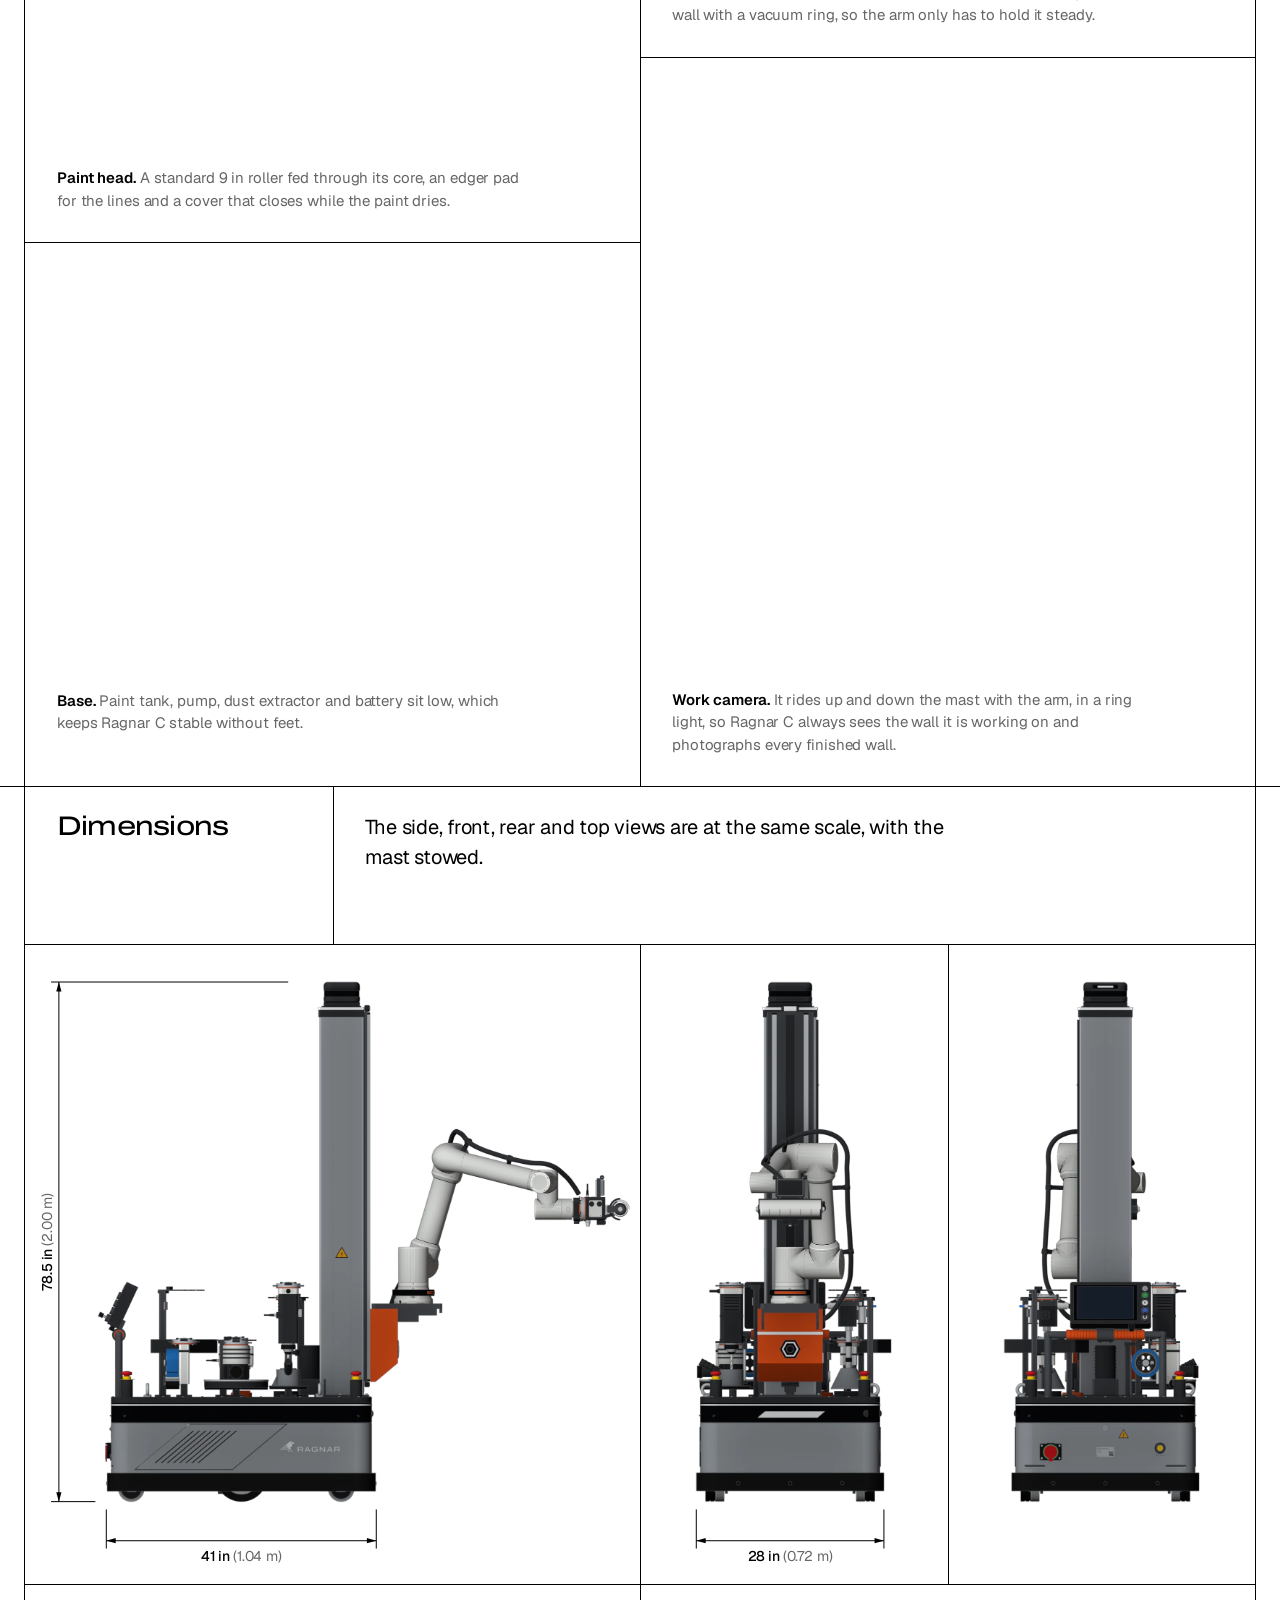
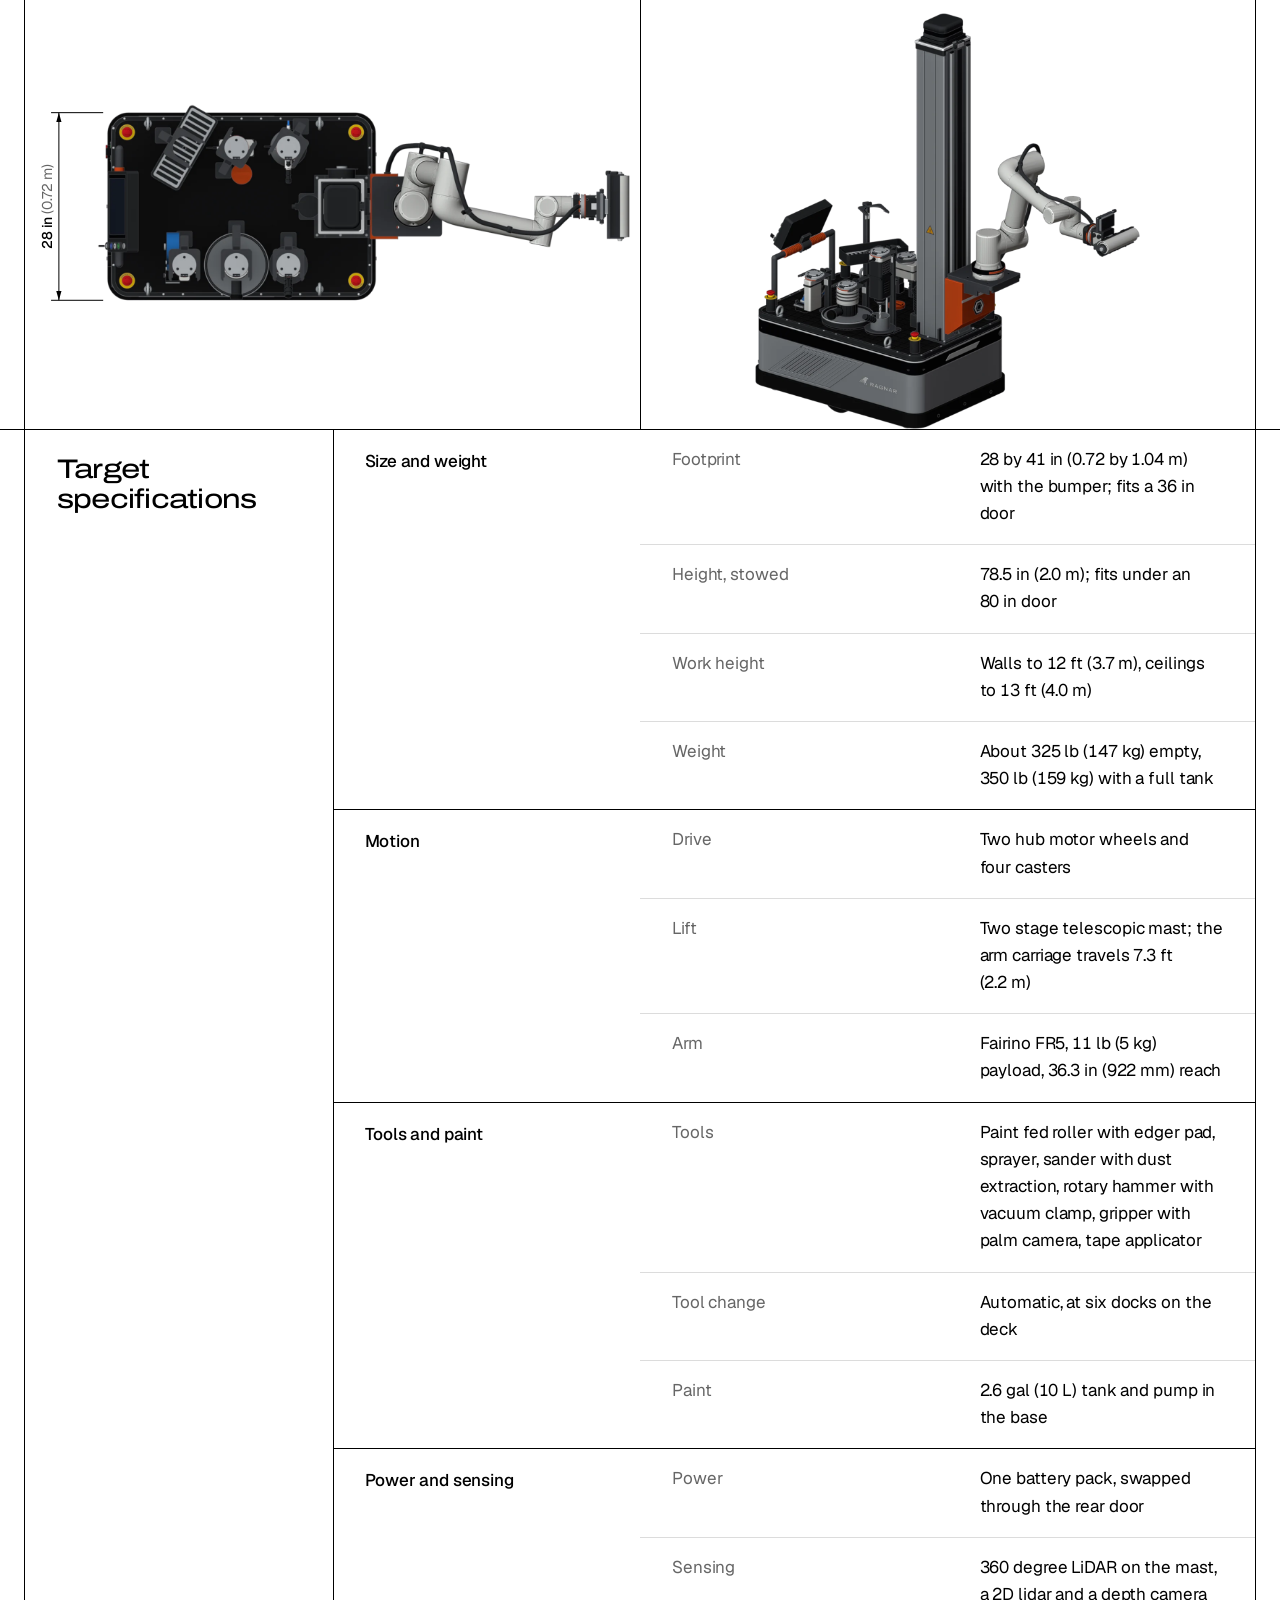
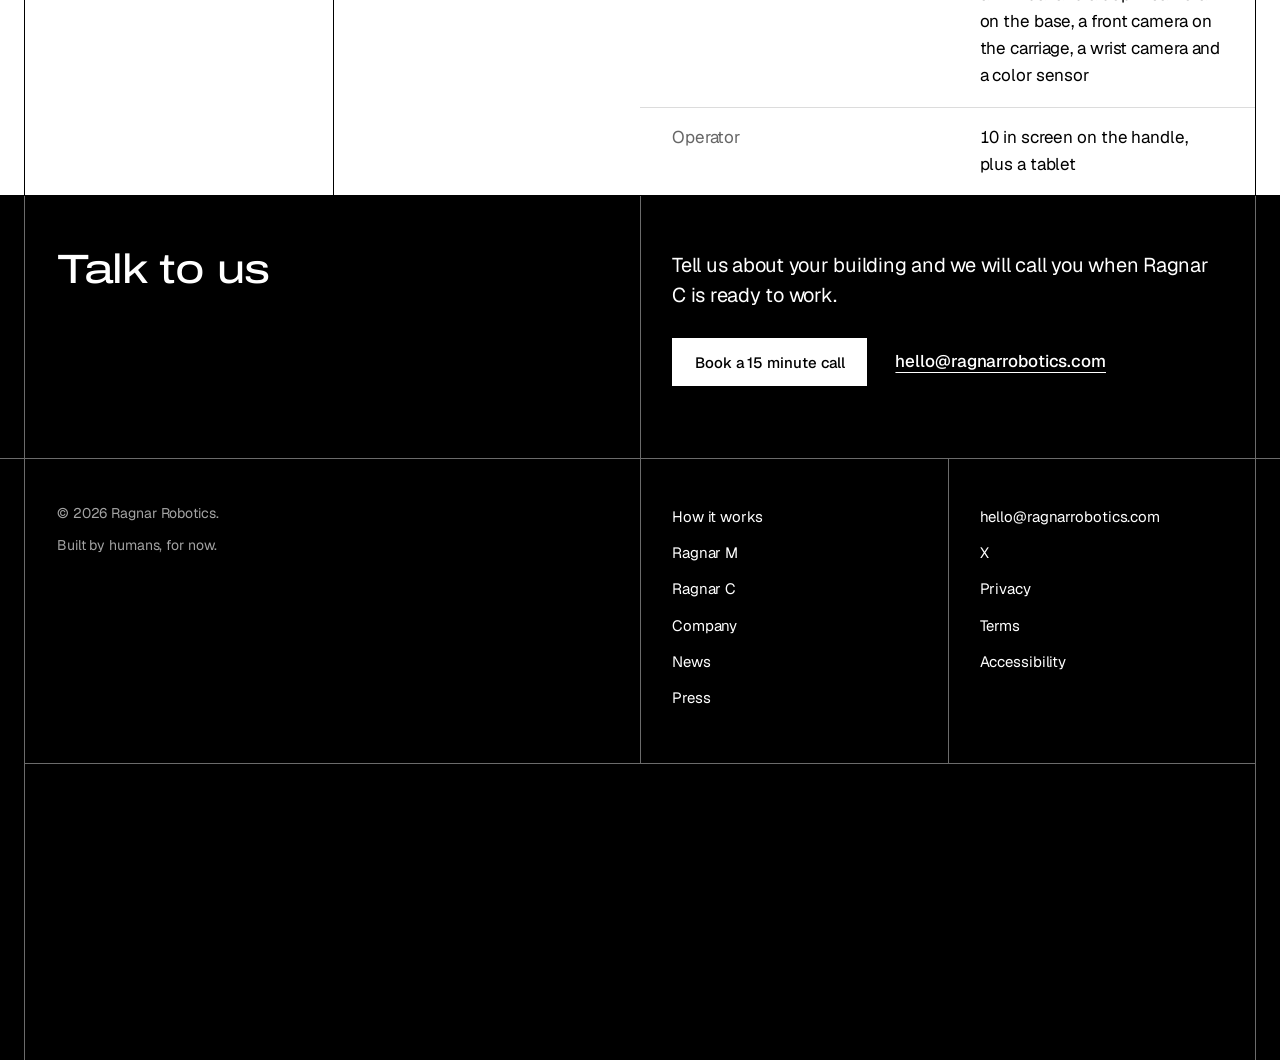
<file: p2.html>
<!doctype html>
<html lang="en">
<head>
<meta charset="utf-8">
<title>Ragnar C | Ragnar Robotics</title>
<meta name="robots" content="noindex">
<link rel="canonical" href="https://ragnarrobotics.com/c.html">
<meta http-equiv="refresh" content="0; url=c.html">
<script>location.replace('c.html'+location.hash.replace(/^#(tools|safety|questions).*/,''))</script>
</head>
<body><p><a href="c.html">Go to Ragnar C</a></p></body>
</html>
</file>
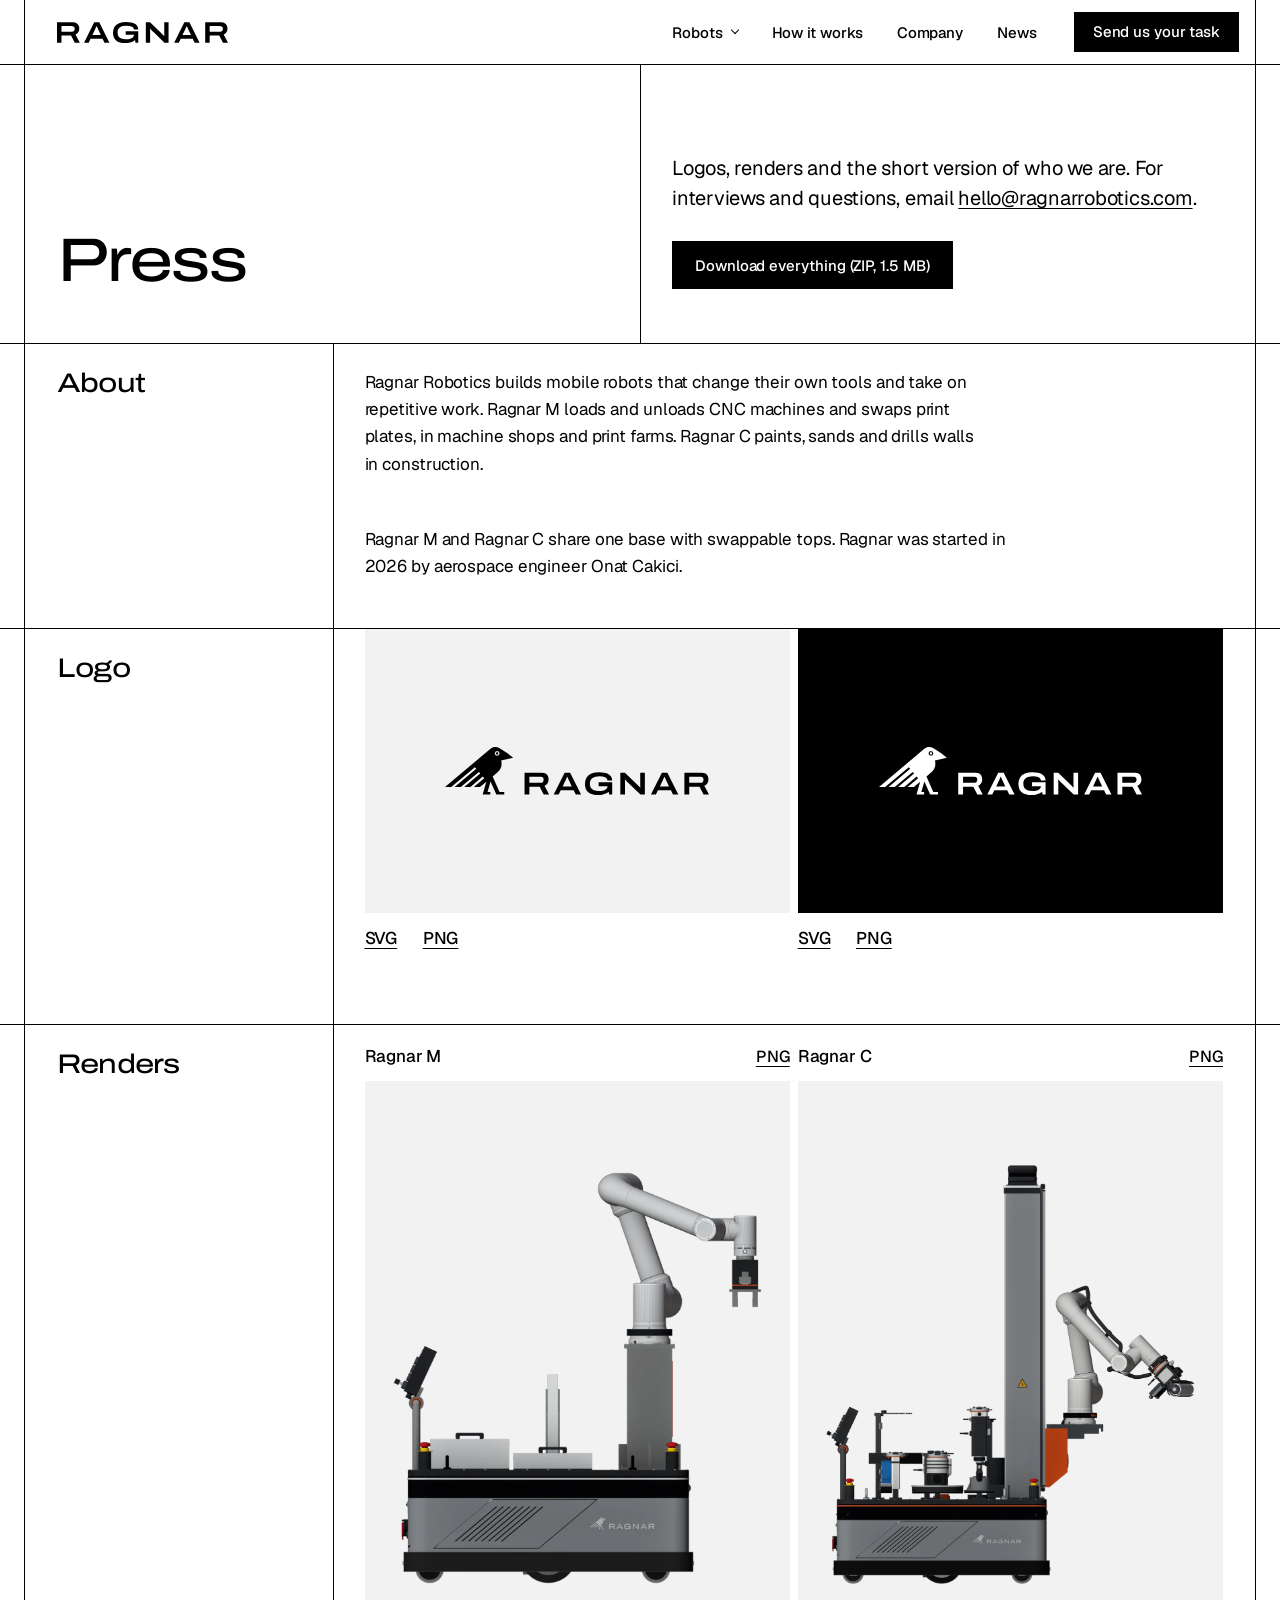
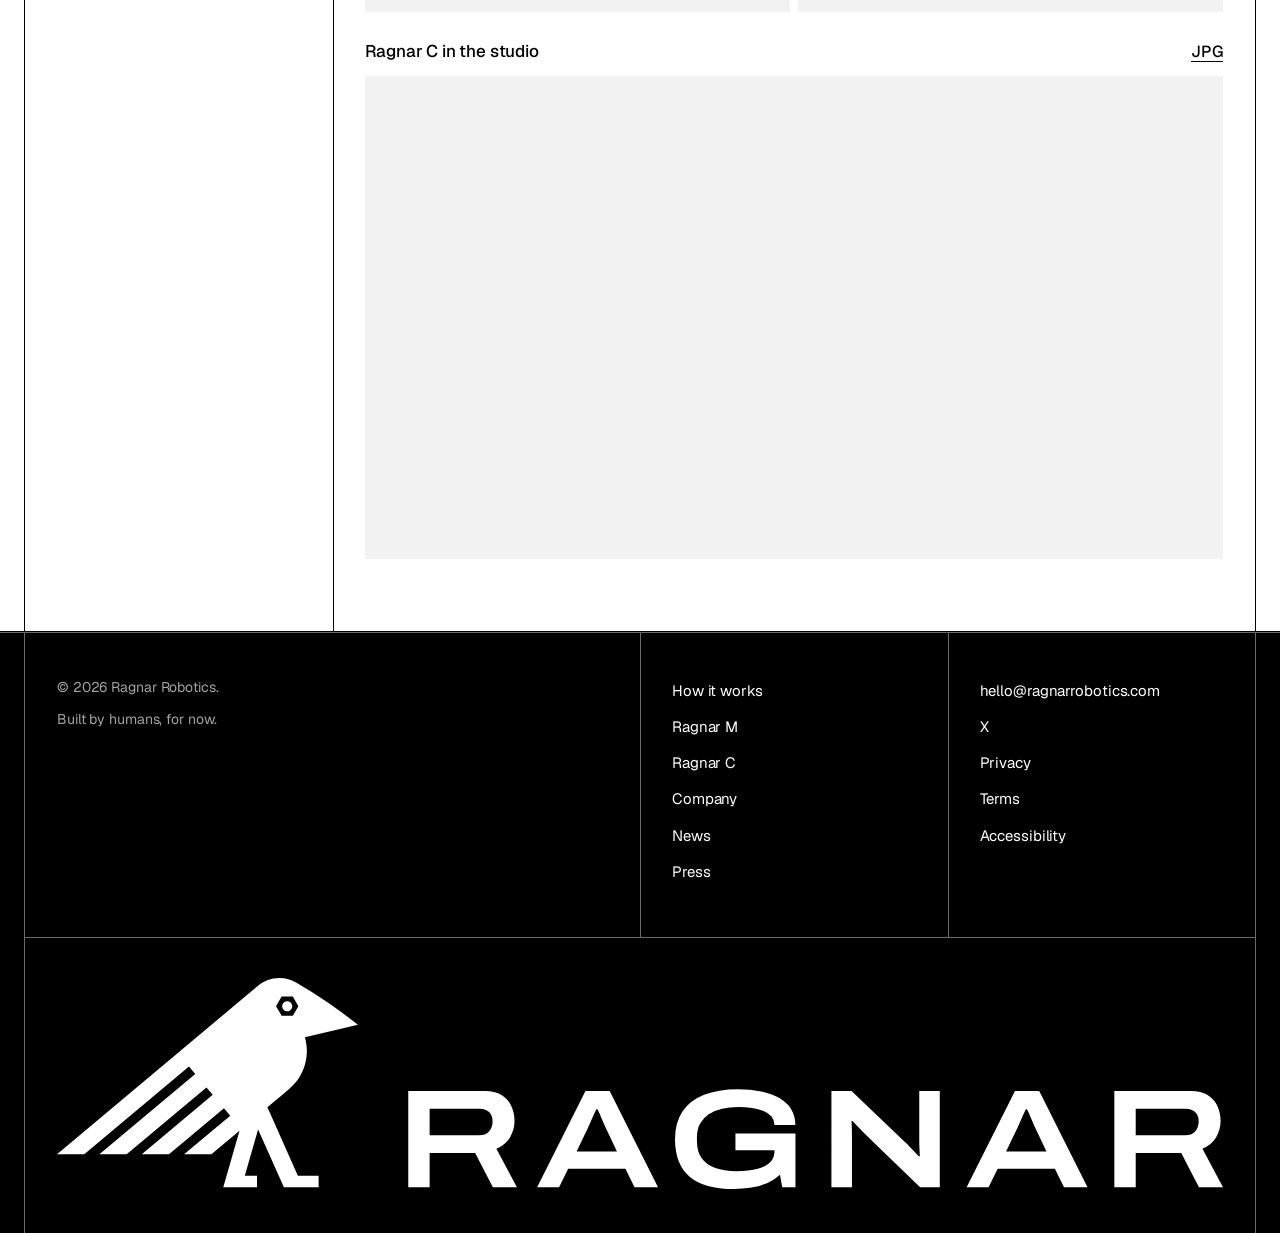
<file: press.html>
<!DOCTYPE html>
<html lang="en">
<head>
<meta charset="utf-8">
<meta name="viewport" content="width=device-width, initial-scale=1, viewport-fit=cover">
<title>Press | Ragnar Robotics</title>
<meta name="description" content="Logos, renders and a short description of Ragnar Robotics, for press.">
<link rel="canonical" href="https://ragnarrobotics.com/press.html">
<meta name="referrer" content="strict-origin-when-cross-origin">
<meta name="theme-color" content="#ffffff">
<meta name="color-scheme" content="light">
<link rel="icon" href="favicon.ico" sizes="32x32">
<link rel="icon" href="favicon.svg" type="image/svg+xml">
<link rel="apple-touch-icon" href="apple-touch-icon.png">
<link rel="manifest" href="site.webmanifest">
<meta property="og:type" content="website">
<meta property="og:site_name" content="Ragnar Robotics">
<meta property="og:title" content="Press | Ragnar Robotics">
<meta property="og:description" content="Logos, renders and a short description of Ragnar Robotics, for press.">
<meta property="og:url" content="https://ragnarrobotics.com/press.html">
<meta property="og:image" content="https://ragnarrobotics.com/assets/img/og_ragnar_family.jpg?v=8">
<meta property="og:image:width" content="1200">
<meta property="og:image:height" content="630">
<meta property="og:image:alt" content="Renderings of the Ragnar M and Ragnar C robots standing to scale next to a person outline and a height scale, under the words Robot technicians. Built for repetitive work.">
<meta name="twitter:card" content="summary_large_image">
<script type="application/ld+json">{"@context":"https://schema.org","@type":"WebPage","@id":"https://ragnarrobotics.com/press.html","url":"https://ragnarrobotics.com/press.html","name":"Ragnar Robotics press","isPartOf":{"@id":"https://ragnarrobotics.com/#site"},"about":{"@id":"https://ragnarrobotics.com/#org"}}</script>
<meta http-equiv="Content-Security-Policy" content="default-src 'self'; img-src 'self'; style-src 'self'; font-src 'self'; script-src 'self' https://static.cloudflareinsights.com; connect-src 'self' https://cloudflareinsights.com; object-src 'none'; base-uri 'self'; form-action 'none'">
<link rel="preload" href="assets/fonts/archivo_wide.woff2" as="font" type="font/woff2" crossorigin>
<link rel="preload" href="assets/fonts/geist.woff2" as="font" type="font/woff2" crossorigin>
<link rel="stylesheet" href="assets/styles.css?v=r30">
<script src="assets/site.js?v=r11" defer></script>
</head>
<body>
<a class="skip" href="#main">Skip to content</a>
<nav class="menu" id="menu" aria-label="Menu" tabindex="-1">
  <p class="menu-h">Robots</p>
  <ul class="menu-bots"><li><a href="m.html"><img src="assets/img/nav_r2.webp?v=17aa3fb0" width="52" height="52" alt=""><span><b>Ragnar M</b><span>Machine shops</span></span></a></li><li><a href="c.html"><img src="assets/img/nav_r1.webp?v=844edc3c" width="52" height="52" alt=""><span><b>Ragnar C</b><span>Construction</span></span></a></li></ul>
  <ul>
    <li><a href="./#how">How it works</a></li>
    <li><a href="company.html">Company</a></li>
    <li><a href="news.html">News</a></li>
  </ul>
  <a class="cta-m" href="./#pilot">Send us your task</a>
</nav>
<header class="head">
  <div class="wrap">
    <a class="brand" href="./"><img src="assets/brand/ragnar_wordmark.svg?v=613f972d" width="171" height="21" alt="Ragnar Robotics home"></a>
    <div class="head-r">
      <nav class="nav" aria-label="Main">
        <ul>
          <li class="dd"><button class="dd-btn" type="button" aria-expanded="false" aria-controls="robots-dd">Robots</button>
            <div class="dd-panel" id="robots-dd"><ul><li><a href="m.html"><img src="assets/img/nav_r2.webp?v=17aa3fb0" width="56" height="56" alt=""><span><b>Ragnar M</b><span>Machine shops</span></span></a></li><li><a href="c.html"><img src="assets/img/nav_r1.webp?v=844edc3c" width="56" height="56" alt=""><span><b>Ragnar C</b><span>Construction</span></span></a></li></ul><a class="dd-all" href="./#family">Both, drawn to scale</a></div>
          </li>
          <li class="nav-how"><a href="./#how">How it works</a></li>
          <li><a href="company.html">Company</a></li>
          <li><a href="news.html">News</a></li>
        </ul>
      </nav>
      <a class="cta" href="./#pilot">Send us your task</a>
      <a class="menu-open" href="#menu">Menu</a>
      <a class="menu-x" href="#close">Close</a>
    </div>
  </div>
</header>
<main id="main">
  <section aria-labelledby="top-h">
    <div class="wrap g">
      <div class="c12 ph-title"><h1 id="top-h">Press</h1></div>
      <div class="c34 vlx ph-lead"><p class="lead">Logos, renders and the short version of who we are. For interviews and questions, email <a href="mailto:hello@ragnarrobotics.com?subject=Press">hello@ragnarrobotics.com</a>.</p>
        <p class="actions"><a class="btn" href="assets/press/ragnar_press_kit.zip?v=9952f91d" download>Download everything (ZIP, 1.5&nbsp;MB)</a></p>
      </div>
    </div>
  </section>
  <section id="about" aria-labelledby="about-h">
    <div class="wrap g">
      <div class="c1 sh"><h2 id="about-h">About</h2></div>
      <div class="c24 vlx flush why">
        <p class="measure">Ragnar Robotics builds mobile robots that change their own tools and take on repetitive work. Ragnar M loads and unloads CNC machines and swaps print plates, in machine shops and print farms. Ragnar C paints, sands and drills walls in construction.</p>
        <p class="measure">Ragnar M and Ragnar C share one base with swappable tops. Ragnar was started in 2026 by aerospace engineer Onat Cakici.</p>
      </div>
    </div>
  </section>
  <section id="logo" aria-labelledby="logo-h">
    <div class="wrap g">
      <div class="c1 sh"><h2 id="logo-h">Logo</h2></div>
      <div class="c24 vlx flush">
        <div class="press-logos">
          <div class="press-logo">
            <div class="press-tile"><img src="assets/press/ragnar_logo_black.svg?v=5d4d7713" width="556" height="101" alt="Ragnar Robotics logo in black"></div>
            <p class="press-dl"><a href="assets/press/ragnar_logo_black.svg?v=5d4d7713" download>SVG</a><a href="assets/press/ragnar_logo_black.png?v=f5a477ed" download>PNG</a></p>
          </div>
          <div class="press-logo">
            <div class="press-tile dark"><img src="assets/press/ragnar_logo_white.svg?v=767340fc" width="556" height="101" alt="Ragnar Robotics logo in white"></div>
            <p class="press-dl"><a href="assets/press/ragnar_logo_white.svg?v=767340fc" download>SVG</a><a href="assets/press/ragnar_logo_white.png?v=8e0d2267" download>PNG</a></p>
          </div>
        </div>
      </div>
    </div>
  </section>
  <section id="renders" aria-labelledby="renders-h">
    <div class="wrap g">
      <div class="c1 sh"><h2 id="renders-h">Renders</h2></div>
      <div class="c24 vlx flush">
        <div class="press-shots">
          <div class="press-shot">
            <h3><span>Ragnar M</span><span class="press-dl"><a href="assets/press/ragnar_m.png?v=bf89f15c" download>PNG</a></span></h3>
            <div class="shot"><img src="assets/img/r2_side_page.webp?v=115f25d7" width="1095" height="1223" alt="Ragnar M, the CNC machine tending robot, from the side" loading="lazy" decoding="async"></div>
          </div>
          <div class="press-shot">
            <h3><span>Ragnar C</span><span class="press-dl"><a href="assets/press/ragnar_c.png?v=af9134c6" download>PNG</a></span></h3>
            <div class="shot"><img src="assets/img/r1_side_2x.webp?v=d3c9b9ea" width="1100" height="1249" alt="Ragnar C, the interior finishing robot, from the side" loading="lazy" decoding="async"></div>
          </div>
          <div class="press-shot wide">
            <h3><span>Ragnar C in the studio</span><span class="press-dl"><a href="assets/press/ragnar_c_studio.jpg?v=62c6faa6" download>JPG</a></span></h3>
            <div class="shot"><img src="assets/img/r1_studio_1200.webp?v=ccf6d381" srcset="assets/img/r1_studio_1200.webp?v=ccf6d381 1200w, assets/img/r1_studio_2400.webp?v=9955218f 2400w" sizes="(min-width: 1100px) 760px, 100vw" width="2400" height="1350" alt="Ragnar C, the interior finishing robot, with its mast and arm" loading="lazy" decoding="async"></div>
          </div>
        </div>
      </div>
    </div>
  </section>
</main>
<footer class="foot inv sep">
  <div class="wrap">
    <div class="g foot-top">
      <div class="c12 foot-legal">
        <p>© 2026 Ragnar Robotics.</p>
        <p>Built by humans, for now.</p>
      </div>
      <nav class="c3 vlx foot-nav" aria-label="Site">
        <ul class="foot-links">
          <li><a href="./#how">How it works</a></li>
          <li><a href="m.html">Ragnar M</a></li><li><a href="c.html">Ragnar C</a></li>
          <li><a href="company.html">Company</a></li>
          <li><a href="news.html">News</a></li>
          <li><a href="press.html">Press</a></li>
        </ul>
      </nav>
      <nav class="c4 vlx foot-nav" aria-label="Contact and legal">
        <ul class="foot-links">
          <li class="wide"><a href="mailto:hello@ragnarrobotics.com">hello@ragnarrobotics.com</a></li>
          <li><a href="https://x.com/ragnarrobotics" rel="me noopener" aria-label="Ragnar Robotics on X">X</a></li>
          <li><a href="privacy.html">Privacy</a></li>
          <li><a href="terms.html">Terms</a></li>
          <li><a href="terms.html#accessibility">Accessibility</a></li>
        </ul>
      </nav>
    </div>
    <div class="foot-mark"><img src="assets/brand/ragnar_on_dark.svg?v=767340fc" width="556" height="101" alt="Ragnar Robotics" loading="lazy" decoding="async"></div>
  </div>
</footer>
<script type="module" src="https://static.cloudflareinsights.com/beacon.min.js" data-cf-beacon='{"token": "46b439e327c74472a907cba465087139"}'></script>
</body>
</html>
</file>
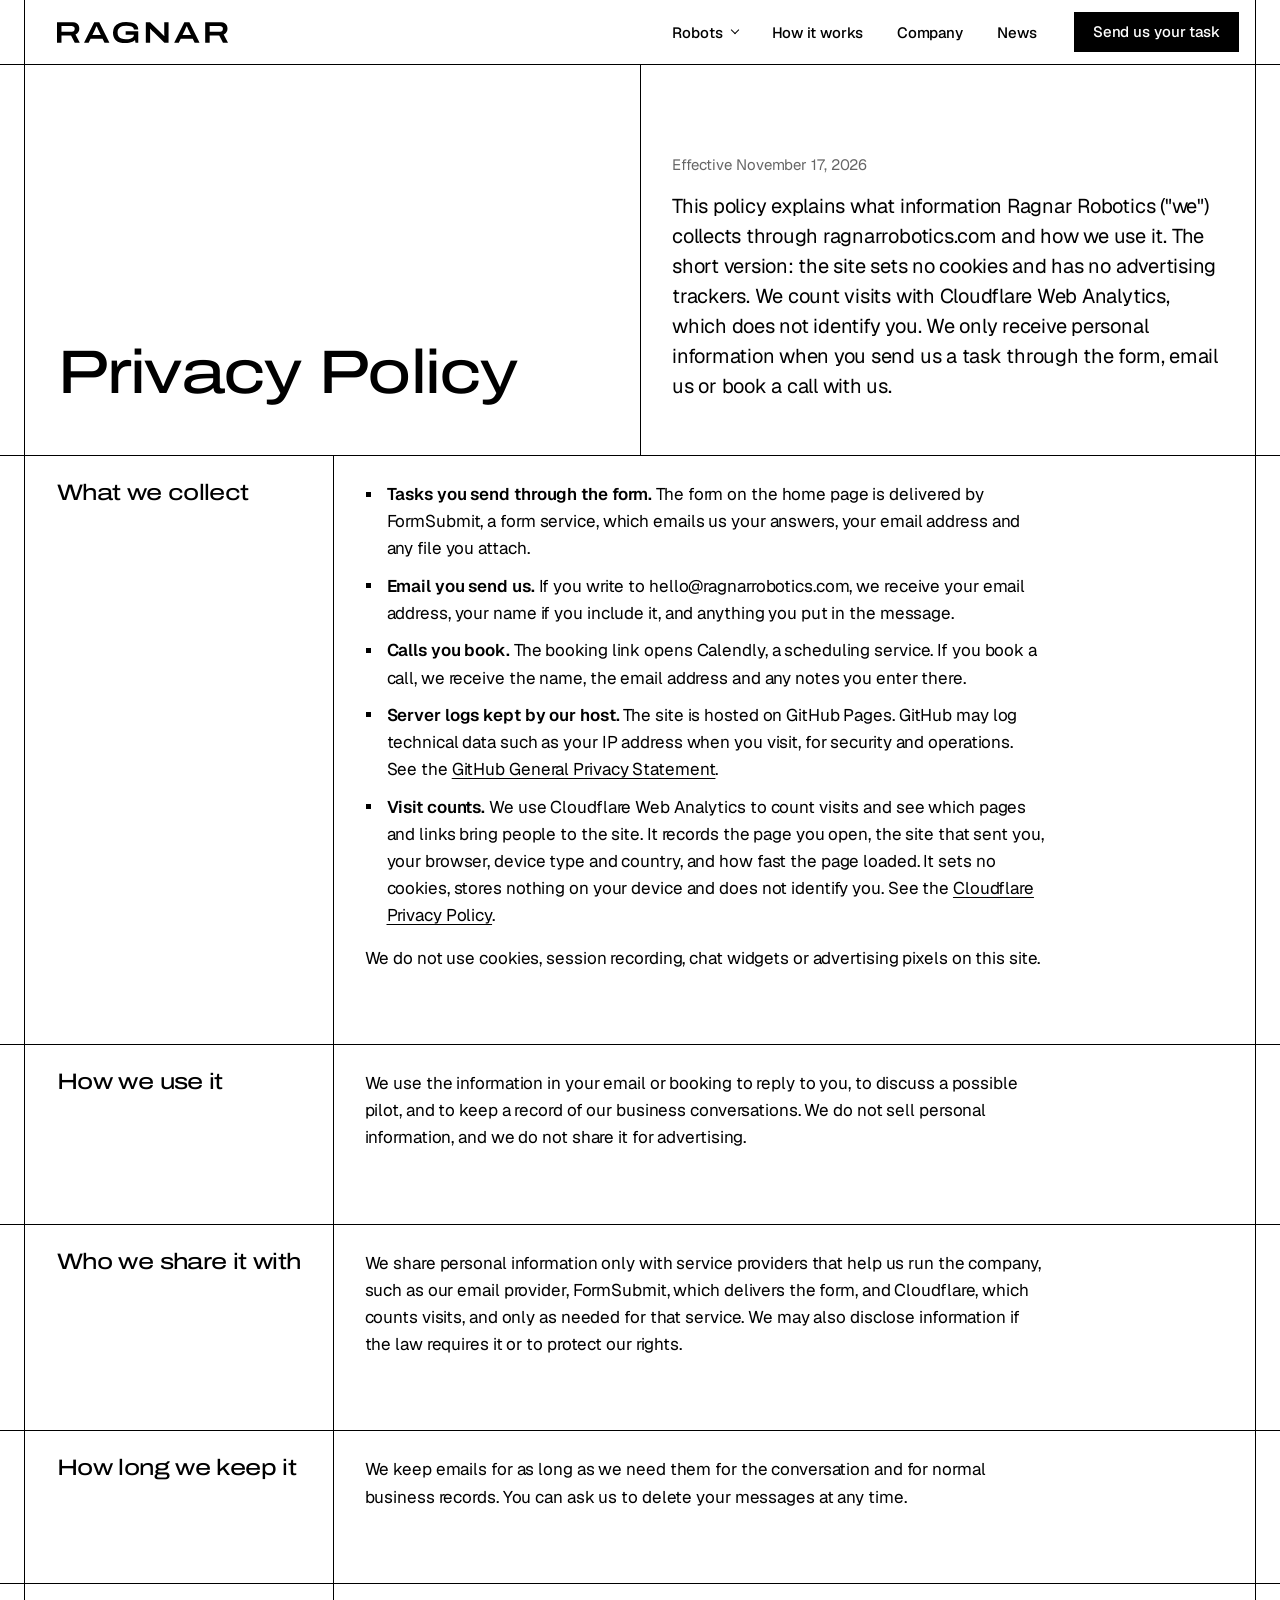
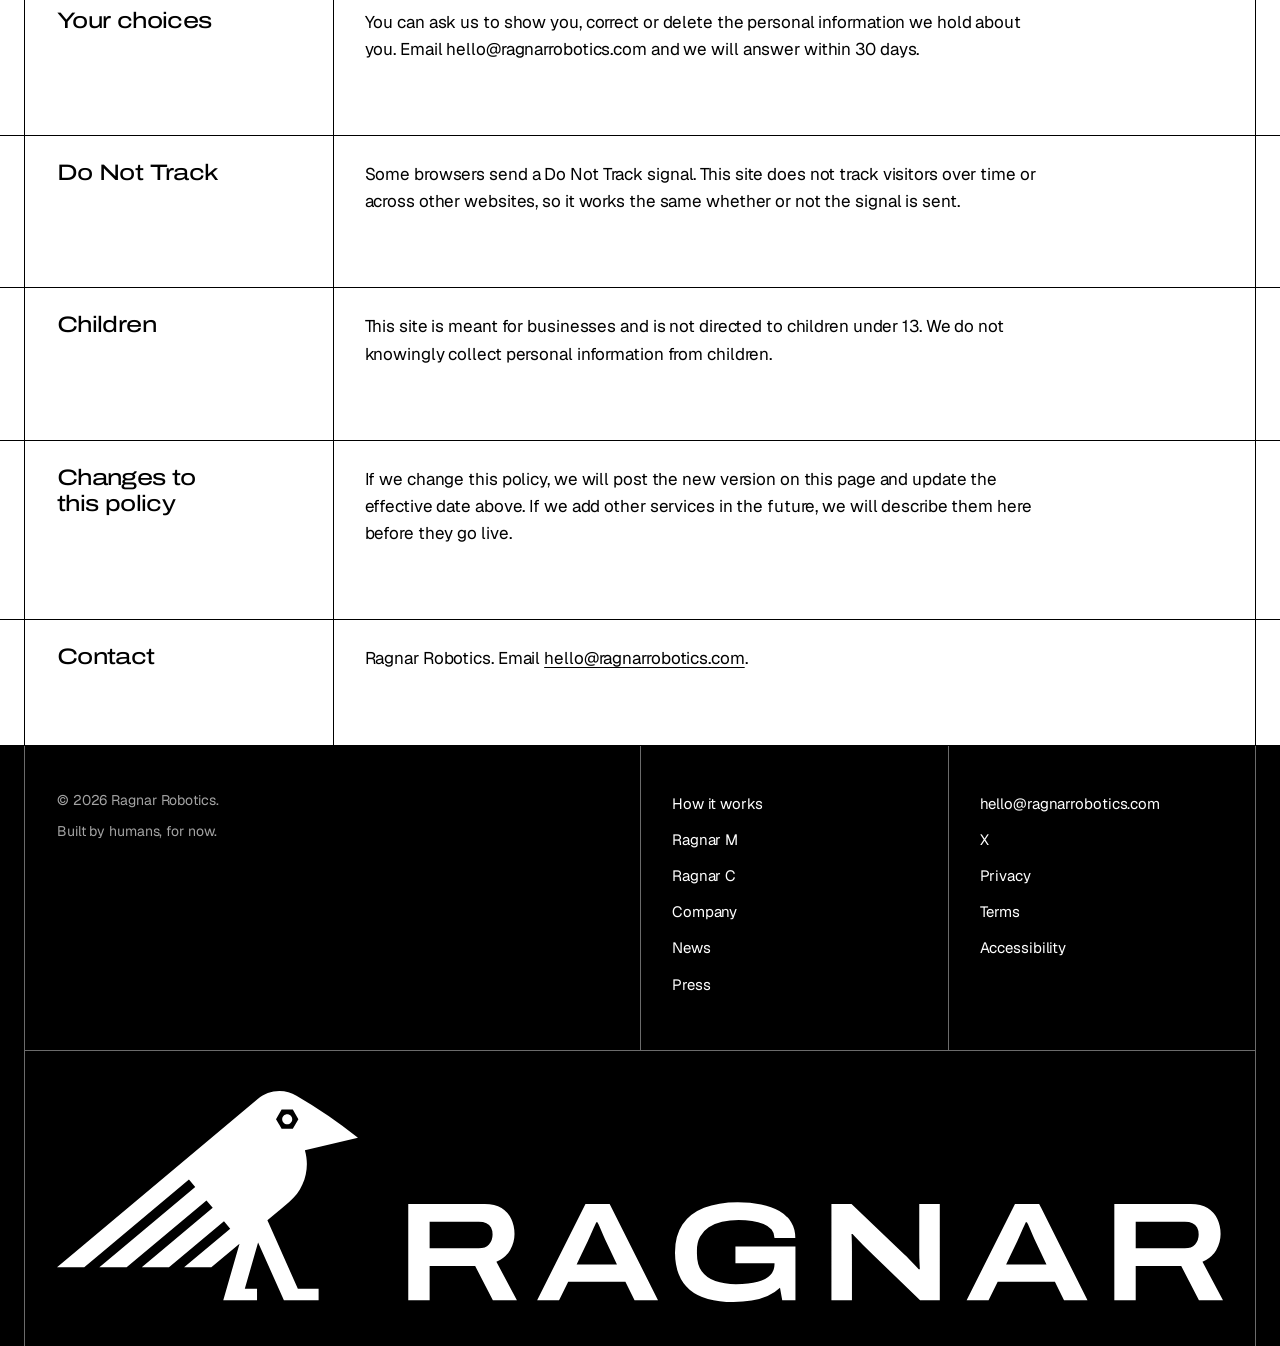
<file: privacy.html>
<!DOCTYPE html>
<html lang="en">
<head>
<meta charset="utf-8">
<meta name="viewport" content="width=device-width, initial-scale=1, viewport-fit=cover">
<title>Privacy Policy | Ragnar Robotics</title>
<meta name="description" content="How Ragnar Robotics handles personal information on ragnarrobotics.com. No cookies or tracking.">
<link rel="canonical" href="https://ragnarrobotics.com/privacy.html">
<meta name="referrer" content="strict-origin-when-cross-origin">
<meta name="theme-color" content="#ffffff">
<meta name="color-scheme" content="light">
<link rel="icon" href="favicon.ico" sizes="32x32">
<link rel="icon" href="favicon.svg" type="image/svg+xml">
<link rel="apple-touch-icon" href="apple-touch-icon.png">
<link rel="manifest" href="site.webmanifest">
<meta property="og:type" content="website">
<meta property="og:site_name" content="Ragnar Robotics">
<meta property="og:title" content="Privacy Policy | Ragnar Robotics">
<meta property="og:description" content="How Ragnar Robotics handles personal information on ragnarrobotics.com. No cookies or tracking.">
<meta property="og:url" content="https://ragnarrobotics.com/privacy.html">
<meta property="og:image" content="https://ragnarrobotics.com/assets/img/og_ragnar_family.jpg?v=8">
<meta property="og:image:width" content="1200">
<meta property="og:image:height" content="630">
<meta property="og:image:alt" content="Renderings of the Ragnar M and Ragnar C robots standing to scale next to a person outline and a height scale, under the words Robot technicians. Built for repetitive work.">
<meta name="twitter:card" content="summary_large_image">
<meta http-equiv="Content-Security-Policy" content="default-src 'self'; img-src 'self'; style-src 'self'; font-src 'self'; script-src 'self' https://static.cloudflareinsights.com; connect-src 'self' https://cloudflareinsights.com; object-src 'none'; base-uri 'self'; form-action 'none'">
<link rel="preload" href="assets/fonts/archivo_wide.woff2" as="font" type="font/woff2" crossorigin>
<link rel="preload" href="assets/fonts/geist.woff2" as="font" type="font/woff2" crossorigin>
<link rel="stylesheet" href="assets/styles.css?v=r30">
<script src="assets/site.js?v=r11" defer></script>
</head>
<body>
<a class="skip" href="#main">Skip to content</a>
<nav class="menu" id="menu" aria-label="Menu" tabindex="-1">
  <p class="menu-h">Robots</p>
  <ul class="menu-bots"><li><a href="m.html"><img src="assets/img/nav_r2.webp?v=17aa3fb0" width="52" height="52" alt=""><span><b>Ragnar M</b><span>Machine shops</span></span></a></li><li><a href="c.html"><img src="assets/img/nav_r1.webp?v=844edc3c" width="52" height="52" alt=""><span><b>Ragnar C</b><span>Construction</span></span></a></li></ul>
  <ul>
    <li><a href="./#how">How it works</a></li>
    <li><a href="company.html">Company</a></li>
    <li><a href="news.html">News</a></li>
  </ul>
  <a class="cta-m" href="./#pilot">Send us your task</a>
</nav>
<header class="head">
  <div class="wrap">
    <a class="brand" href="./"><img src="assets/brand/ragnar_wordmark.svg?v=613f972d" width="171" height="21" alt="Ragnar Robotics home"></a>
    <div class="head-r">
      <nav class="nav" aria-label="Main">
        <ul>
          <li class="dd"><button class="dd-btn" type="button" aria-expanded="false" aria-controls="robots-dd">Robots</button>
            <div class="dd-panel" id="robots-dd"><ul><li><a href="m.html"><img src="assets/img/nav_r2.webp?v=17aa3fb0" width="56" height="56" alt=""><span><b>Ragnar M</b><span>Machine shops</span></span></a></li><li><a href="c.html"><img src="assets/img/nav_r1.webp?v=844edc3c" width="56" height="56" alt=""><span><b>Ragnar C</b><span>Construction</span></span></a></li></ul><a class="dd-all" href="./#family">Both, drawn to scale</a></div>
          </li>
          <li class="nav-how"><a href="./#how">How it works</a></li>
          <li><a href="company.html">Company</a></li>
          <li><a href="news.html">News</a></li>
        </ul>
      </nav>
      <a class="cta" href="./#pilot">Send us your task</a>
      <a class="menu-open" href="#menu">Menu</a>
      <a class="menu-x" href="#close">Close</a>
    </div>
  </div>
</header>
<main id="main" class="doc">
  <section aria-labelledby="top-h">
    <div class="wrap g">
      <div class="c12 ph-title"><h1 id="top-h">Privacy Policy</h1></div>
      <div class="c34 vlx ph-lead"><p class="eff">Effective November 17, 2026</p><p class="lead">This policy explains what information Ragnar Robotics ("we") collects through ragnarrobotics.com and how we use it. The short version: the site sets no cookies and has no advertising trackers. We count visits with Cloudflare Web Analytics, which does not identify you. We only receive personal information when you send us a task through the form, email us or book a call with us.</p></div>
    </div>
  </section>
  <section id="collect" aria-labelledby="collect-h">
    <div class="wrap g">
      <div class="c1 sh"><h2 id="collect-h">What we collect</h2></div>
      <div class="c24 vlx bd">
        <ul>
        <li><strong>Tasks you send through the form.</strong> The form on the home page is delivered by FormSubmit, a form service, which emails us your answers, your email address and any file you attach.</li>
        <li><strong>Email you send us.</strong> If you write to hello@ragnarrobotics.com, we receive your email address, your name if you include it, and anything you put in the message.</li>
        <li><strong>Calls you book.</strong> The booking link opens Calendly, a scheduling service. If you book a call, we receive the name, the email address and any notes you enter there.</li>
        <li><strong>Server logs kept by our host.</strong> The site is hosted on GitHub Pages. GitHub may log technical data such as your IP address when you visit, for security and operations. See the <a href="https://docs.github.com/en/site-policy/privacy-policies/github-general-privacy-statement">GitHub General Privacy Statement</a>.</li>
        <li><strong>Visit counts.</strong> We use Cloudflare Web Analytics to count visits and see which pages and links bring people to the site. It records the page you open, the site that sent you, your browser, device type and country, and how fast the page loaded. It sets no cookies, stores nothing on your device and does not identify you. See the <a href="https://www.cloudflare.com/privacypolicy/">Cloudflare Privacy Policy</a>.</li>
        </ul>
        <p>We do not use cookies, session recording, chat widgets or advertising pixels on this site.</p>
      </div>
    </div>
  </section>
  <section id="use" aria-labelledby="use-h">
    <div class="wrap g">
      <div class="c1 sh"><h2 id="use-h">How we use it</h2></div>
      <div class="c24 vlx bd">
        <p>We use the information in your email or booking to reply to you, to discuss a possible pilot, and to keep a record of our business conversations. We do not sell personal information, and we do not share it for advertising.</p>
      </div>
    </div>
  </section>
  <section id="share" aria-labelledby="share-h">
    <div class="wrap g">
      <div class="c1 sh"><h2 id="share-h">Who we share it with</h2></div>
      <div class="c24 vlx bd">
        <p>We share personal information only with service providers that help us run the company, such as our email provider, FormSubmit, which delivers the form, and Cloudflare, which counts visits, and only as needed for that service. We may also disclose information if the law requires it or to protect our rights.</p>
      </div>
    </div>
  </section>
  <section id="keep" aria-labelledby="keep-h">
    <div class="wrap g">
      <div class="c1 sh"><h2 id="keep-h">How long we keep it</h2></div>
      <div class="c24 vlx bd">
        <p>We keep emails for as long as we need them for the conversation and for normal business records. You can ask us to delete your messages at any time.</p>
      </div>
    </div>
  </section>
  <section id="choices" aria-labelledby="choices-h">
    <div class="wrap g">
      <div class="c1 sh"><h2 id="choices-h">Your choices</h2></div>
      <div class="c24 vlx bd">
        <p>You can ask us to show you, correct or delete the personal information we hold about you. Email hello@ragnarrobotics.com and we will answer within 30 days.</p>
      </div>
    </div>
  </section>
  <section id="dnt" aria-labelledby="dnt-h">
    <div class="wrap g">
      <div class="c1 sh"><h2 id="dnt-h">Do Not Track</h2></div>
      <div class="c24 vlx bd">
        <p>Some browsers send a Do Not Track signal. This site does not track visitors over time or across other websites, so it works the same whether or not the signal is sent.</p>
      </div>
    </div>
  </section>
  <section id="children" aria-labelledby="children-h">
    <div class="wrap g">
      <div class="c1 sh"><h2 id="children-h">Children</h2></div>
      <div class="c24 vlx bd">
        <p>This site is meant for businesses and is not directed to children under 13. We do not knowingly collect personal information from children.</p>
      </div>
    </div>
  </section>
  <section id="changes" aria-labelledby="changes-h">
    <div class="wrap g">
      <div class="c1 sh"><h2 id="changes-h">Changes to this policy</h2></div>
      <div class="c24 vlx bd">
        <p>If we change this policy, we will post the new version on this page and update the effective date above. If we add other services in the future, we will describe them here before they go live.</p>
      </div>
    </div>
  </section>
  <section id="contact" aria-labelledby="contact-h">
    <div class="wrap g">
      <div class="c1 sh"><h2 id="contact-h">Contact</h2></div>
      <div class="c24 vlx bd">
        <p>Ragnar Robotics. Email <a href="mailto:hello@ragnarrobotics.com">hello@ragnarrobotics.com</a>.</p>
      </div>
    </div>
  </section>
</main>
<footer class="foot inv">
  <div class="wrap">
    <div class="g foot-top">
      <div class="c12 foot-legal">
        <p>© 2026 Ragnar Robotics.</p>
        <p>Built by humans, for now.</p>
      </div>
      <nav class="c3 vlx foot-nav" aria-label="Site">
        <ul class="foot-links">
          <li><a href="./#how">How it works</a></li>
          <li><a href="m.html">Ragnar M</a></li><li><a href="c.html">Ragnar C</a></li>
          <li><a href="company.html">Company</a></li>
          <li><a href="news.html">News</a></li>
          <li><a href="press.html">Press</a></li>
        </ul>
      </nav>
      <nav class="c4 vlx foot-nav" aria-label="Contact and legal">
        <ul class="foot-links">
          <li class="wide"><a href="mailto:hello@ragnarrobotics.com">hello@ragnarrobotics.com</a></li>
          <li><a href="https://x.com/ragnarrobotics" rel="me noopener" aria-label="Ragnar Robotics on X">X</a></li>
          <li><a href="privacy.html">Privacy</a></li>
          <li><a href="terms.html">Terms</a></li>
          <li><a href="terms.html#accessibility">Accessibility</a></li>
        </ul>
      </nav>
    </div>
    <div class="foot-mark"><img src="assets/brand/ragnar_on_dark.svg?v=767340fc" width="556" height="101" alt="Ragnar Robotics" loading="lazy" decoding="async"></div>
  </div>
</footer>
<script type="module" src="https://static.cloudflareinsights.com/beacon.min.js" data-cf-beacon='{"token": "46b439e327c74472a907cba465087139"}'></script>
</body>
</html>
</file>
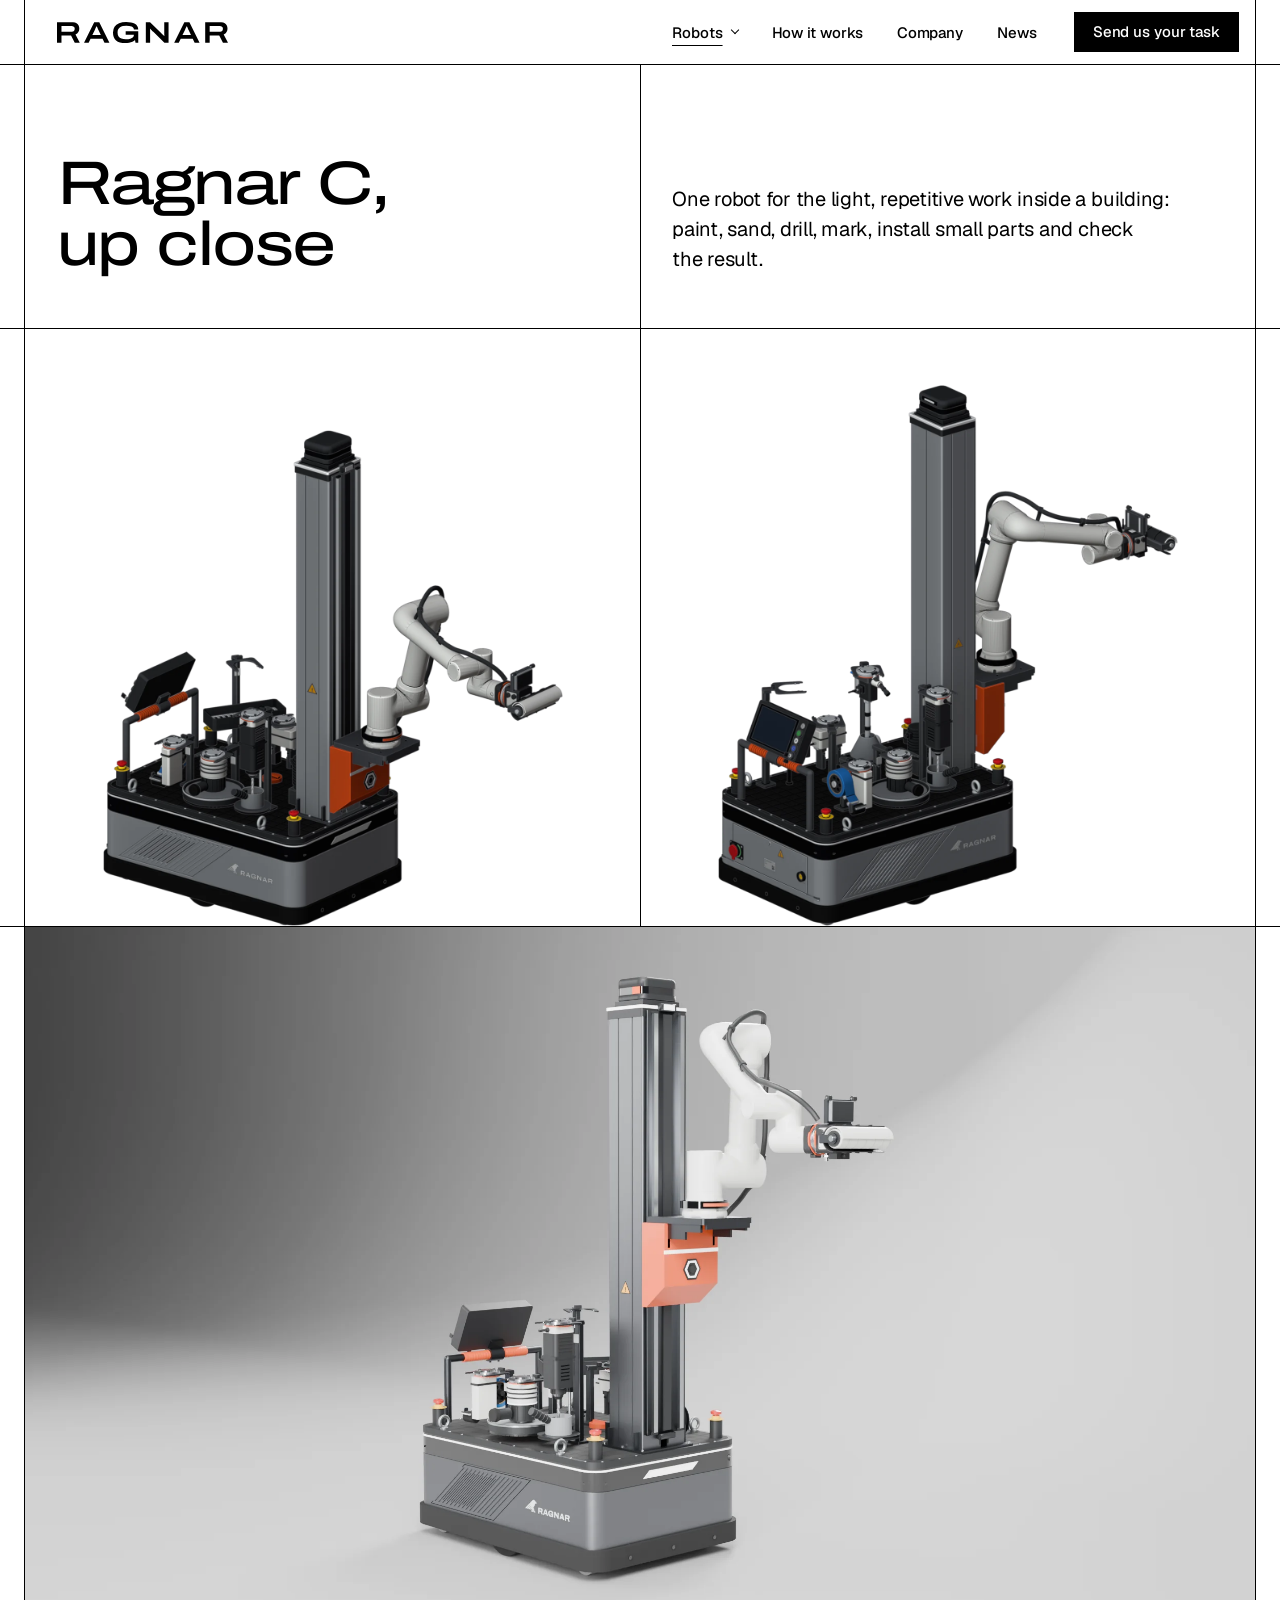
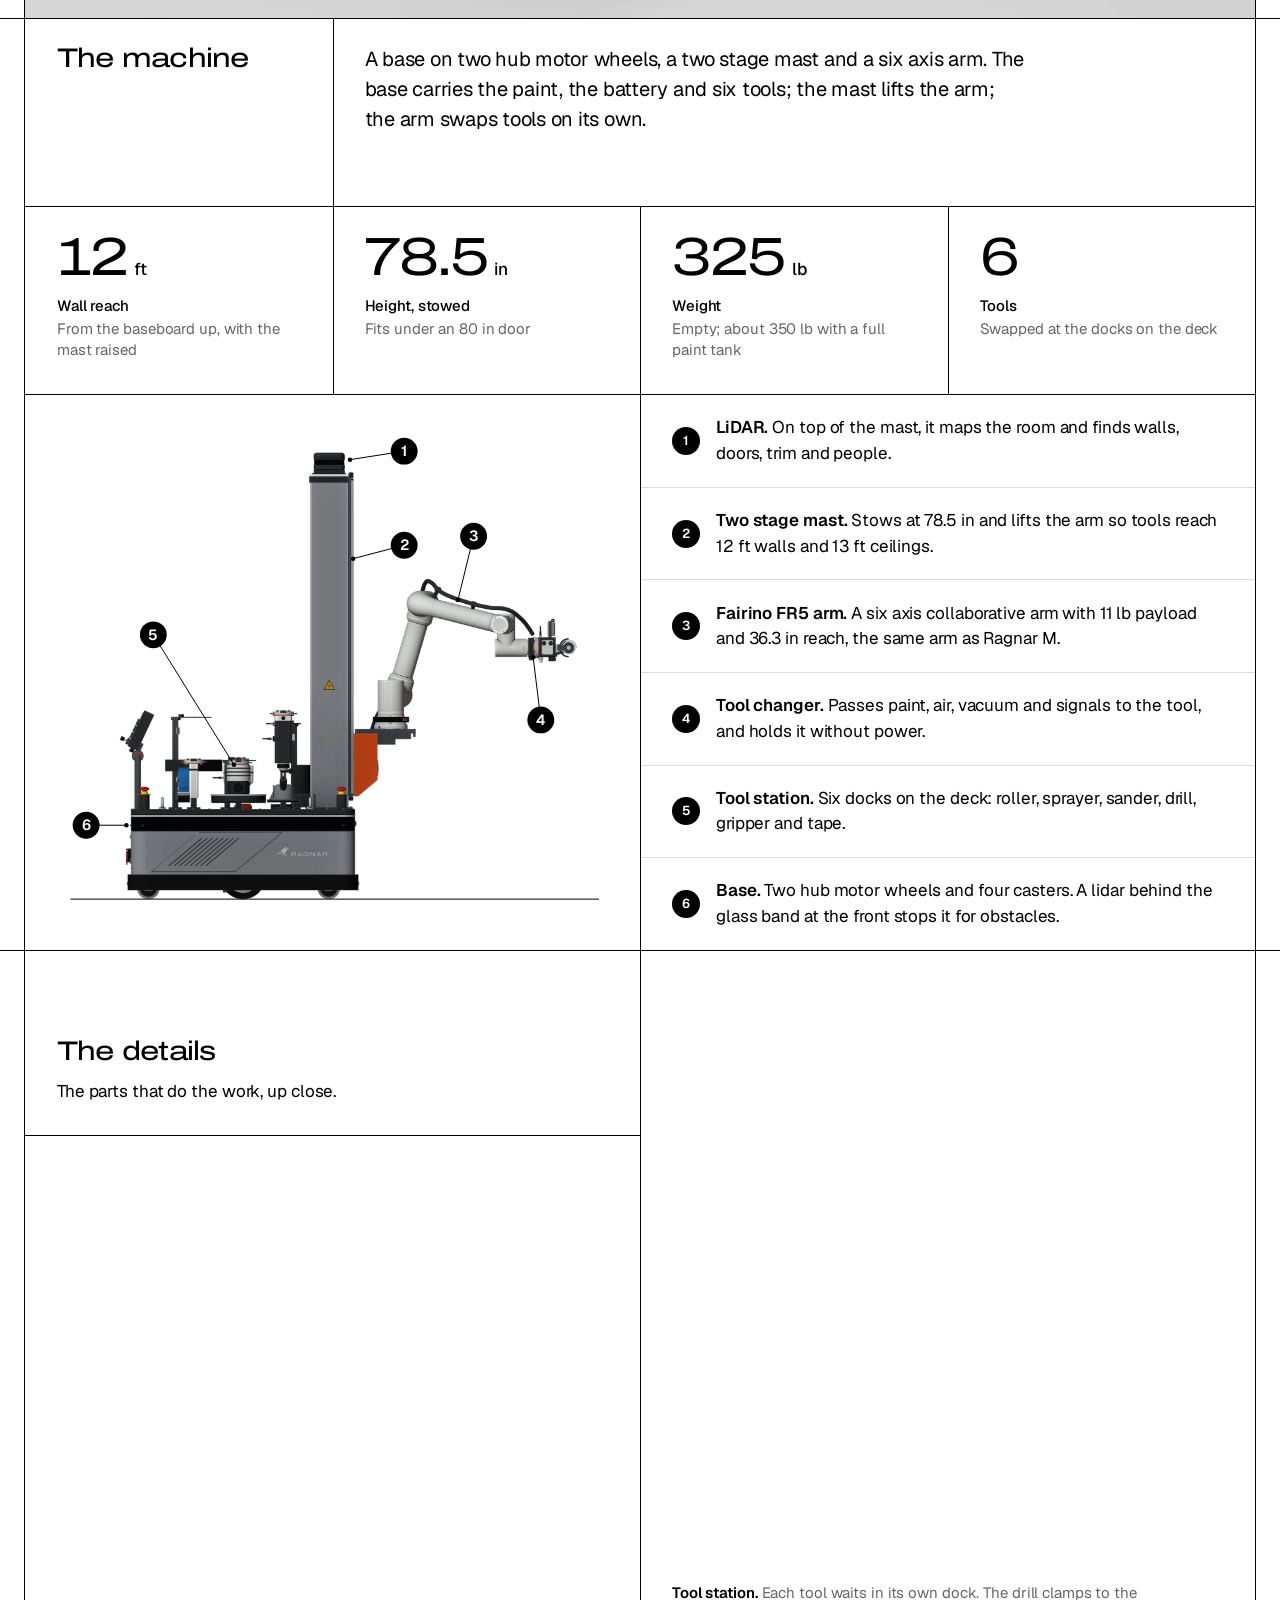
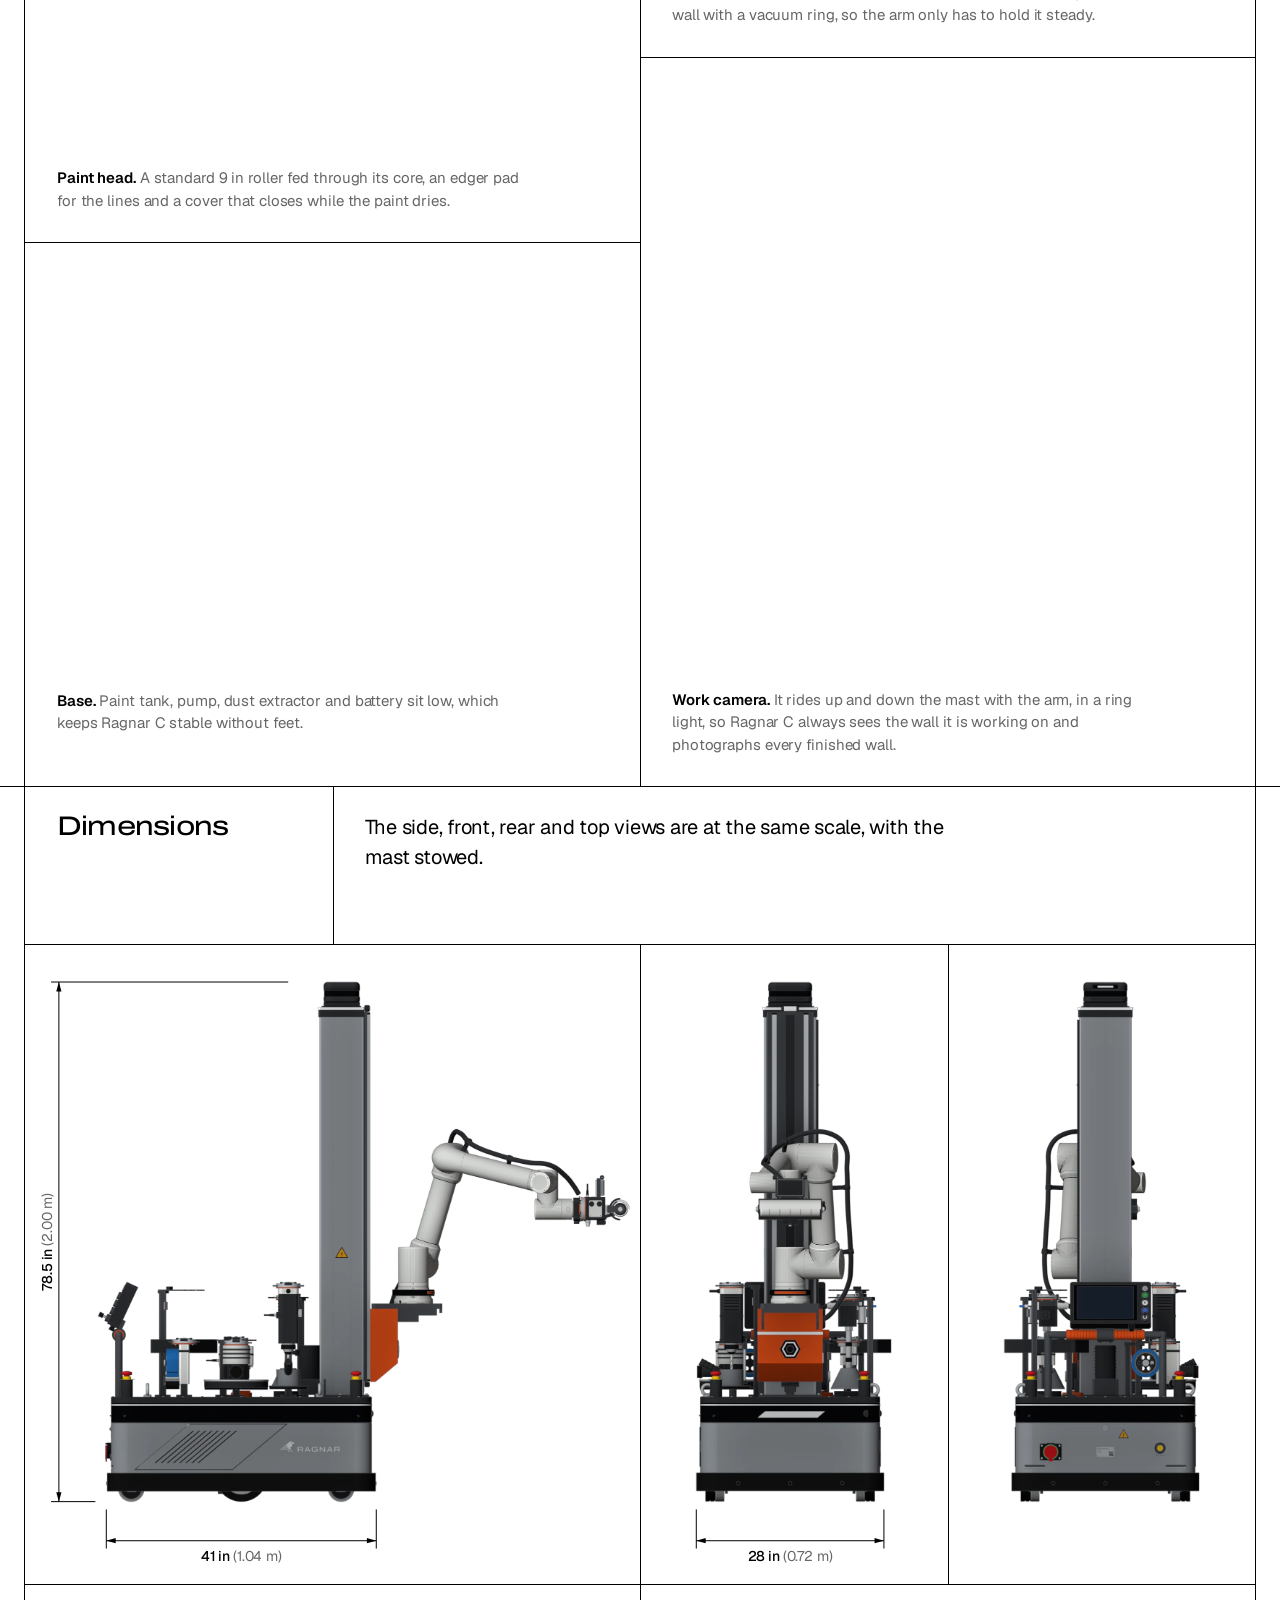
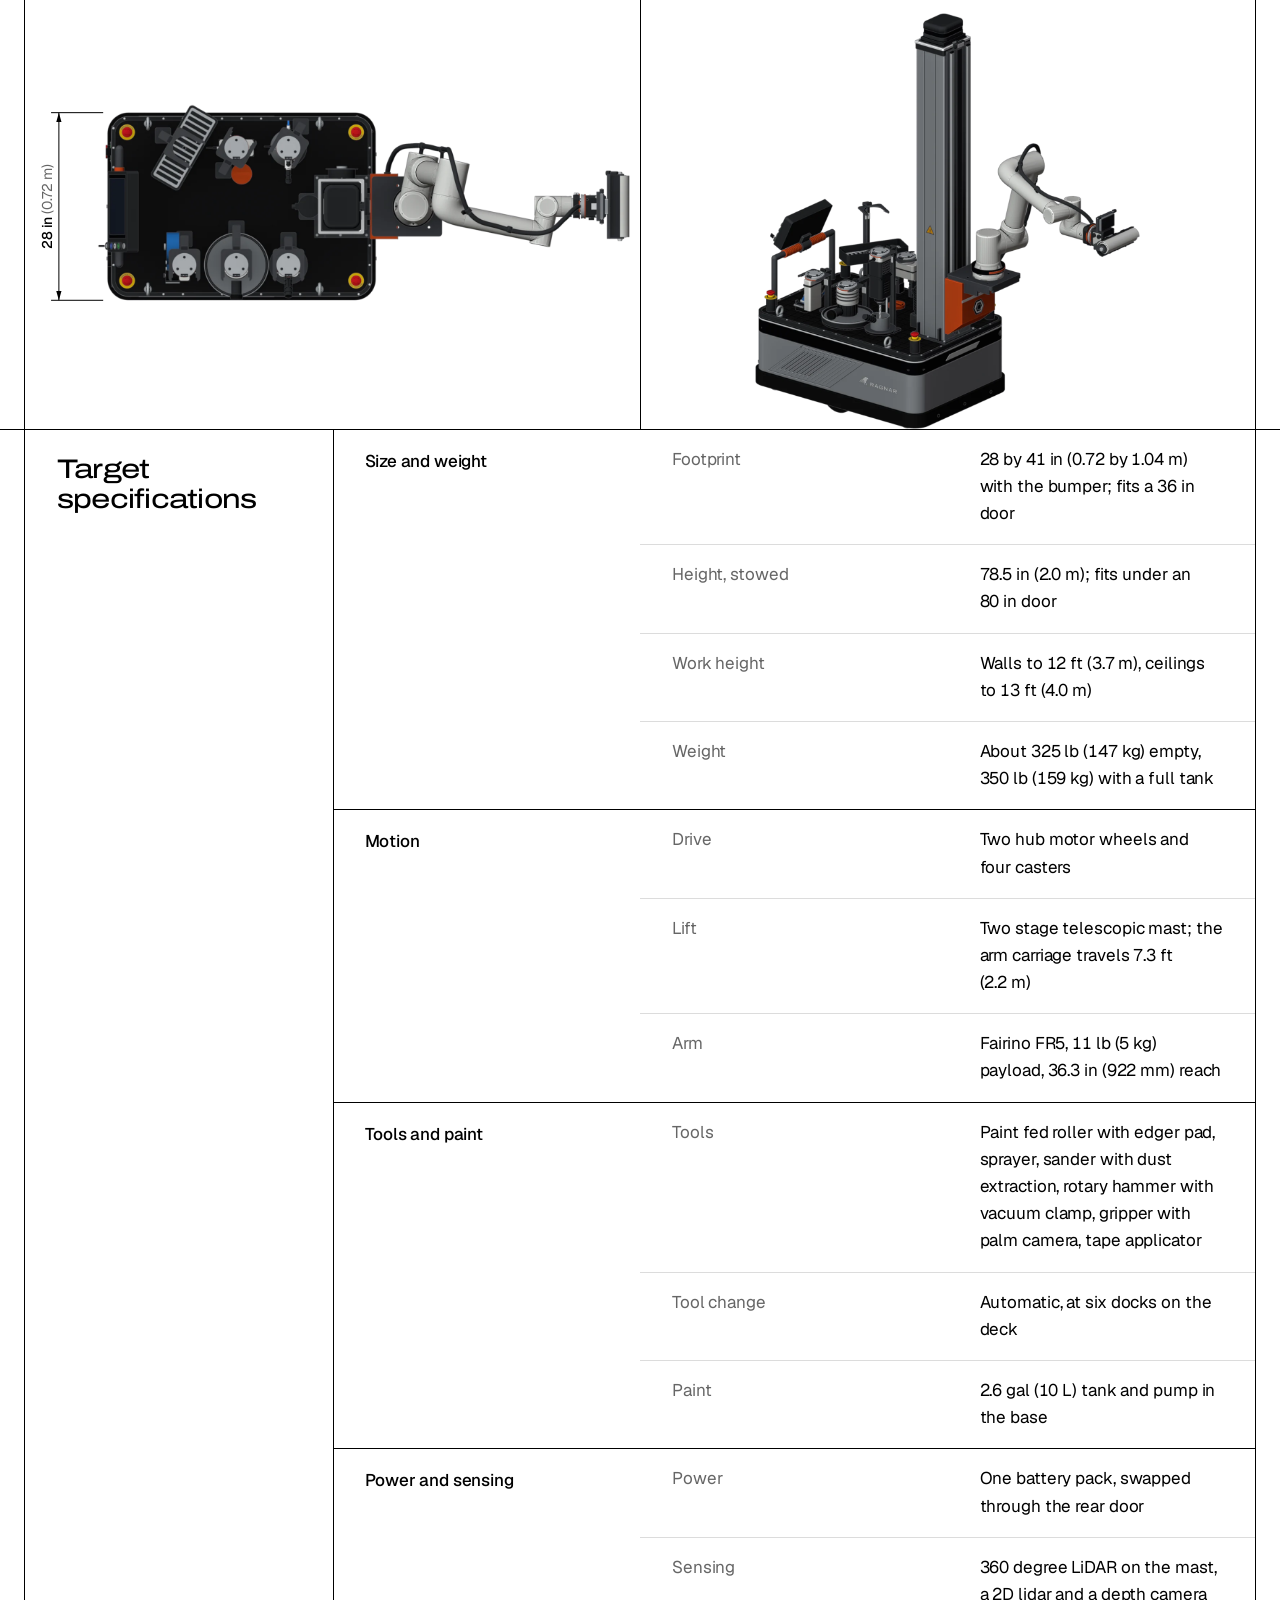
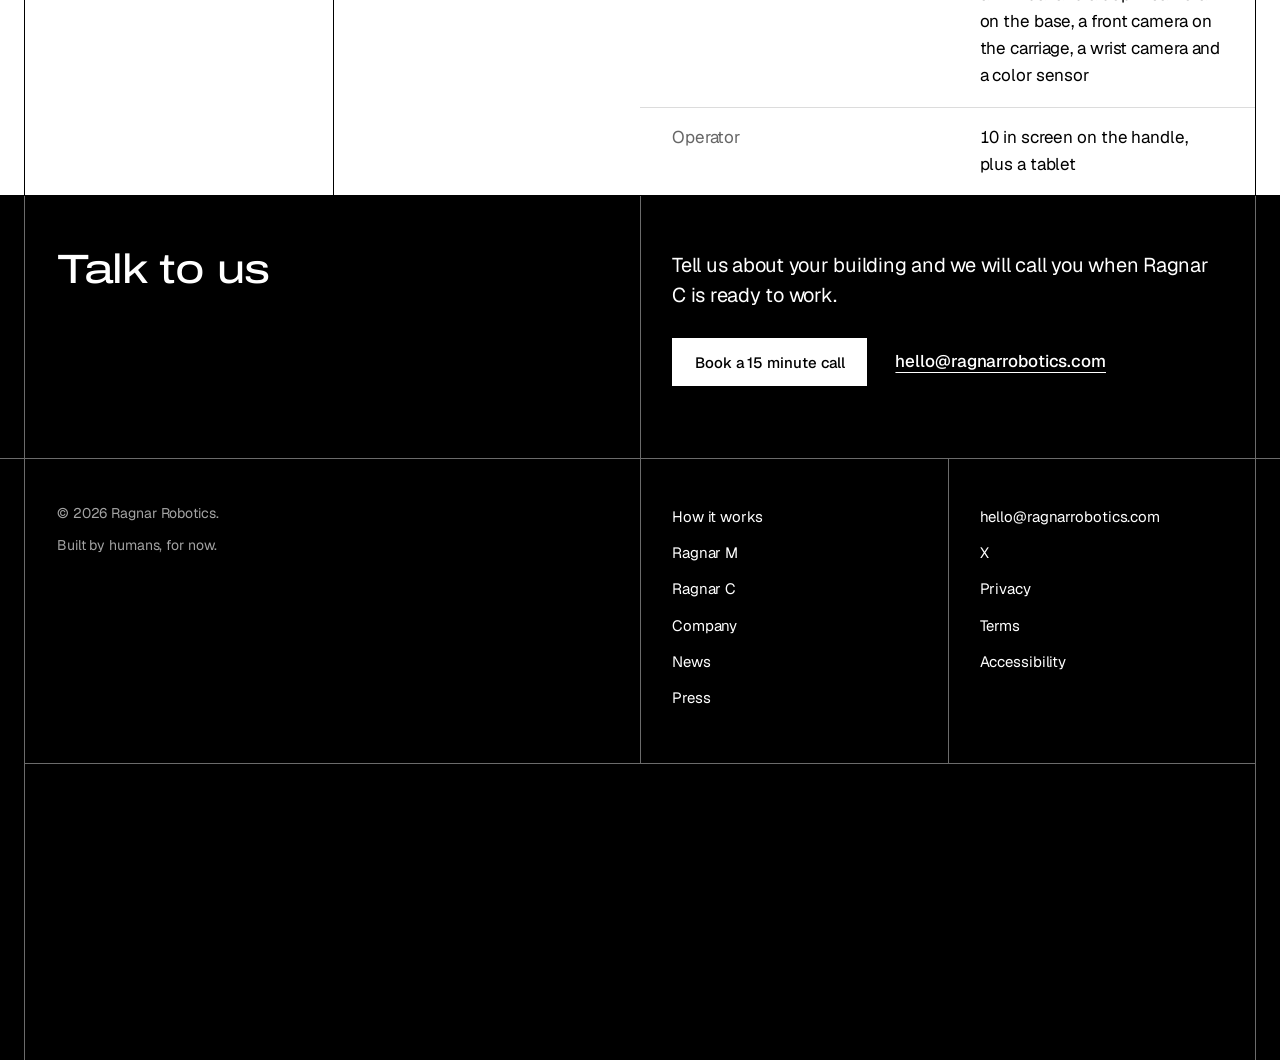
<file: r1.html>
<!doctype html>
<html lang="en">
<head>
<meta charset="utf-8">
<title>Ragnar C | Ragnar Robotics</title>
<meta name="robots" content="noindex">
<link rel="canonical" href="https://ragnarrobotics.com/c.html">
<meta http-equiv="refresh" content="0; url=c.html">
<script>location.replace('c.html'+location.hash)</script>
</head>
<body><p><a href="c.html">Go to Ragnar C</a></p></body>
</html>
</file>
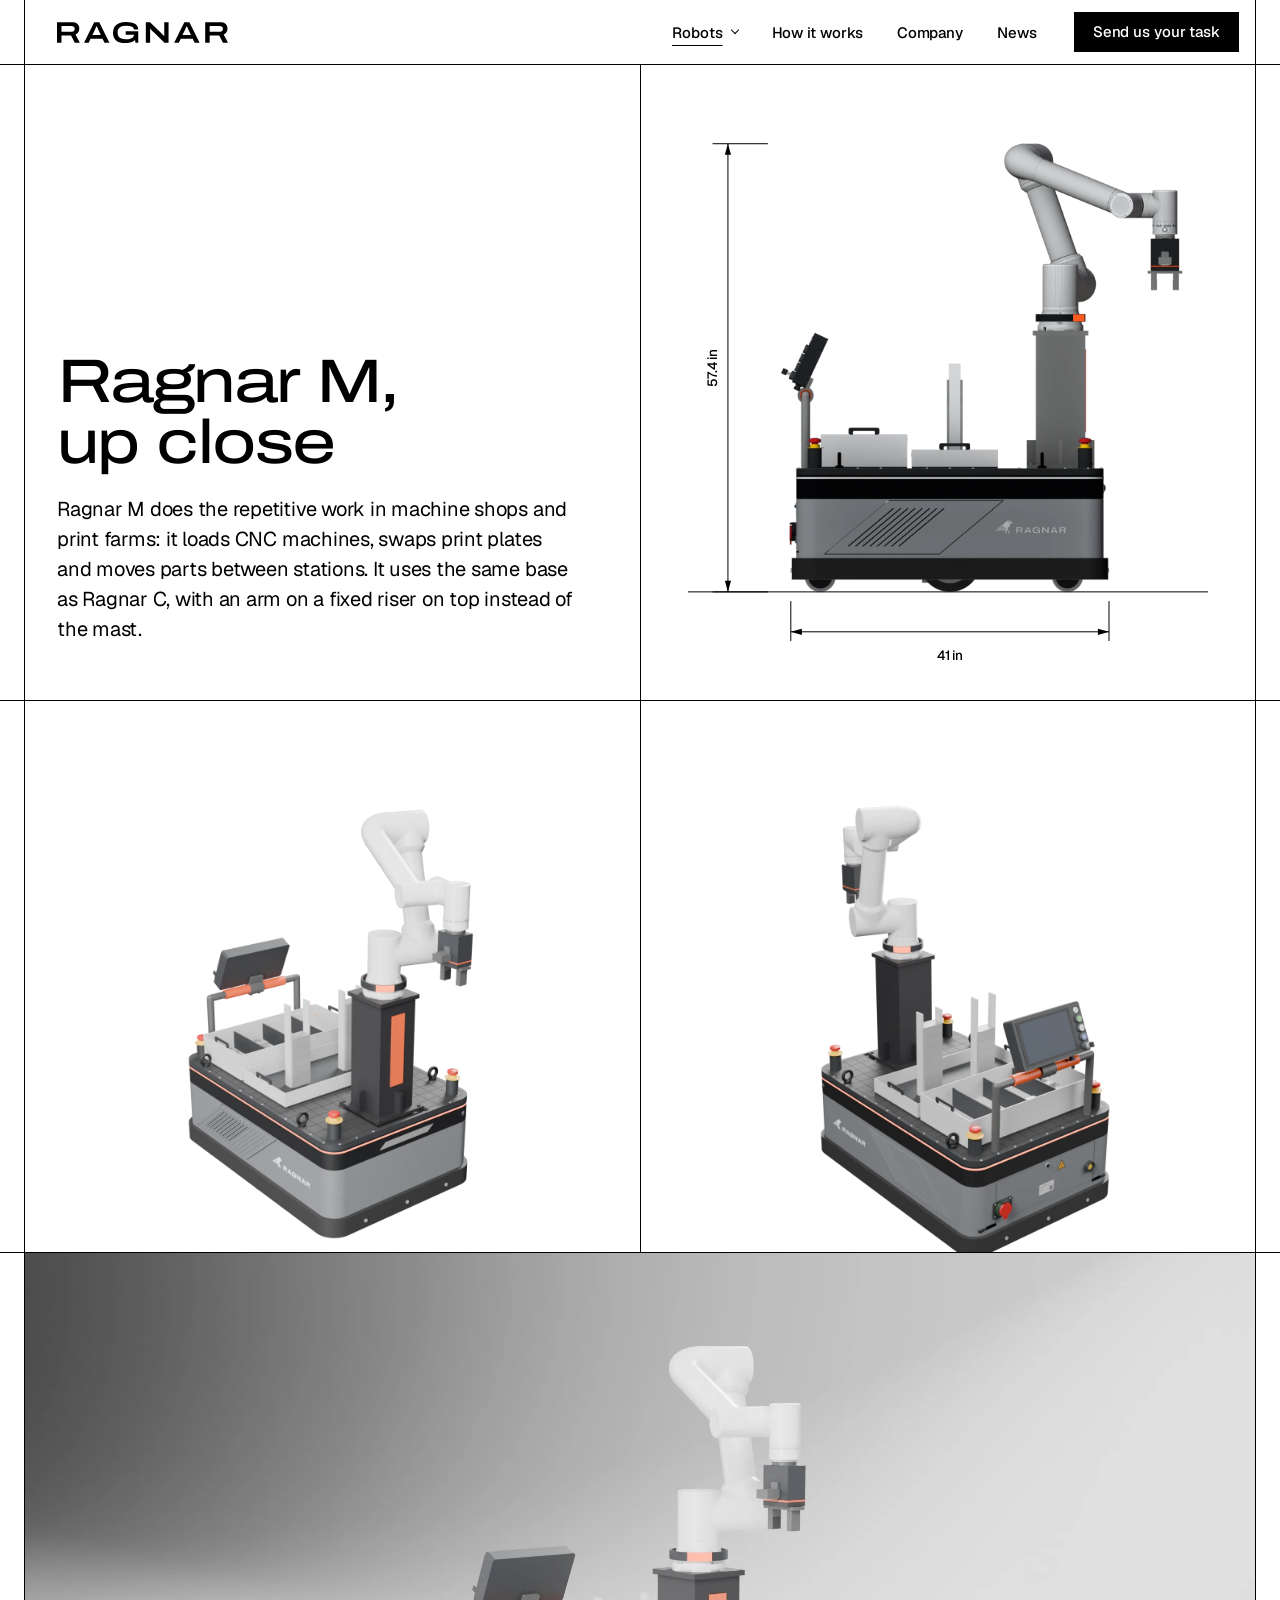
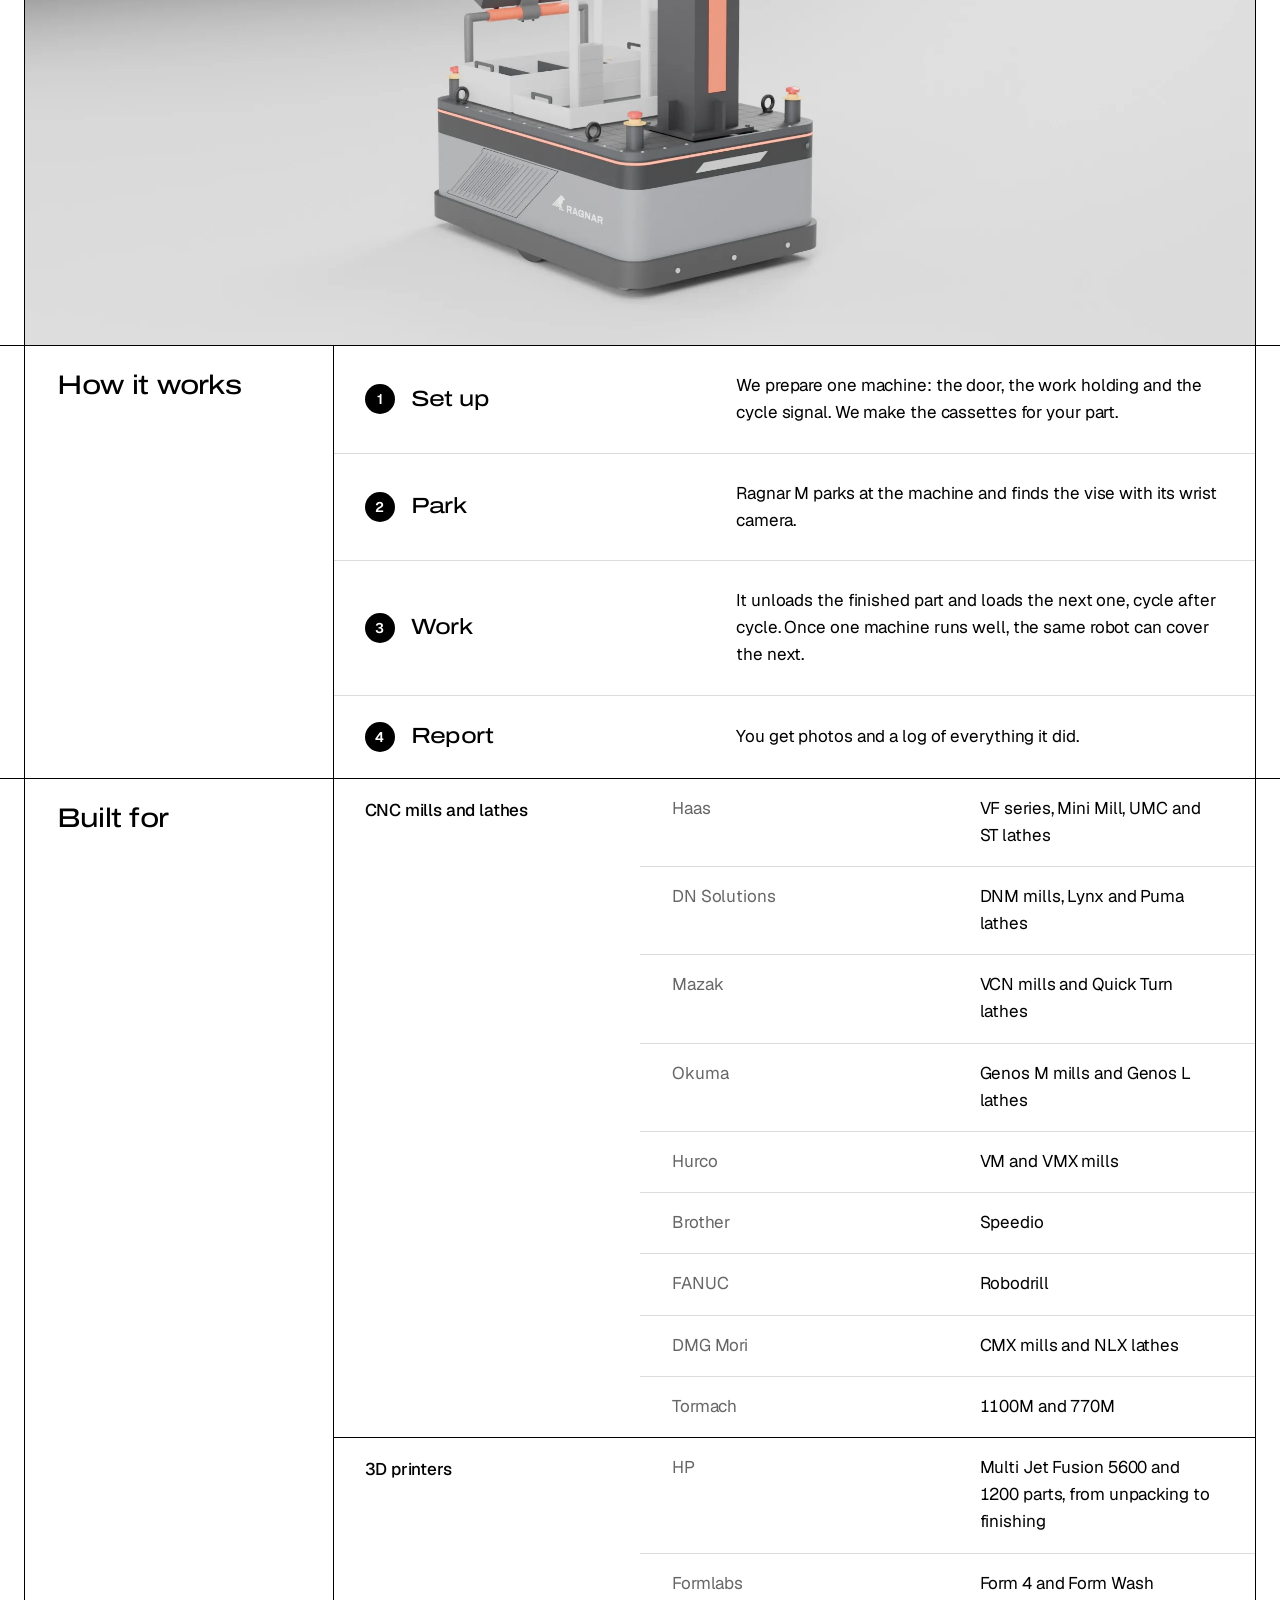
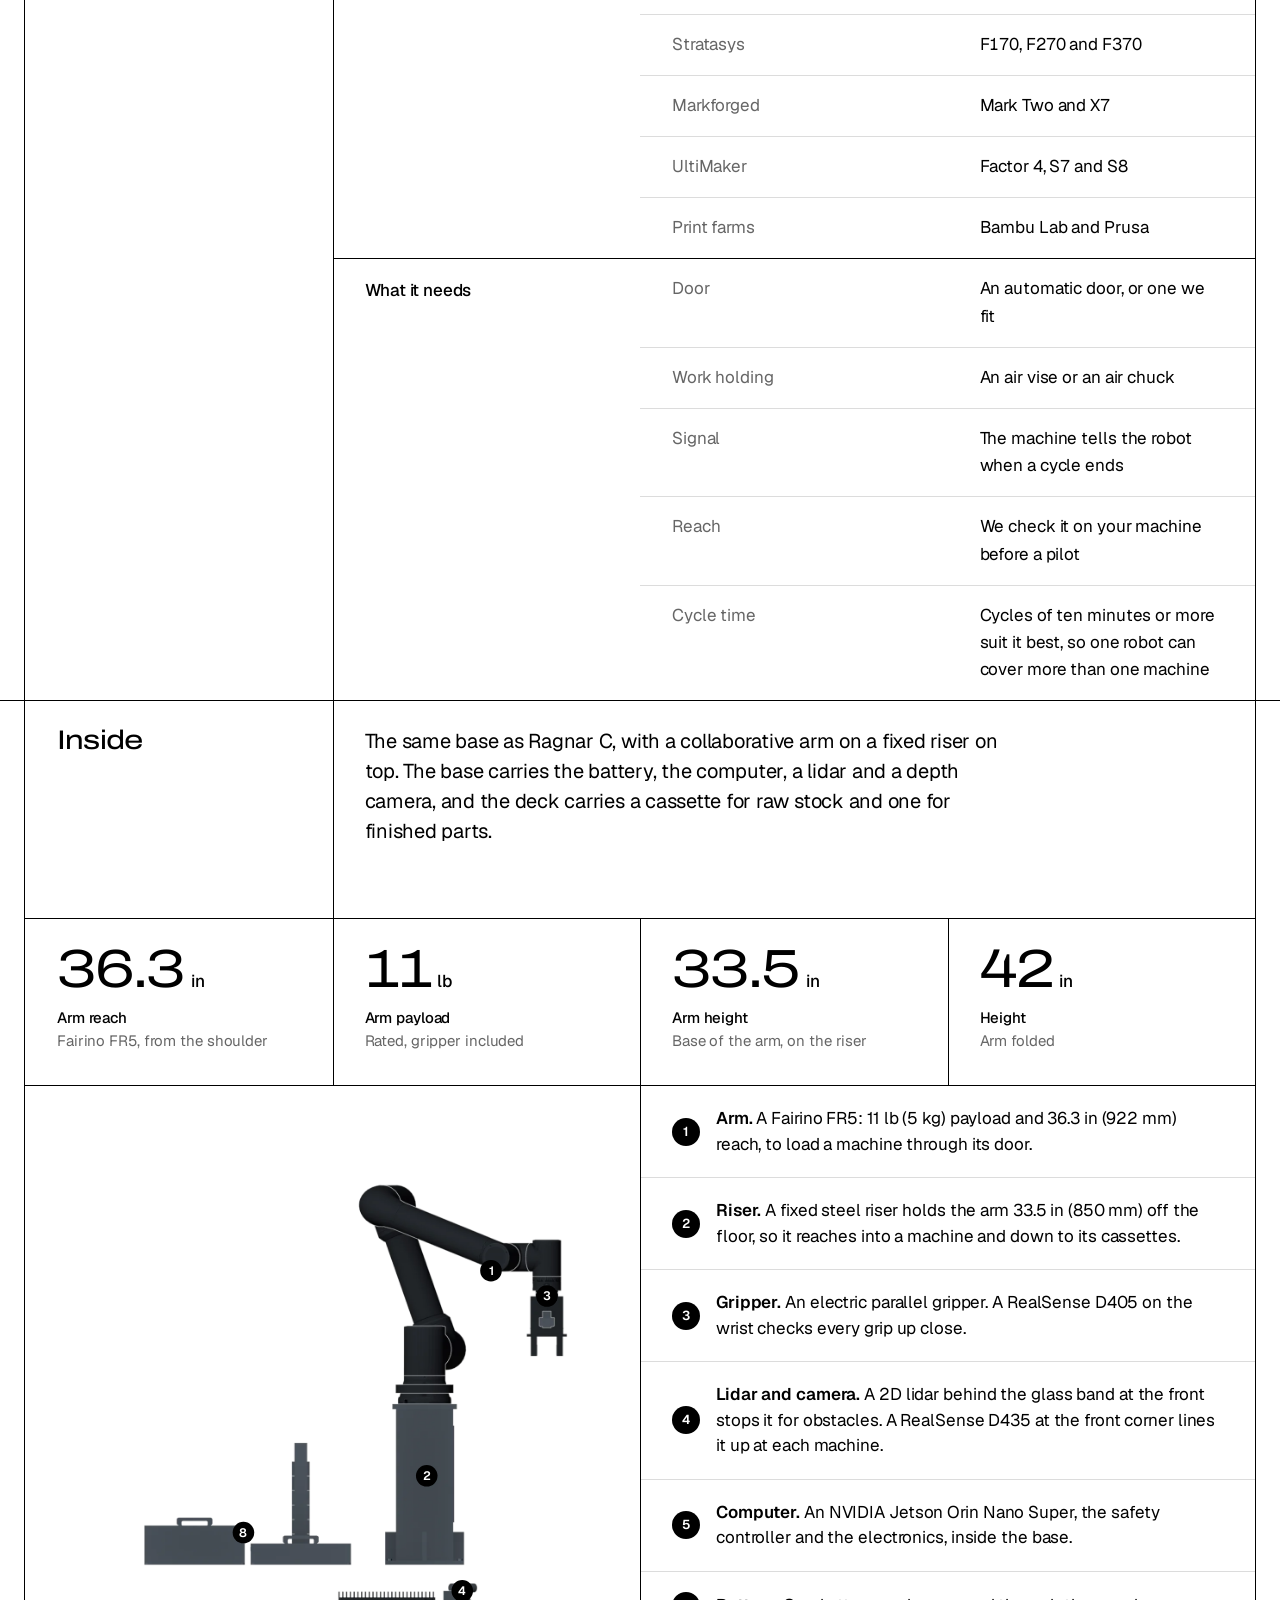
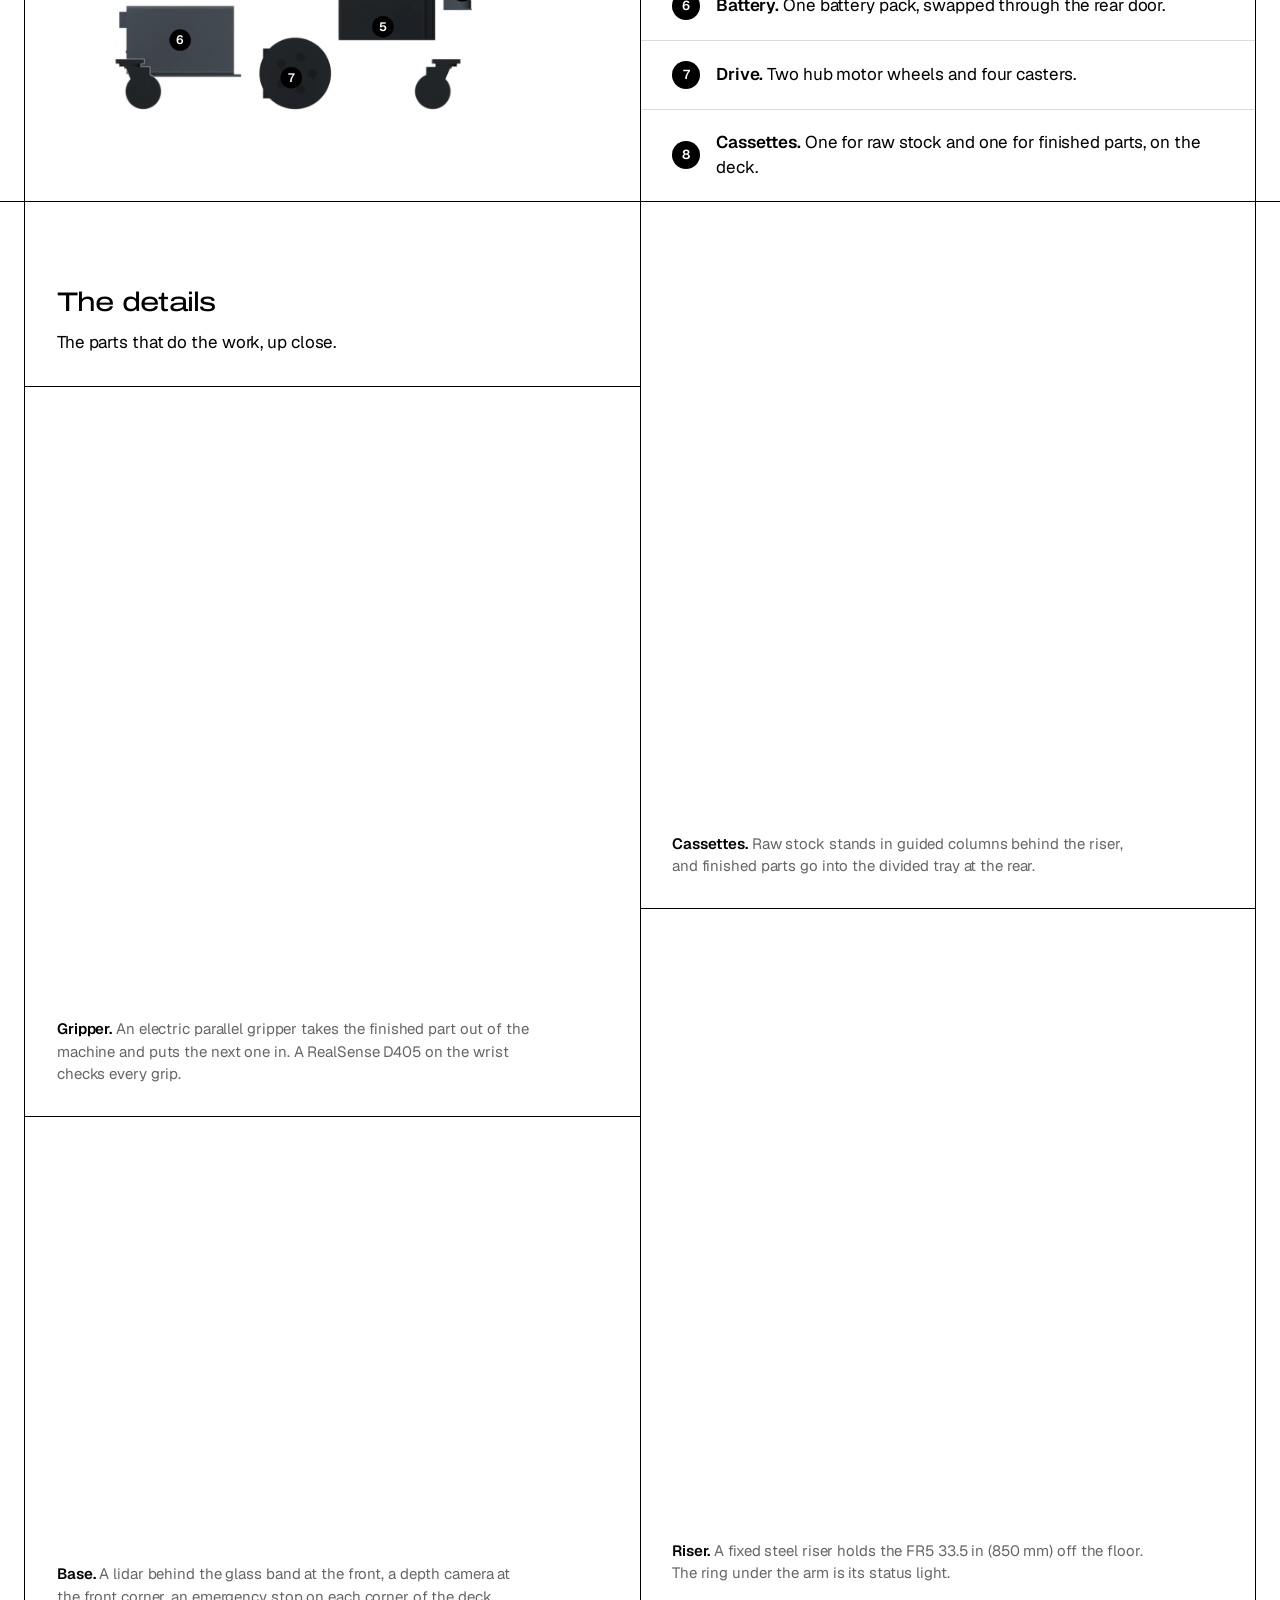
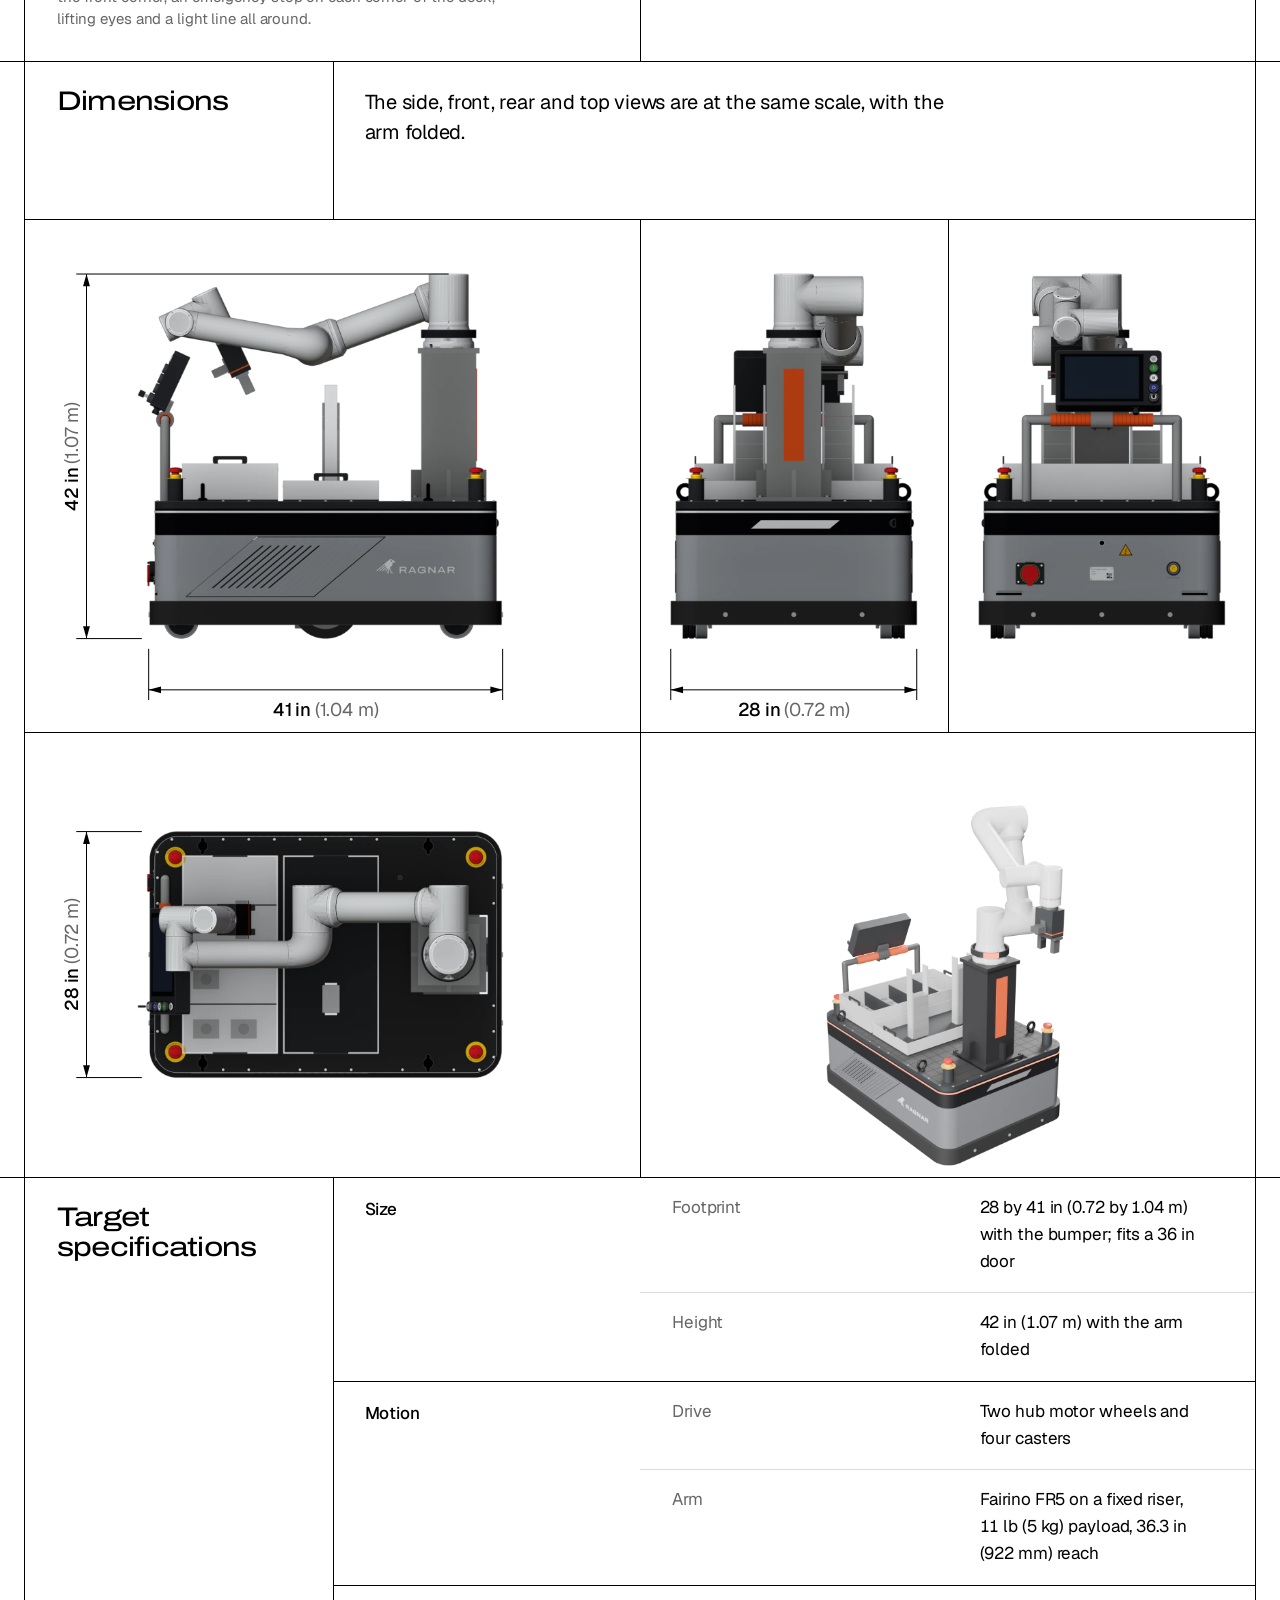
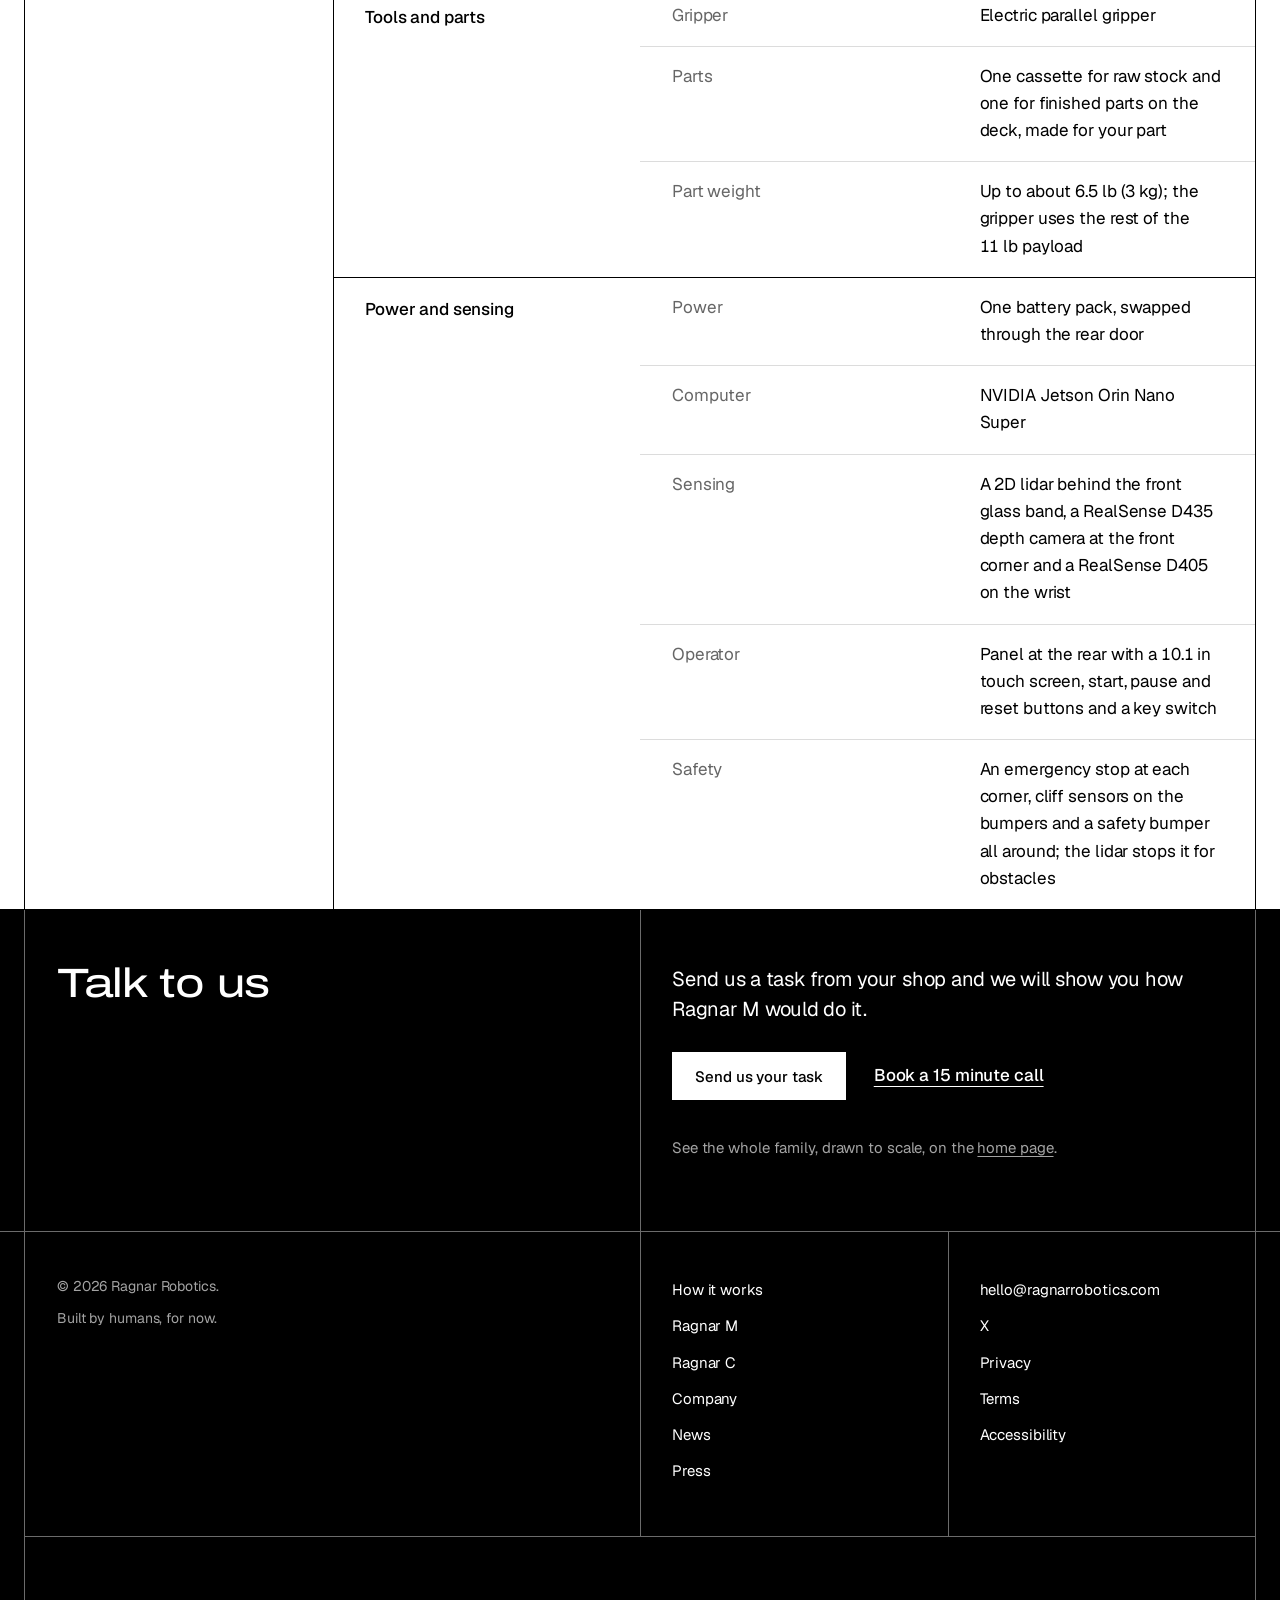
<file: r2.html>
<!doctype html>
<html lang="en">
<head>
<meta charset="utf-8">
<title>Ragnar M | Ragnar Robotics</title>
<meta name="robots" content="noindex">
<link rel="canonical" href="https://ragnarrobotics.com/m.html">
<meta http-equiv="refresh" content="0; url=m.html">
<script>location.replace('m.html'+location.hash)</script>
</head>
<body><p><a href="m.html">Go to Ragnar M</a></p></body>
</html>
</file>
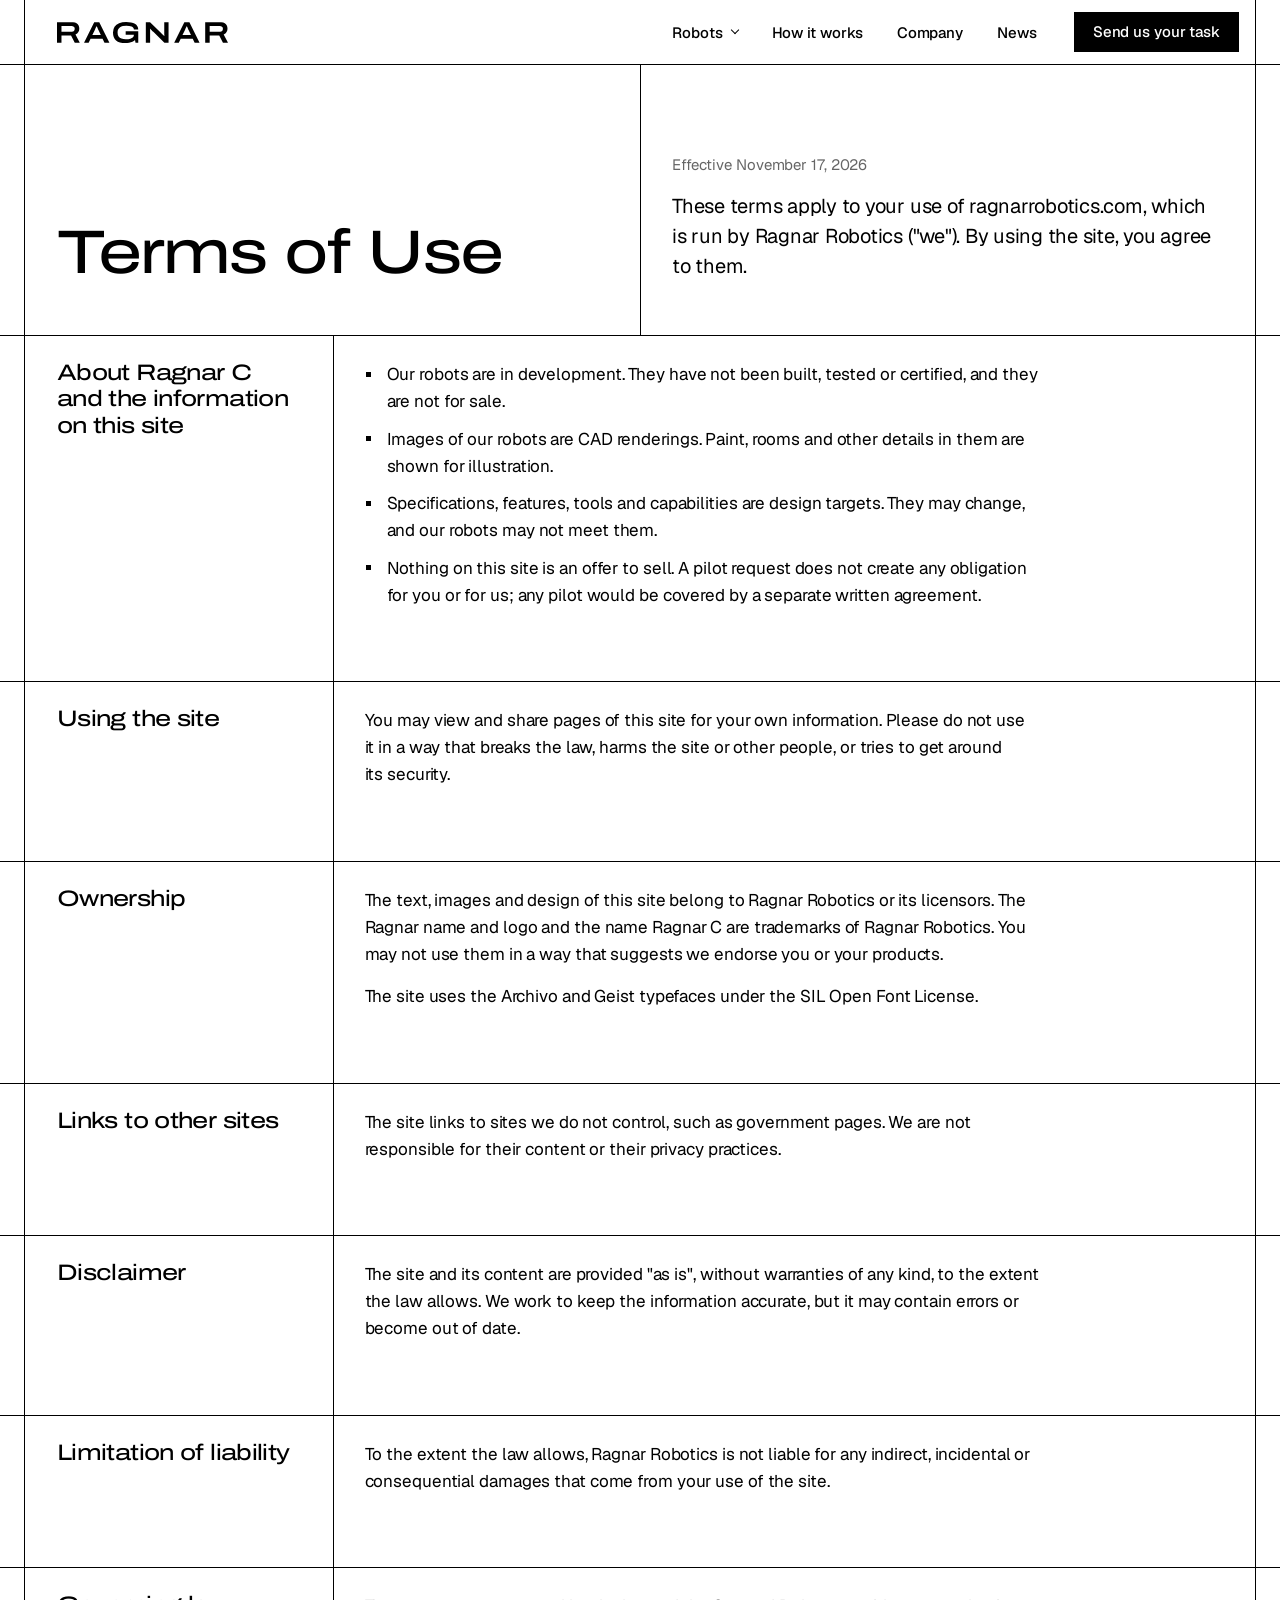
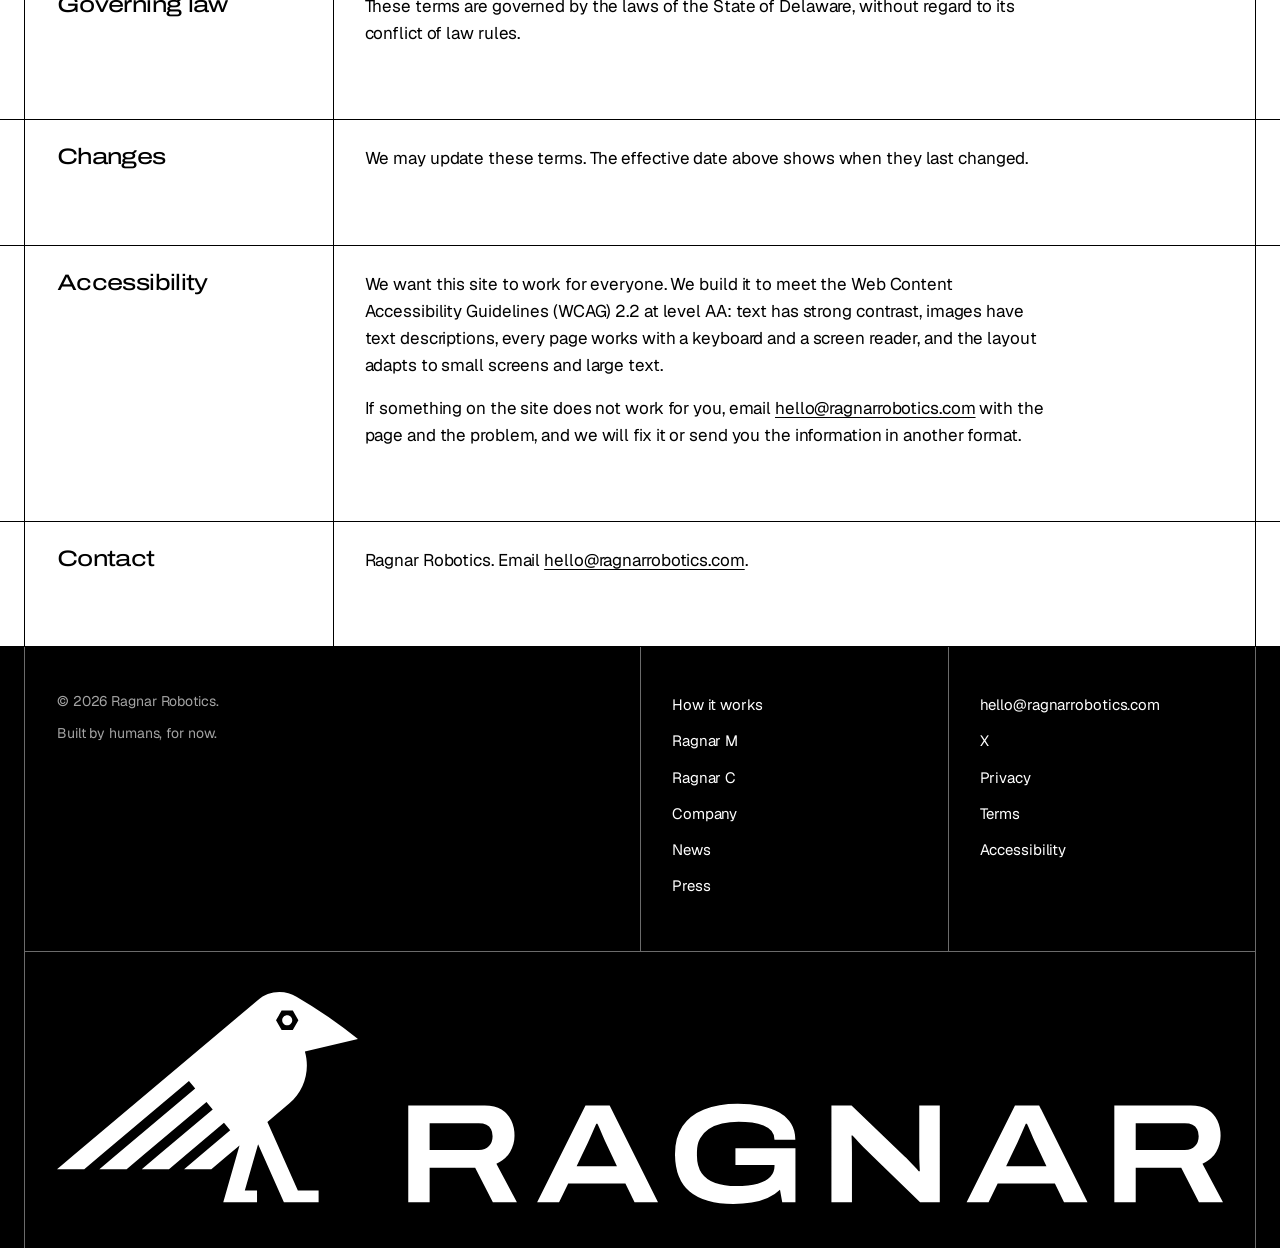
<file: terms.html>
<!DOCTYPE html>
<html lang="en">
<head>
<meta charset="utf-8">
<meta name="viewport" content="width=device-width, initial-scale=1, viewport-fit=cover">
<title>Terms of Use | Ragnar Robotics</title>
<meta name="description" content="Terms of use and accessibility statement for ragnarrobotics.com.">
<link rel="canonical" href="https://ragnarrobotics.com/terms.html">
<meta name="referrer" content="strict-origin-when-cross-origin">
<meta name="theme-color" content="#ffffff">
<meta name="color-scheme" content="light">
<link rel="icon" href="favicon.ico" sizes="32x32">
<link rel="icon" href="favicon.svg" type="image/svg+xml">
<link rel="apple-touch-icon" href="apple-touch-icon.png">
<link rel="manifest" href="site.webmanifest">
<meta property="og:type" content="website">
<meta property="og:site_name" content="Ragnar Robotics">
<meta property="og:title" content="Terms of Use | Ragnar Robotics">
<meta property="og:description" content="Terms of use and accessibility statement for ragnarrobotics.com.">
<meta property="og:url" content="https://ragnarrobotics.com/terms.html">
<meta property="og:image" content="https://ragnarrobotics.com/assets/img/og_ragnar_family.jpg?v=8">
<meta property="og:image:width" content="1200">
<meta property="og:image:height" content="630">
<meta property="og:image:alt" content="Renderings of the Ragnar M and Ragnar C robots standing to scale next to a person outline and a height scale, under the words Robot technicians. Built for repetitive work.">
<meta name="twitter:card" content="summary_large_image">
<meta http-equiv="Content-Security-Policy" content="default-src 'self'; img-src 'self'; style-src 'self'; font-src 'self'; script-src 'self' https://static.cloudflareinsights.com; connect-src 'self' https://cloudflareinsights.com; object-src 'none'; base-uri 'self'; form-action 'none'">
<link rel="preload" href="assets/fonts/archivo_wide.woff2" as="font" type="font/woff2" crossorigin>
<link rel="preload" href="assets/fonts/geist.woff2" as="font" type="font/woff2" crossorigin>
<link rel="stylesheet" href="assets/styles.css?v=r30">
<script src="assets/site.js?v=r11" defer></script>
</head>
<body>
<a class="skip" href="#main">Skip to content</a>
<nav class="menu" id="menu" aria-label="Menu" tabindex="-1">
  <p class="menu-h">Robots</p>
  <ul class="menu-bots"><li><a href="m.html"><img src="assets/img/nav_r2.webp?v=17aa3fb0" width="52" height="52" alt=""><span><b>Ragnar M</b><span>Machine shops</span></span></a></li><li><a href="c.html"><img src="assets/img/nav_r1.webp?v=844edc3c" width="52" height="52" alt=""><span><b>Ragnar C</b><span>Construction</span></span></a></li></ul>
  <ul>
    <li><a href="./#how">How it works</a></li>
    <li><a href="company.html">Company</a></li>
    <li><a href="news.html">News</a></li>
  </ul>
  <a class="cta-m" href="./#pilot">Send us your task</a>
</nav>
<header class="head">
  <div class="wrap">
    <a class="brand" href="./"><img src="assets/brand/ragnar_wordmark.svg?v=613f972d" width="171" height="21" alt="Ragnar Robotics home"></a>
    <div class="head-r">
      <nav class="nav" aria-label="Main">
        <ul>
          <li class="dd"><button class="dd-btn" type="button" aria-expanded="false" aria-controls="robots-dd">Robots</button>
            <div class="dd-panel" id="robots-dd"><ul><li><a href="m.html"><img src="assets/img/nav_r2.webp?v=17aa3fb0" width="56" height="56" alt=""><span><b>Ragnar M</b><span>Machine shops</span></span></a></li><li><a href="c.html"><img src="assets/img/nav_r1.webp?v=844edc3c" width="56" height="56" alt=""><span><b>Ragnar C</b><span>Construction</span></span></a></li></ul><a class="dd-all" href="./#family">Both, drawn to scale</a></div>
          </li>
          <li class="nav-how"><a href="./#how">How it works</a></li>
          <li><a href="company.html">Company</a></li>
          <li><a href="news.html">News</a></li>
        </ul>
      </nav>
      <a class="cta" href="./#pilot">Send us your task</a>
      <a class="menu-open" href="#menu">Menu</a>
      <a class="menu-x" href="#close">Close</a>
    </div>
  </div>
</header>
<main id="main" class="doc">
  <section aria-labelledby="top-h">
    <div class="wrap g">
      <div class="c12 ph-title"><h1 id="top-h">Terms of Use</h1></div>
      <div class="c34 vlx ph-lead"><p class="eff">Effective November 17, 2026</p><p class="lead">These terms apply to your use of ragnarrobotics.com, which is run by Ragnar Robotics ("we"). By using the site, you agree to them.</p></div>
    </div>
  </section>
  <section id="r1" aria-labelledby="r1-h">
    <div class="wrap g">
      <div class="c1 sh"><h2 id="r1-h">About Ragnar C and the information on this site</h2></div>
      <div class="c24 vlx bd">
        <ul>
        <li>Our robots are in development. They have not been built, tested or certified, and they are not for sale.</li>
        <li>Images of our robots are CAD renderings. Paint, rooms and other details in them are shown for illustration.</li>
        <li>Specifications, features, tools and capabilities are design targets. They may change, and our robots may not meet them.</li>
        <li>Nothing on this site is an offer to sell. A pilot request does not create any obligation for you or for us; any pilot would be covered by a separate written agreement.</li>
        </ul>
      </div>
    </div>
  </section>
  <section id="use" aria-labelledby="use-h">
    <div class="wrap g">
      <div class="c1 sh"><h2 id="use-h">Using the site</h2></div>
      <div class="c24 vlx bd">
        <p>You may view and share pages of this site for your own information. Please do not use it in a way that breaks the law, harms the site or other people, or tries to get around its security.</p>
      </div>
    </div>
  </section>
  <section id="ip" aria-labelledby="ip-h">
    <div class="wrap g">
      <div class="c1 sh"><h2 id="ip-h">Ownership</h2></div>
      <div class="c24 vlx bd">
        <p>The text, images and design of this site belong to Ragnar Robotics or its licensors. The Ragnar name and logo and the name Ragnar C are trademarks of Ragnar Robotics. You may not use them in a way that suggests we endorse you or your products.</p>
        <p>The site uses the Archivo and Geist typefaces under the SIL Open Font License.</p>
      </div>
    </div>
  </section>
  <section id="links" aria-labelledby="links-h">
    <div class="wrap g">
      <div class="c1 sh"><h2 id="links-h">Links to other sites</h2></div>
      <div class="c24 vlx bd">
        <p>The site links to sites we do not control, such as government pages. We are not responsible for their content or their privacy practices.</p>
      </div>
    </div>
  </section>
  <section id="disclaimer" aria-labelledby="disclaimer-h">
    <div class="wrap g">
      <div class="c1 sh"><h2 id="disclaimer-h">Disclaimer</h2></div>
      <div class="c24 vlx bd">
        <p>The site and its content are provided "as is", without warranties of any kind, to the extent the law allows. We work to keep the information accurate, but it may contain errors or become out of date.</p>
      </div>
    </div>
  </section>
  <section id="liability" aria-labelledby="liability-h">
    <div class="wrap g">
      <div class="c1 sh"><h2 id="liability-h">Limitation of liability</h2></div>
      <div class="c24 vlx bd">
        <p>To the extent the law allows, Ragnar Robotics is not liable for any indirect, incidental or consequential damages that come from your use of the site.</p>
      </div>
    </div>
  </section>
  <section id="law" aria-labelledby="law-h">
    <div class="wrap g">
      <div class="c1 sh"><h2 id="law-h">Governing law</h2></div>
      <div class="c24 vlx bd">
        <p>These terms are governed by the laws of the State of Delaware, without regard to its conflict of law rules.</p>
      </div>
    </div>
  </section>
  <section id="changes" aria-labelledby="changes-h">
    <div class="wrap g">
      <div class="c1 sh"><h2 id="changes-h">Changes</h2></div>
      <div class="c24 vlx bd">
        <p>We may update these terms. The effective date above shows when they last changed.</p>
      </div>
    </div>
  </section>
  <section id="accessibility" aria-labelledby="accessibility-h">
    <div class="wrap g">
      <div class="c1 sh"><h2 id="accessibility-h">Accessibility</h2></div>
      <div class="c24 vlx bd">
        <p>We want this site to work for everyone. We build it to meet the Web Content Accessibility Guidelines (WCAG) 2.2 at level AA: text has strong contrast, images have text descriptions, every page works with a keyboard and a screen reader, and the layout adapts to small screens and large text.</p>
        <p>If something on the site does not work for you, email <a href="mailto:hello@ragnarrobotics.com?subject=Accessibility">hello@ragnarrobotics.com</a> with the page and the problem, and we will fix it or send you the information in another format.</p>
      </div>
    </div>
  </section>
  <section id="contact" aria-labelledby="contact-h">
    <div class="wrap g">
      <div class="c1 sh"><h2 id="contact-h">Contact</h2></div>
      <div class="c24 vlx bd">
        <p>Ragnar Robotics. Email <a href="mailto:hello@ragnarrobotics.com">hello@ragnarrobotics.com</a>.</p>
      </div>
    </div>
  </section>
</main>
<footer class="foot inv">
  <div class="wrap">
    <div class="g foot-top">
      <div class="c12 foot-legal">
        <p>© 2026 Ragnar Robotics.</p>
        <p>Built by humans, for now.</p>
      </div>
      <nav class="c3 vlx foot-nav" aria-label="Site">
        <ul class="foot-links">
          <li><a href="./#how">How it works</a></li>
          <li><a href="m.html">Ragnar M</a></li><li><a href="c.html">Ragnar C</a></li>
          <li><a href="company.html">Company</a></li>
          <li><a href="news.html">News</a></li>
          <li><a href="press.html">Press</a></li>
        </ul>
      </nav>
      <nav class="c4 vlx foot-nav" aria-label="Contact and legal">
        <ul class="foot-links">
          <li class="wide"><a href="mailto:hello@ragnarrobotics.com">hello@ragnarrobotics.com</a></li>
          <li><a href="https://x.com/ragnarrobotics" rel="me noopener" aria-label="Ragnar Robotics on X">X</a></li>
          <li><a href="privacy.html">Privacy</a></li>
          <li><a href="terms.html">Terms</a></li>
          <li><a href="terms.html#accessibility">Accessibility</a></li>
        </ul>
      </nav>
    </div>
    <div class="foot-mark"><img src="assets/brand/ragnar_on_dark.svg?v=767340fc" width="556" height="101" alt="Ragnar Robotics" loading="lazy" decoding="async"></div>
  </div>
</footer>
<script type="module" src="https://static.cloudflareinsights.com/beacon.min.js" data-cf-beacon='{"token": "46b439e327c74472a907cba465087139"}'></script>
</body>
</html>
</file>
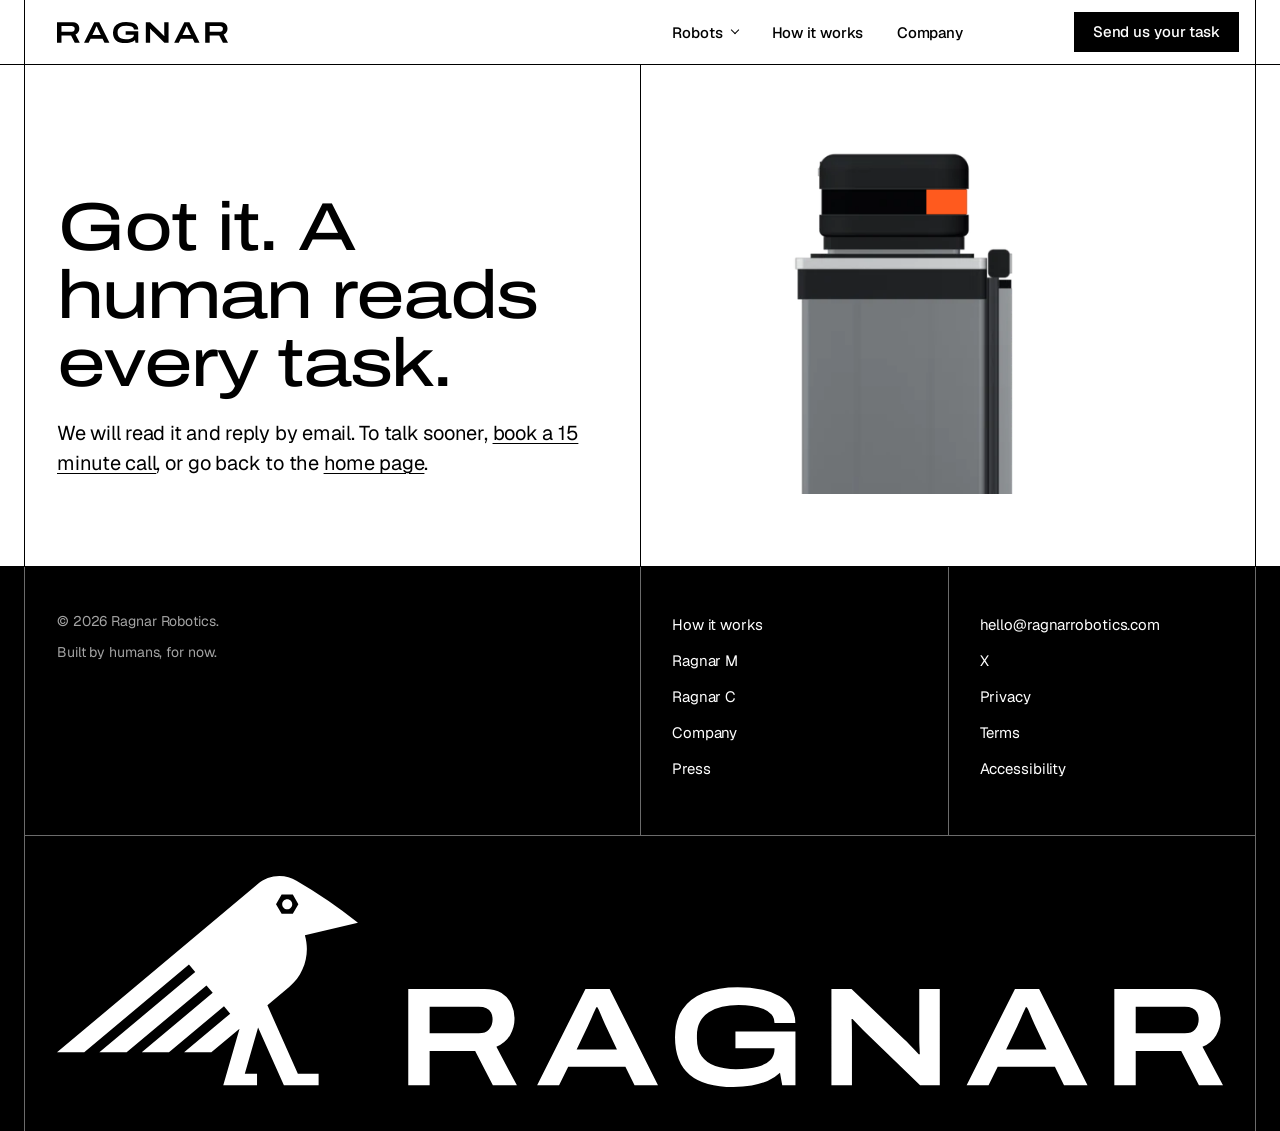
<file: thanks.html>
<!DOCTYPE html>
<html lang="en">
<head>
<meta charset="utf-8">
<meta name="viewport" content="width=device-width, initial-scale=1, viewport-fit=cover">
<title>Thanks | Ragnar Robotics</title>
<meta name="description" content="Your task reached Ragnar Robotics.">
<meta name="referrer" content="strict-origin-when-cross-origin">
<meta name="theme-color" content="#ffffff">
<meta name="color-scheme" content="light">
<meta name="robots" content="noindex">
<link rel="icon" href="/favicon.ico" sizes="32x32">
<link rel="icon" href="/favicon.svg" type="image/svg+xml">
<link rel="apple-touch-icon" href="/apple-touch-icon.png">
<link rel="manifest" href="/site.webmanifest">
<meta property="og:type" content="website">
<meta property="og:site_name" content="Ragnar Robotics">
<meta property="og:title" content="Page not found | Ragnar Robotics">
<meta property="og:description" content="This page does not exist.">
<meta property="og:image" content="https://ragnarrobotics.com/assets/img/og_ragnar_family.jpg?v=8">
<meta property="og:image:width" content="1200">
<meta property="og:image:height" content="630">
<meta property="og:image:alt" content="Renderings of the Ragnar M and Ragnar C robots standing to scale next to a person outline and a height scale, under the words Robot technicians. Built for repetitive work.">
<meta name="twitter:card" content="summary_large_image">
<meta http-equiv="Content-Security-Policy" content="default-src 'self'; img-src 'self'; style-src 'self'; font-src 'self'; script-src 'self' https://static.cloudflareinsights.com; connect-src 'self' https://cloudflareinsights.com; object-src 'none'; base-uri 'self'; form-action 'none'">
<link rel="preload" href="/assets/fonts/archivo_wide.woff2" as="font" type="font/woff2" crossorigin>
<link rel="preload" href="/assets/fonts/geist.woff2" as="font" type="font/woff2" crossorigin>
<link rel="stylesheet" href="/assets/styles.css?v=r30">
<script src="/assets/site.js?v=r11" defer></script>
</head>
<body>
<a class="skip" href="#main">Skip to content</a>
<nav class="menu" id="menu" aria-label="Menu" tabindex="-1">
  <p class="menu-h">Robots</p>
  <ul class="menu-bots"><li><a href="/m.html"><img src="/assets/img/nav_r2.webp?v=17aa3fb0" width="52" height="52" alt=""><span><b>Ragnar M</b><span>Machine shops</span></span></a></li><li><a href="/c.html"><img src="/assets/img/nav_r1.webp?v=01987fce" width="52" height="52" alt=""><span><b>Ragnar C</b><span>Construction</span></span></a></li></ul>
  <ul>
    <li><a href="/#how">How it works</a></li>
    <li><a href="/company.html">Company</a></li>
  </ul>
  <a class="cta-m" href="/#pilot">Send us your task</a>
</nav>
<header class="head">
  <div class="wrap">
    <a class="brand" href="/"><img src="/assets/brand/ragnar_wordmark.svg" width="171" height="21" alt="Ragnar Robotics home"></a>
    <div class="head-r">
      <nav class="nav" aria-label="Main">
        <ul>
          <li class="dd"><button class="dd-btn" type="button" aria-expanded="false" aria-controls="robots-dd">Robots</button>
            <div class="dd-panel" id="robots-dd"><ul><li><a href="/m.html"><img src="/assets/img/nav_r2.webp?v=17aa3fb0" width="56" height="56" alt=""><span><b>Ragnar M</b><span>Machine shops</span></span></a></li><li><a href="/c.html"><img src="/assets/img/nav_r1.webp?v=01987fce" width="56" height="56" alt=""><span><b>Ragnar C</b><span>Construction</span></span></a></li></ul><a class="dd-all" href="/#family">Both, drawn to scale</a></div>
          </li>
          <li class="nav-how"><a href="/#how">How it works</a></li>
          <li><a href="/company.html">Company</a></li>
        </ul>
      </nav>
      <a class="cta" href="/#pilot">Send us your task</a>
      <a class="menu-open" href="#menu">Menu</a>
      <a class="menu-x" href="#close">Close</a>
    </div>
  </div>
</header>
<main id="main">
  <section aria-labelledby="ty-h">
    <div class="wrap g">
      <div class="c12 nf-copy">
        <h1 id="ty-h">Got it. A human reads every task.</h1>
        <p class="lead">We will read it and reply by email. To talk sooner, <a href="https://calendly.com/ragnarrobotics/intro" rel="noopener">book a 15 minute call</a>, or go back to the <a href="/">home page</a>.</p>
      </div>
      <div class="c34 vl nf-fig"><div class="head-stage"><img src="/assets/img/r1_head.webp" srcset="/assets/img/r1_head_sm.webp 462w, /assets/img/r1_head.webp 925w" sizes="(min-width: 900px) 400px, 84vw" width="925" height="825" alt="The head of Ragnar C with its orange eye light on"><svg class="dwg head-dwg" viewBox="250 -2010 370 330" aria-hidden="true"><rect class="eye" x="415" y="-1961.5" width="37.5" height="23" data-cx="433.75" data-cy="-1950" data-hx="384.75" data-range="98" data-greet=""/></svg></div></div>
    </div>
  </section>
</main>
<footer class="foot inv">
  <div class="wrap">
    <div class="g foot-top">
      <div class="c12 foot-legal">
        <p>© 2026 Ragnar Robotics.</p>
        <p>Built by humans, for now.</p>
      </div>
      <nav class="c3 vlx foot-nav" aria-label="Site">
        <ul class="foot-links">
          <li><a href="/#how">How it works</a></li>
          <li><a href="/m.html">Ragnar M</a></li><li><a href="/c.html">Ragnar C</a></li>
          <li><a href="/company.html">Company</a></li>
          <li><a href="/press.html">Press</a></li>
        </ul>
      </nav>
      <nav class="c4 vlx foot-nav" aria-label="Contact and legal">
        <ul class="foot-links">
          <li class="wide"><a href="mailto:hello@ragnarrobotics.com">hello@ragnarrobotics.com</a></li>
          <li><a href="https://x.com/ragnarrobotics" rel="me noopener" aria-label="Ragnar Robotics on X">X</a></li>
          <li><a href="/privacy.html">Privacy</a></li>
          <li><a href="/terms.html">Terms</a></li>
          <li><a href="/terms.html#accessibility">Accessibility</a></li>
        </ul>
      </nav>
    </div>
    <div class="foot-mark"><img src="/assets/brand/ragnar_on_dark.svg" width="556" height="101" alt="Ragnar Robotics" loading="lazy" decoding="async"></div>
  </div>
</footer>
<script type="module" src="https://static.cloudflareinsights.com/beacon.min.js" data-cf-beacon='{"token": "46b439e327c74472a907cba465087139"}'></script>
</body>
</html>
</file>
<file: assets/styles.css>
/* Ragnar Robotics */

@font-face{font-family:"Archivo Expanded";src:url("fonts/archivo_wide.woff2") format("woff2");font-weight:400 600;font-style:normal;font-display:swap}
@font-face{font-family:"Geist";src:url("fonts/geist.woff2") format("woff2");font-weight:400 600;font-style:normal;font-display:swap}

:root{
  --paper:#fff;
  --ink:#000;
  --mute:#666;
  --rule:#000;
  --hair:#dcdcdc;
  --display:"Archivo Expanded",ui-sans-serif,system-ui,-apple-system,"Segoe UI",Roboto,"Helvetica Neue",Arial,sans-serif;
  --signal:#e5501b;
  --light:#ff5a1e;
  --sans:"Geist",ui-sans-serif,system-ui,-apple-system,"Segoe UI",Roboto,"Helvetica Neue",Arial,sans-serif;
  --pad:20px;
  --head:56px;
  color-scheme:light;
}
@media (min-width:900px){
  :root{--pad:32px;--head:64px}
}

/* base */
*,*::before,*::after{box-sizing:border-box}
html{-webkit-text-size-adjust:100%;text-size-adjust:100%;scroll-padding-top:calc(var(--head) + 1px);background:#fff}
@media (prefers-reduced-motion:no-preference){html{scroll-behavior:smooth}}
body{margin:0;background:var(--paper);color:var(--ink);font:400 1.0625rem/1.6 var(--sans);letter-spacing:-0.006em;-webkit-font-smoothing:antialiased;-moz-osx-font-smoothing:grayscale;text-rendering:optimizeLegibility;font-kerning:normal}
h1,h2,h3,p,dl,dd,ol,ul,figure{margin:0}
ul,ol{padding:0;list-style:none}
img,svg,video{display:block;max-width:100%}
img,video{height:auto}
a{color:inherit;-webkit-tap-highlight-color:rgba(128,128,128,0.25)}
strong,b{font-weight:600}
::selection{background:var(--ink);color:var(--paper)}
:focus-visible{outline:2px solid var(--ink);outline-offset:3px}
.cta:focus-visible,.cta-m:focus-visible,.skip:focus-visible{outline-color:#fff;outline-offset:-6px}
.skip{position:absolute;left:0;top:0;z-index:99;padding:14px 20px;background:#000;color:#fff;font-weight:500;text-decoration:none;transform:translateY(-110%)}
.skip:focus{transform:none}

/* type */
h1,h2{font-family:var(--display);font-weight:450;letter-spacing:-0.03em;text-wrap:balance}
h1{font-size:clamp(2.5rem,5.3vw,4.875rem);line-height:1}
h2{font-size:clamp(1.875rem,3.2vw,2.875rem);line-height:1.06;letter-spacing:-0.028em}
h3{font:500 1.0625rem/1.4 var(--sans);letter-spacing:-0.01em}
p{text-wrap:pretty}
.lead{font-size:1.1875rem;line-height:1.5;letter-spacing:-0.012em;max-width:33em}
.note,.fine{font-size:0.9375rem;line-height:1.55;color:var(--mute)}
.u{font:500 0.32em/1 var(--sans);letter-spacing:0;margin-left:0.14em}
.x{font:300 0.6em/1 var(--sans);letter-spacing:0;margin-inline:0.1em;vertical-align:0.2em}
@media (min-width:900px){
  .lead{font-size:1.25rem}
}

/* links and buttons */
:where(p,li,dd,figcaption) > a:not(.btn,.tlink){text-decoration:underline;text-decoration-thickness:1px;text-underline-offset:3px}
@media (hover:hover){
  :where(p,li,dd,figcaption) > a:not(.btn,.tlink):hover{background:var(--ink);color:var(--paper);text-decoration-color:transparent}
}
.btn{display:inline-flex;align-items:center;justify-content:center;min-height:48px;padding:0 22px;background:var(--ink);color:var(--paper);border:1px solid var(--ink);font:500 0.9375rem/1 var(--sans);letter-spacing:-0.005em;text-decoration:none;white-space:nowrap;transition:background-color .12s ease,color .12s ease}
.btn:active{transform:translateY(1px)}
.tlink{display:inline-flex;align-items:center;gap:0.5em;font-weight:500;text-decoration:underline;text-decoration-thickness:1px;text-underline-offset:5px}
.tlink::after{content:"";flex:none;width:0.95em;height:0.95em;background:currentColor;-webkit-mask:url("icons/arrow.svg") center/contain no-repeat;mask:url("icons/arrow.svg") center/contain no-repeat;transition:transform .15s ease}
.tlink.out::after{-webkit-mask-image:url("icons/arrow_ne.svg");mask-image:url("icons/arrow_ne.svg")}
.tlink.plain::after{display:none}
@media (hover:hover){
  .btn:hover{background:var(--paper);color:var(--ink)}
  .tlink:hover{text-decoration-thickness:2px}
  .tlink:hover::after{transform:translateX(3px)}
  .tlink.out:hover::after{transform:translate(2px,-2px)}
}
.actions{display:flex;flex-wrap:wrap;align-items:center;gap:16px 28px;margin-top:28px}

/* frame and grid */
.wrap{position:relative;width:100%;margin-inline:auto;padding-left:env(safe-area-inset-left,0px);padding-right:env(safe-area-inset-right,0px)}
.g{display:grid;grid-template-columns:minmax(0,1fr)}
.g > *{min-width:0;padding-inline:var(--pad)}
.g > .flush,.flush{padding-inline:0}
.vl,.vlx{position:relative}
section{border-bottom:1px solid var(--rule)}
.inv{--paper:#000;--ink:#fff;--mute:#a3a3a3;--rule:#6b6b6b;--hair:#333;background:var(--paper);color:var(--ink);border-bottom:0}
.inv + .inv{border-top:1px solid var(--rule)}
@media (max-width:899px){
  .vl::before{content:"";position:absolute;left:0;right:0;top:0;height:1px;background:var(--rule)}
}
@media (min-width:900px){
  .wrap{width:min(1440px,100% - 48px);padding-inline:0;border-inline:1px solid var(--rule)}
  .g{grid-template-columns:repeat(4,minmax(0,1fr))}
  .c1{grid-column:1/2}.c3{grid-column:3/4}.c4{grid-column:4/5}
  .c12{grid-column:1/3}.c34{grid-column:3/5}.c24{grid-column:2/5}.c14{grid-column:1/-1}
  .vl::before,.vlx::before{content:"";position:absolute;left:0;top:0;bottom:0;width:1px;background:var(--rule);z-index:1;pointer-events:none}
}

/* header */
.head{position:sticky;top:0;z-index:30;background:var(--paper);border-bottom:1px solid var(--rule)}
.head .wrap{display:flex;align-items:stretch;height:var(--head)}
.brand{display:flex;align-items:center;padding:0 var(--pad)}
.brand img{height:17px;width:auto}
.head-r{display:flex;align-items:stretch;margin-left:auto}
.nav,.cta{display:none}
.menu-open,.menu-x{display:flex;align-items:center;padding-inline:var(--pad);font-weight:500;font-size:0.9375rem;text-decoration:none}
.menu-x{display:none}
.menu{display:none}
.menu:target{display:flex;flex-direction:column;position:fixed;inset:calc(var(--head) + 1px) 0 0 0;z-index:29;background:var(--paper);overflow-y:auto;overscroll-behavior:contain;padding-left:env(safe-area-inset-left,0px);padding-right:env(safe-area-inset-right,0px)}
.menu li a{display:flex;align-items:center;min-height:72px;padding-inline:var(--pad);border-bottom:1px solid var(--hair);font-family:var(--display);font-weight:450;font-size:1.625rem;letter-spacing:-0.025em;text-decoration:none}
.menu-h{padding:22px var(--pad) 8px;font-size:0.875rem;color:var(--mute);border-bottom:1px solid var(--hair)}
.menu .menu-bots a{display:grid;grid-template-columns:52px minmax(0,1fr);align-items:center;gap:16px;min-height:76px;padding-block:10px}
.menu-bots img{width:52px;height:52px;border:1px solid var(--hair)}
.menu-bots b{display:block;font-weight:450;font-size:1.5rem;line-height:1.1}
.menu-bots b + span{display:block;margin-top:4px;font:400 0.9375rem/1.3 var(--sans);letter-spacing:-0.005em;color:var(--mute)}
.menu a[aria-current="page"] b,.menu > ul > li > a[aria-current="page"]{text-decoration:underline;text-decoration-thickness:2px;text-underline-offset:6px}
.menu .cta-m{display:flex;align-items:center;justify-content:center;min-height:64px;margin-top:auto;background:#000;color:#fff;font-weight:500;text-decoration:none;padding-bottom:env(safe-area-inset-bottom,0px)}
.menu:target ~ .head .menu-open{display:none}
.menu:target ~ .head .menu-x{display:flex}
@media (min-width:900px){
  .head .wrap{display:grid;grid-template-columns:repeat(4,minmax(0,1fr))}
  .brand{grid-column:1/3}
  .brand img{height:21px}
  .head-r{grid-column:3/5;margin:0;justify-content:space-between;align-items:center}
  .nav{display:flex;align-items:center;align-self:stretch;padding-left:var(--pad)}
  .nav > ul{display:flex;align-items:center;gap:34px}
  .nav > ul > li > a,.dd-btn{display:inline-flex;align-items:center;min-height:40px;font:500 0.9375rem/1 var(--sans);letter-spacing:-0.005em;color:inherit;text-decoration:none;text-underline-offset:7px;text-decoration-thickness:1px;white-space:nowrap}
  .nav > ul > li > a:hover,.nav > ul > li > a[aria-current="page"],.dd.cur .dd-btn{text-decoration-line:underline}
  .cta{display:inline-flex;align-items:center;height:40px;margin-right:16px;padding-inline:18px;border:1px solid var(--ink);background:var(--ink);color:var(--paper);font-size:0.9375rem;font-weight:500;white-space:nowrap;text-decoration:none;transition:background-color .12s ease,color .12s ease}
  .cta:hover{background:var(--paper);color:var(--ink)}
  .cta:focus-visible{outline-color:var(--ink);outline-offset:3px}
  .menu-open,.menu-x,.menu:target ~ .head .menu-x{display:none}
  .menu:target{display:none}
  /* Robots dropdown: hover or click opens it, the panel sits on the header's bottom rule */
  .dd{position:relative;display:flex;align-items:center}
  .dd-btn{gap:9px;padding:0;border:0;background:none;cursor:pointer}
  .dd-btn::after{content:"";width:6px;height:6px;margin-top:-4px;border-right:1.5px solid currentColor;border-bottom:1.5px solid currentColor;transform:rotate(45deg);transition:transform .15s ease,margin .15s ease}
  .dd.open .dd-btn::after{margin-top:3px;transform:rotate(-135deg)}
  .dd-panel{display:none;position:absolute;left:calc(-1 * var(--pad));top:calc(100% + (var(--head) - 40px) / 2);width:340px;background:var(--paper);border:1px solid var(--rule);z-index:40}
  .dd.open .dd-panel{display:block}
  html:not(.js) .dd:hover .dd-panel,html:not(.js) .dd:focus-within .dd-panel{display:block}
  .dd-panel li + li{border-top:1px solid var(--hair)}
  .dd-panel li a{display:grid;grid-template-columns:56px minmax(0,1fr);align-items:center;gap:16px;padding:10px 18px 10px 10px;text-decoration:none}
  .dd-panel img{width:56px;height:56px}
  .dd-panel b{display:block;font:450 1.125rem/1.1 var(--display);letter-spacing:-0.02em}
  .dd-panel b + span{display:block;margin-top:5px;font-size:0.875rem;line-height:1.3;color:var(--mute)}
  .dd-panel a[aria-current="page"] b{text-decoration:underline;text-decoration-thickness:1px;text-underline-offset:4px}
  .dd-all{display:flex;align-items:center;min-height:46px;padding:0 18px;border-top:1px solid var(--rule);font-size:0.875rem;font-weight:500;text-decoration:underline;text-decoration-thickness:1px;text-underline-offset:4px}
}
@media (min-width:900px) and (hover:hover){
  .dd-panel li a:hover,.dd-all:hover{background:#f2f2f2}
}

/* shared section pieces */
.sh{padding-block:40px 4px}
.sh .lead{margin-top:16px}
.bd{padding-block:20px 48px}
.c1 h2{font-size:clamp(1.625rem,2.1vw,1.9375rem);line-height:1.12}
.bd > * + *{margin-top:1.1em}
.bd > .actions{margin-top:28px}
.measure{max-width:38em}
.bw{filter:grayscale(1)}
.film{border-top:1px solid var(--rule)}
@media (max-width:899px){
  .tbl{padding-top:22px}
  .sh + .flush.steps,.sh + .flush.tools,.sh + .flush.legend{margin-top:26px}
}
@media (min-width:900px){
  .sh{padding-block:52px 56px}
  .sh .lead{margin-top:20px;max-width:24em}
  .bd{padding-block:54px 72px}
  .c1.sh{padding-block:24px 44px}
  .c24.bd{padding-block:25px 72px}
  .c1.sh h2{position:sticky;top:calc(var(--head) + 24px)}
}

@media (min-width:900px) and (max-width:1099px){.nav .nav-how{display:none}}

/* home: hero */
.hero-copy{display:flex;flex-direction:column;justify-content:center;padding-block:36px 40px}
.hero-copy h1{font-size:clamp(2rem,8.7vw,2.75rem);line-height:1.04}
.hero-copy h1 span{display:block}
.hero-copy p{margin-top:20px;max-width:26em}
.proof-list{display:flex;flex-wrap:wrap;align-items:center;gap:16px 40px;padding-block:18px}
.proof-list li:first-child{margin-left:-8px}
.proof-list img{display:block;width:162px;max-width:none;height:70px}
.hero-fig{display:flex;justify-content:center;align-items:center;padding-block:14px 10px}
.hero-stage{position:relative;width:100%}
.hero-stage .dwg{position:relative;z-index:1;width:100%;pointer-events:none}
.hero-vid{position:absolute;left:0;top:0;width:100%;height:auto;mix-blend-mode:multiply;background:#fff}
.hero-stage .vt{top:0;right:0;bottom:auto;z-index:2}
.hero-dwg path:not(.gnd){stroke:#ababab}
.hero-fig .hero-dwg path.ah{fill:#ababab}
.hero-dwg .dim{font:500 72px/1 var(--sans);fill:#8a8a8a;letter-spacing:0}
.hero-dwg .eye{fill:var(--light)}
.dwg{width:100%;height:auto;overflow:visible}
.dwg path,.dwg line{fill:none;stroke:#000;stroke-width:1;vector-effect:non-scaling-stroke}
.dwg path.ah,.dwg circle.dot{fill:#000;stroke:none}
.dwg text{font:500 84px/1 var(--sans);fill:#000;letter-spacing:-0.01em}
.dwg tspan{fill:#666;font-weight:400}
.dwg .co{display:none}
.dwg .bl circle{fill:#000}
.dwg .bl text{fill:#fff;font-weight:600;font-size:66px;text-anchor:middle}
@media (min-width:900px){
  .hero-copy{padding-block:48px 92px}
  .hero-copy h1{font-size:clamp(2.5rem,calc((100vw - 176px) / 25.4),3.2rem)}
  .hero-copy h1 span{text-wrap:balance}
  .hero-fig{padding-block:28px 24px}
  .hero-stage{max-width:min(100%,(100svh - var(--head) - 96px) / 0.962)}
  .hero-dwg .dim{font-size:46px}
  .dwg text{font-size:68px}
}
@media (min-width:1150px){
  .dwg text{font-size:54px}
  .dwg .co{display:inline}
  .dwg .co text{font-size:60px}
}

/* home: plate */
.plate-copy{padding-block:52px 36px}
.plate-copy h2{max-width:11em}
.plate-copy p{margin-top:22px;max-width:31em}
.plate-copy .note{margin-top:14px}
.plate-copy .tlink{margin-top:26px}
.plate-fig{display:flex;align-items:center;justify-content:center;padding-block:20px 28px}
.plate-fig img,.plate-fig .sk{width:100%;max-width:560px}
.plate-fig .bot-xr{width:100%;max-width:470px}
.sk path{stroke:#fff}
.sk circle.dot{fill:#fff}
.sk .bl circle{fill:#fff}
.sk .bl text{fill:#000;font-size:34px;font-weight:600}
.sk-key{display:grid;gap:10px;margin-top:24px;counter-reset:k}
.sk-key li{counter-increment:k;display:flex;align-items:center;gap:12px;font-size:1rem;line-height:1.3}
.sk-key li::before{content:counter(k);flex:none;width:24px;height:24px;border-radius:50%;background:var(--ink);color:var(--paper);font:600 0.75rem/24px var(--sans);text-align:center;letter-spacing:0}
.nums{display:grid;grid-template-columns:1fr 1fr;border-top:1px solid var(--rule)}
.nums > div{position:relative;display:flex;flex-direction:column-reverse;justify-content:flex-end;padding:20px var(--pad) 26px}
.nums dd{font-family:var(--display);font-weight:400;font-size:clamp(2.25rem,4.2vw,3.875rem);line-height:1;letter-spacing:-0.035em;white-space:nowrap}
.nums dt{margin-top:10px;font-size:0.9375rem;line-height:1.4;color:var(--mute)}
.nums > div:nth-child(even)::before{content:"";position:absolute;left:0;top:0;bottom:0;width:1px;background:var(--rule)}
.nums > div:nth-child(n+3){border-top:1px solid var(--rule)}
@media (min-width:900px){
  .plate-copy{padding-block:76px 64px}
  .plate-fig{padding-block:36px}
  .sk-key{grid-template-columns:1fr 1fr;max-width:28em}
  .nums{grid-template-columns:repeat(4,minmax(0,1fr))}
  .nums > div{padding:24px var(--pad) 34px}
  .nums > div:nth-child(n+3){border-top:0}
  .nums > div + div::before{content:"";position:absolute;left:0;top:0;bottom:0;width:1px;background:var(--rule)}
}

/* home: night shift film */
.reel-fig video{display:block;width:100%;height:auto;aspect-ratio:16/9;background:#000}
@media (min-width:900px){.reel .sh{padding-block:52px 32px}}
/* home: studio band */
.band{border-bottom:1px solid var(--rule)}
.band img,.band video{width:100%;aspect-ratio:4/3;object-fit:cover;object-position:51% 50%;background:#c9c9c9}
.band .wrap,.loop{position:relative}
/* video control: a small square cornered button with an icon and a word */
.vt{position:absolute;right:12px;bottom:12px;display:inline-flex;align-items:center;gap:8px;height:30px;padding:0 12px 0 11px;border:1px solid #000;background:#fff;color:#000;font:500 0.8125rem/1 var(--sans);letter-spacing:-0.005em;cursor:pointer}
.vt-i{flex:none;width:9px;height:10px;border-left:3px solid currentColor;border-right:3px solid currentColor}
.vt[data-state="paused"] .vt-i{width:0;height:0;border-style:solid;border-width:5px 0 5px 8px;border-color:transparent transparent transparent currentColor}
.vt:focus-visible{outline:2px solid #fff;outline-offset:2px}
@media (hover:hover){
  .vt:hover{background:#000;color:#fff}
}
@media (min-width:900px){
  .band img,.band video{aspect-ratio:16/9}
  .vt{right:20px;bottom:20px}
}

/* home: views */
.views{display:grid;grid-template-columns:1fr 1fr;--vh:clamp(230px,62vw,330px)}
.views > div{position:relative;display:flex;justify-content:center;align-items:flex-end;padding:32px var(--pad) 0}
.views img{width:auto;height:var(--vh)}
.views .v-iso{grid-column:1/-1;border-top:1px solid var(--rule)}
.views .v-iso img{height:calc(var(--vh) * 0.99)}
.views .v-rear::before{content:"";position:absolute;left:0;top:0;bottom:0;width:1px;background:var(--rule)}
@media (min-width:900px){
  .views{grid-template-columns:repeat(4,minmax(0,1fr));--vh:clamp(300px,34vw,500px)}
  .views > div{padding-top:60px}
  .views .v-iso{grid-column:3/5;border-top:0}
  .views .v-iso::before{content:"";position:absolute;left:0;top:0;bottom:0;width:1px;background:var(--rule)}
}

/* home: tools */
.tools{display:grid;grid-template-columns:repeat(3,minmax(0,1fr))}
.tools li{position:relative;display:flex;flex-direction:column;gap:16px;padding:22px var(--pad) 20px;font-weight:500}
.tools img{width:40px;height:40px}
.tools li:not(:nth-child(3n+1))::before{content:"";position:absolute;left:0;top:0;bottom:0;width:1px;background:var(--rule)}
.tools li:nth-child(n+4){border-top:1px solid var(--rule)}
@media (max-width:899px){
  .tools{border-top:1px solid var(--rule)}
}
@media (min-width:900px){
  .tools{height:100%}
  .tools li{gap:22px;padding:30px var(--pad) 26px;justify-content:space-between}
  .tools img{width:48px;height:48px}
}

/* home: steps */
.steps > div{display:grid;gap:6px;padding:20px var(--pad) 22px;border-top:1px solid var(--hair)}
.steps dt{display:flex;align-items:center;gap:16px;font-family:var(--display);font-weight:450;font-size:1.375rem;line-height:1.15;letter-spacing:-0.025em}
.steps dt img{flex:none;width:34px;height:34px}
.steps dd{max-width:30em}
.steps.numbered{counter-reset:st}
.steps.numbered > div{counter-increment:st}
.steps.numbered dt::before{content:counter(st);flex:none;width:30px;height:30px;border-radius:50%;background:var(--ink);color:var(--paper);font:600 0.875rem/30px var(--sans);text-align:center;letter-spacing:0}
@media (max-width:899px){
  .steps > div:first-child{border-top-color:var(--rule)}
}
@media (min-width:900px){
  .steps{display:grid;height:100%}
  .steps > div{grid-template-columns:minmax(0,5fr) minmax(0,7fr);align-items:center;gap:24px;padding-block:26px}
  .steps > div:first-child{border-top:0}
  .steps dt{font-size:1.375rem}
  .steps dt img{width:38px;height:38px}
}

/* contact and footer */
.contact .lead{max-width:29em}
.contact .fine{margin-top:36px;max-width:36em}

/* home: family lineup */
.fam-intro .note{margin-top:14px;max-width:34em}
.fam{padding-block:4px 36px;overflow-x:clip}
.fam-fig{position:relative;width:100%}
.fam-fig svg{position:absolute;left:0;top:0;width:100%;height:100%}
.fam-back{z-index:0}
.fam-front{z-index:2;pointer-events:none}
.fam-bot{position:absolute;z-index:1;max-width:none;height:auto}
.fam-back path.person{fill:#e2e2e2;stroke:none}
.fam .rl{font-size:170px;font-weight:500;fill:var(--mute);text-anchor:end;dominant-baseline:central}
.fam .nm{font-size:150px;font-weight:600;text-anchor:middle;dominant-baseline:hanging}
.fam .eye{fill:var(--light)}
.fam-labels{display:grid;margin-top:18px}
.fam-0{display:none}
.fam-l{padding:16px 0 18px;border-top:1px solid var(--hair)}
.fam-l h3{font:450 1.375rem/1.15 var(--display);letter-spacing:-0.025em}
.fam-l p{margin-top:8px;max-width:24em}
.fam-l .fam-k{margin-top:10px;font-variant-numeric:tabular-nums}
.fam-l .fam-s{margin-top:4px;font-size:0.9375rem;color:var(--mute)}
@media (min-width:700px){
  .fam .nm{display:none}
  .fam .rl{font-size:84px}
  .fam-labels{margin-top:22px}
  .fam-0{display:block}
  .fam-l{padding:0 24px 0 0;border:0}
  .fam-l:last-child{padding-right:0}
}
@media (min-width:900px){
  .fam{padding-block:8px 64px}
  .fam .rl{font-size:56px}
}
.scan-btn{display:inline-flex;align-items:center;min-height:44px;margin-top:24px;padding:0 20px;border:1px solid var(--ink);border-radius:0;background:transparent;color:var(--ink);font:500 0.9375rem/1 var(--sans);letter-spacing:-0.005em;cursor:pointer;transition:background-color .12s ease,color .12s ease}
.scan-btn[aria-pressed="true"]{background:var(--ink);color:var(--paper)}
@media (hover:hover){.scan-btn:hover{background:var(--ink);color:var(--paper)}}
.fam-fig.tap{cursor:pointer}
.fam-xl{position:absolute;left:0;top:0;width:100%;height:100%;z-index:1;clip-path:inset(0 100% 0 0);pointer-events:none}
.fam-xi{position:absolute;max-width:none;height:auto}
.fam-scan{position:absolute;top:0;bottom:0;left:0;width:1px;background:var(--ink);z-index:3;opacity:0;pointer-events:none}
.fam.scanning .fam-scan{opacity:1}
.fam .cb{opacity:0;transition:opacity .35s ease}
.fam.xr .cb{opacity:1}
.fam .cb .b,.fam .cb .d{fill:#000;stroke:none}
.fam .cb text{font-size:54px;font-weight:600;fill:#fff;text-anchor:middle;dominant-baseline:central}
.fam-parts{display:none;gap:8px;margin-top:10px;counter-reset:fp;font-size:0.9375rem;line-height:1.35}
.fam.xr .fam-job{display:none}
.fam.xr .fam-parts{display:grid}
.fam-parts li{display:flex;gap:10px;align-items:flex-start}
.fam-parts li::before{content:"";flex:none;width:5px;height:5px;margin-top:0.55em;background:var(--ink)}
.fam-l .fam-more{margin-top:14px;font-size:0.9375rem}
@media (max-width:899px){.fam .cb{display:none}}
@media (min-width:900px){
  .fam-parts li{counter-increment:fp}
  .fam-parts li::before{content:counter(fp);width:22px;height:22px;margin-top:-1px;border-radius:50%;background:var(--ink);color:var(--paper);font:600 0.75rem/22px var(--sans);text-align:center;letter-spacing:0}
}
.fam-fig.pre .fam-bot{opacity:0;transform:translateX(56px)}
.fam-fig.pre .eye{opacity:0}
.fam-fig.in .fam-bot{opacity:1;transform:none;transition:transform 1.4s cubic-bezier(.16,.84,.24,1),opacity .7s ease}
.fam-fig.in .fam-r2{transition-delay:.16s}
.fam-fig.in .eye{animation:power .8s linear 1.6s both}
@keyframes power{0%{opacity:0}18%{opacity:0}20%{opacity:1}34%{opacity:1}36%{opacity:.2}50%{opacity:.2}52%{opacity:1}100%{opacity:1}}
.fam-r1{left:28.799%;top:10.9%;width:36.368%}
.fam-r2{left:68.930%;top:33.771%;width:27.179%}
.fam-fig{aspect-ratio:4831 / 2330}
@media (min-width:700px){.fam-labels{grid-template-columns:1394fr 1938fr 1499fr}}
/* end family */

/* home: task form */
.task-intro .lead{max-width:26em}
.task-intro .fine{margin-top:24px;max-width:34em}
.task{display:grid;gap:22px;align-content:start}
.task > *{margin:0}
.task .hp{position:absolute;left:-9999px;width:1px;height:1px;opacity:0}
.tf{display:grid;gap:8px}
.tf > span{font-size:0.9375rem;line-height:1.4;color:var(--mute)}
.task input[type=email],.task .tf input[type=text],.task select,.task textarea{width:100%;min-height:48px;margin:0;padding:11px 14px;border:1px solid var(--rule);border-radius:0;background:transparent;color:var(--ink);font:400 1.0625rem/1.4 var(--sans);letter-spacing:-0.006em}
.task textarea{min-height:120px;resize:vertical;line-height:1.5}
.task select{-webkit-appearance:none;appearance:none;padding-right:40px;background-image:linear-gradient(45deg,transparent 50%,currentColor 50%),linear-gradient(135deg,currentColor 50%,transparent 50%);background-position:calc(100% - 21px) 50%,calc(100% - 16px) 50%;background-size:5px 5px;background-repeat:no-repeat;cursor:pointer}
.task select:invalid{color:var(--mute)}
.task select option{background:#000;color:#fff}
.task input[type=file]{width:100%;color:var(--mute);font:400 0.9375rem/1.4 var(--sans)}
.task input[type=file]::file-selector-button{min-height:44px;margin-right:16px;padding:0 18px;border:1px solid var(--rule);border-radius:0;background:transparent;color:var(--ink);font:500 0.9375rem/1 var(--sans);cursor:pointer}
.task input:focus-visible,.task select:focus-visible,.task textarea:focus-visible{outline:2px solid var(--ink);outline-offset:-2px}
.task .fine{margin-top:-12px}
.task .actions{margin-top:6px}
button.btn{cursor:pointer}
@media (hover:hover){
  .task input[type=file]::file-selector-button:hover{border-color:var(--ink)}
}
@media (min-width:900px){
  .task-intro .fine{margin-top:32px}
}

.foot.sep{border-top:1px solid var(--rule)}
.foot-top{padding-block:8px}
.foot-top > *{padding-block:28px}
.foot-legal p{font-size:0.875rem;line-height:1.55;color:var(--mute);max-width:34em}
.foot-legal p + p{margin-top:10px}
.foot-legal .foot-tm{margin-top:14px;font-size:0.75rem;line-height:1.5}
.foot-links li + li{margin-top:9px}
.foot-links a{font-size:0.9375rem;text-decoration:none;text-underline-offset:4px;text-decoration-thickness:1px}
.foot-links a:hover{text-decoration-line:underline}
.foot-mark{padding:var(--pad) var(--pad) calc(var(--pad) + env(safe-area-inset-bottom,0px));border-top:1px solid var(--rule)}
.foot-mark img{width:100%}
@media (max-width:899px){
  .foot-top{padding-block:12px 8px}
  .foot-top > *{padding-block:18px}
  .foot-links{display:grid;grid-template-columns:1fr 1fr;gap:9px 16px}
  .foot-links .wide{grid-column:1/-1}
  .foot-links li + li{margin-top:0}
  .foot-nav + .foot-nav{padding-top:0}
}
@media (min-width:900px){
  .foot-top{padding-block:0}
  .foot-top > *{padding-block:44px 52px}
  .foot-mark{padding:40px var(--pad) 44px}
}

/* page head */
.ph-title{padding-block:44px 8px}
.ph-lead{padding-block:16px 40px;display:flex;flex-direction:column;justify-content:flex-end}
.ph-lead .eff{font-size:0.9375rem;color:var(--mute);margin-bottom:14px}
@media (min-width:900px){
  .ph-title{padding-block:88px 52px;display:flex;align-items:flex-end}
  .ph-title h1{font-size:clamp(2.75rem,4.8vw,4.5rem)}
  .ph-lead{padding-block:88px 54px}
}

/* R1: views pair, film */
.pair > div{position:relative;display:flex;justify-content:center;align-items:flex-end;padding:28px var(--pad) 0}
.pair img{width:min(100%,460px)}
.film{padding:0}
.film video{width:100%;aspect-ratio:16/9;background:#000;object-fit:cover}
@media (min-width:900px){
  .pair > div{padding-top:56px}
}

/* R1: key numbers reuse .nums */
.keys dt{color:var(--ink);font-weight:500}
.keys dt span{display:block;margin-top:2px;color:var(--mute);font-weight:400}

/* R1: parts */
.parts{border-top:1px solid var(--rule)}
.parts-fig{padding-block:20px 12px}
.legend{counter-reset:part}
.legend li{counter-increment:part;display:grid;grid-template-columns:28px minmax(0,1fr);gap:16px;align-items:start;padding:18px var(--pad) 20px;border-top:1px solid var(--hair);line-height:1.5}
.legend li::before{content:counter(part);width:28px;height:28px;border-radius:50%;background:var(--ink);color:var(--paper);font:600 0.8125rem/28px var(--sans);text-align:center;letter-spacing:0}
@media (max-width:899px){
  .legend li:first-child{border-top-color:var(--rule)}
}
@media (min-width:900px){
  .parts-fig{padding-block:36px 28px;display:flex;align-items:center}
  .legend{display:grid;height:100%}
  .legend li{align-items:center;padding-block:20px}
  .legend li:first-child{border-top:0}
}

/* R1: detail plates */
.plates-h{padding:40px var(--pad) 28px}
.plates-h p{margin-top:12px;max-width:24em}
.plates figure{border-top:1px solid var(--rule)}
.plates figure img{width:100%}
.plates figcaption{padding:14px var(--pad) 26px;font-size:0.9375rem;line-height:1.5;color:var(--mute);max-width:36em}
.plates figcaption b{color:var(--ink)}
@media (min-width:900px){
  .plates{display:grid;grid-template-columns:repeat(2,minmax(0,1fr))}
  .pcol{position:relative;display:flex;flex-direction:column}
  .pcol > :last-child{flex:1}
  .pcol + .pcol::before{content:"";position:absolute;left:0;top:0;bottom:0;width:1px;background:var(--rule);z-index:1}
  .pcol + .pcol figure:first-child{border-top:0}
  .plates-h{aspect-ratio:10/3;display:flex;flex-direction:column;justify-content:flex-end;padding:28px var(--pad) 30px}
  .plates-h h2{font-size:clamp(1.625rem,2.1vw,1.9375rem);line-height:1.12}
  .plates figcaption{padding:16px var(--pad) 30px}
}

/* R1: dimension sheet */
.sheet{display:grid;grid-template-columns:repeat(2,minmax(0,1fr));border-top:1px solid var(--rule)}
.sheet > div{position:relative;padding:8px 0}
.sheet .d-side,.sheet .d-top,.sheet .d-iso{grid-column:1/-1}
.sheet .d-front,.sheet .d-rear,.sheet .d-top,.sheet .d-iso{border-top:1px solid var(--rule)}
.sheet .d-rear::before{content:"";position:absolute;left:0;top:0;bottom:0;width:1px;background:var(--rule)}
.sheet .d-iso{display:flex;justify-content:center;padding:24px var(--pad) 0}
.sheet .d-iso img{width:min(78%,420px)}
@media (min-width:900px){
  .sheet{grid-template-columns:repeat(4,minmax(0,1fr))}
  .sheet > div{padding:12px 0}
  .sheet .d-side{grid-column:1/3}
  .sheet .d-front,.sheet .d-rear{border-top:0}
  .sheet .d-front::before,.sheet .d-iso::before{content:"";position:absolute;left:0;top:0;bottom:0;width:1px;background:var(--rule)}
  .sheet .d-top{grid-column:1/3;display:flex;align-items:center}
  .sheet .d-iso{grid-column:3/5;align-items:flex-end;padding:28px var(--pad) 0}
  .sheet .d-iso img{width:min(70%,400px)}
}

/* tables: specs, facts, principles, log */
.grp{border-top:1px solid var(--rule)}
.grp:first-child{border-top:0}
.grp h3{padding:22px var(--pad) 10px}
.rows > div,.rows > li{display:grid;gap:2px;padding:13px var(--pad) 14px;border-top:1px solid var(--hair)}
.rows dt,.rows .when{color:var(--mute)}
.rows dd{font-variant-numeric:tabular-nums}
.rows.strong dt,.rows .when{color:var(--ink);font-weight:500}
.specs-note{padding:20px var(--pad) 44px;border-top:1px solid var(--rule)}
.specs-note p{max-width:38em}
@media (max-width:899px){
  .tbl > .rows > :first-child,.tbl > .grp:first-child{border-top:1px solid var(--rule)}
  .tbl{padding-bottom:28px}
  .tbl.has-note{padding-bottom:0}
}
@media (min-width:900px){
  .grp{display:grid;grid-template-columns:repeat(3,minmax(0,1fr))}
  .grp h3{grid-column:1/2;padding:20px var(--pad)}
  .grp .rows{grid-column:2/4}
  .grp .rows > div{grid-template-columns:repeat(2,minmax(0,1fr));gap:0;padding:0}
  .grp .rows > div > *{padding:16px var(--pad) 17px}
  .grp .rows > div:first-child{border-top:0}
  .tbl > .rows > div,.tbl > .rows > li{grid-template-columns:repeat(3,minmax(0,1fr));gap:0;padding:0}
  .tbl > .rows > div > *,.tbl > .rows > li > *{padding:18px var(--pad) 19px}
  .tbl > .rows > div > dd,.tbl > .rows > li > :last-child{grid-column:2/4;max-width:40em}
  .tbl > .rows > :first-child{border-top:0}
  .specs-note{display:grid;grid-template-columns:repeat(3,minmax(0,1fr));padding:22px 0 64px}
  .specs-note p{grid-column:2/4;padding-inline:var(--pad);max-width:none}
}

/* company */
.loop video{width:100%;aspect-ratio:16/9;background:#000;object-fit:cover}
.why > p{padding-inline:var(--pad)}
.why > .measure{padding-block:20px 30px;max-width:calc(38em + 2 * var(--pad))}
.why > .measure + .measure{padding-top:0}
.why .loop{border-block:1px solid var(--rule)}
.why > .after{padding-block:20px 40px}
.founder-grid{display:grid;gap:18px;padding-block:22px 30px}
.founder-grid > *{padding-inline:var(--pad)}
.founder h3{font:450 1.5rem/1.15 var(--display);letter-spacing:-0.025em}
.founder .role{margin-top:6px;color:var(--mute)}
.founder .tlink{margin-top:16px}
.built{display:grid;gap:8px;padding:0 var(--pad) 44px}
.built img{display:block;width:100%;height:auto}
@media (min-width:900px){
  .why > .measure{padding-block:25px 48px}
  .why > .after{padding-block:22px 56px}
  .founder-grid{grid-template-columns:repeat(3,minmax(0,1fr));gap:0;padding-block:25px 40px}
  .built{grid-template-columns:minmax(0,1.726fr) minmax(0,1fr);padding-bottom:72px}
  .built img:first-child{grid-row:1/3;height:100%;object-fit:cover}
  .founder-grid > :last-child{grid-column:2/4;max-width:40em}
}

/* legal */
.doc .bd > *{max-width:40em}
.doc .bd > * + *{margin-top:0.9em}
.doc ul{list-style:none}
.doc li{position:relative;padding-left:22px}
.doc li + li{margin-top:0.6em}
.doc li::before{content:"";position:absolute;left:1px;top:0.62em;width:5px;height:5px;background:var(--ink)}
.doc .c1 h2{font-size:clamp(1.375rem,1.75vw,1.625rem);line-height:1.18}
.doc section:last-of-type{border-bottom:1px solid var(--rule)}

/* 404 */
.nf-copy{padding-block:56px 40px}
.nf-copy p{margin-top:20px;max-width:28em}
.nf-fig{display:flex;align-items:center;justify-content:center;padding-block:40px 48px}
.nf-fig img{width:min(52%,240px)}
@media (min-width:900px){
  .nf-copy{padding-block:120px 88px;display:flex;flex-direction:column;justify-content:flex-end}
  .nf-fig{padding-block:72px}
  .nf-fig img{width:min(46%,280px)}
}

/* robot pages */
.bot-copy{display:flex;flex-direction:column;justify-content:flex-end;padding-block:44px 28px}
.bot-copy .lead{margin-top:20px;max-width:28em}
.bot-fig{display:flex;justify-content:center;align-items:flex-end;margin:0;padding:24px var(--pad) 8px}
.bot-fig svg{width:100%;max-width:520px}
.bot-dwg .dim{font-size:64px;font-weight:500;fill:#000}
.bot-dwg .eye{fill:var(--light)}
.parts-fig .bot-xr{max-width:560px;margin-inline:auto}
.bot-xr .bl text{font-size:34px}
.bot-xr .bl{transform-box:fill-box;transform-origin:center}
@media (max-width:899px){.bot-xr .bl{transform:scale(1.35)}}
@media (min-width:900px){
  .bot-copy{padding-block:88px 56px}
  .bot-copy h1{font-size:clamp(2.75rem,4.8vw,4.5rem)}
  .bot-fig{padding-block:56px 28px}
  .bot-dwg .dim{font-size:44px}
}

/* robot head on the thanks and 404 pages */
.head-stage{position:relative;width:min(84%,400px)}
.nf-fig .head-stage img{width:100%;height:auto}
.head-stage svg{position:absolute;left:0;top:0;width:100%;height:100%}
.head-dwg .eye{fill:var(--light)}
@media (prefers-reduced-motion:no-preference){
  .hero-dwg .eye,.head-dwg .eye{animation:power .8s linear .5s both}
}

/* press page */
.press-logos,.press-shots{display:grid;gap:28px 8px;padding:0 var(--pad) 44px}
.press-shots{padding-top:20px}
.press-tile{display:flex;align-items:center;justify-content:center;aspect-ratio:3/2;background:#f2f2f2}
.press-tile.dark{background:#000}
.press-tile img{display:block;width:62%;height:auto}
.press-dl{display:flex;gap:1.5em;margin:0;padding-top:12px}
.press-dl a{font-weight:500;text-decoration:underline;text-decoration-thickness:1px;text-underline-offset:4px}
.press-shot h3{display:flex;justify-content:space-between;align-items:baseline;gap:1em;padding:0 0 12px}
.press-shot h3 .press-dl{padding-top:0;font:500 1rem/1.4 var(--sans);letter-spacing:0}
.press-shot .shot{display:flex;align-items:flex-end;justify-content:center;aspect-ratio:4/5;background:#f2f2f2;padding:28px}
.press-shot .shot img{display:block;max-width:100%;max-height:100%;width:auto;height:auto}
.press-shot.wide .shot{aspect-ratio:16/9;padding:0}
.press-shot.wide .shot img{width:100%;height:100%;object-fit:cover}
@media (min-width:760px){
  .press-logos,.press-shots{grid-template-columns:1fr 1fr;padding-bottom:72px}
  .press-shot.wide{grid-column:1/-1}
}

@media (prefers-reduced-motion:reduce){
  *,*::before,*::after{transition:none!important;scroll-behavior:auto!important}
}
@media print{
  .head,.menu,.foot,.skip{display:none}
  .inv{--paper:#fff;--ink:#000;--mute:#444;--rule:#000;--hair:#bbb}
  section{break-inside:avoid}
}
.news-date{color:var(--mute);font-size:0.9375rem;margin:0}
.news-item h2{margin-bottom:12px}
.plate-fig .plate-vid{width:100%;max-width:680px;height:auto;mix-blend-mode:multiply;background:#fff}
.cnc-q{display:contents}
.cnc-q[hidden]{display:none}
</file>
